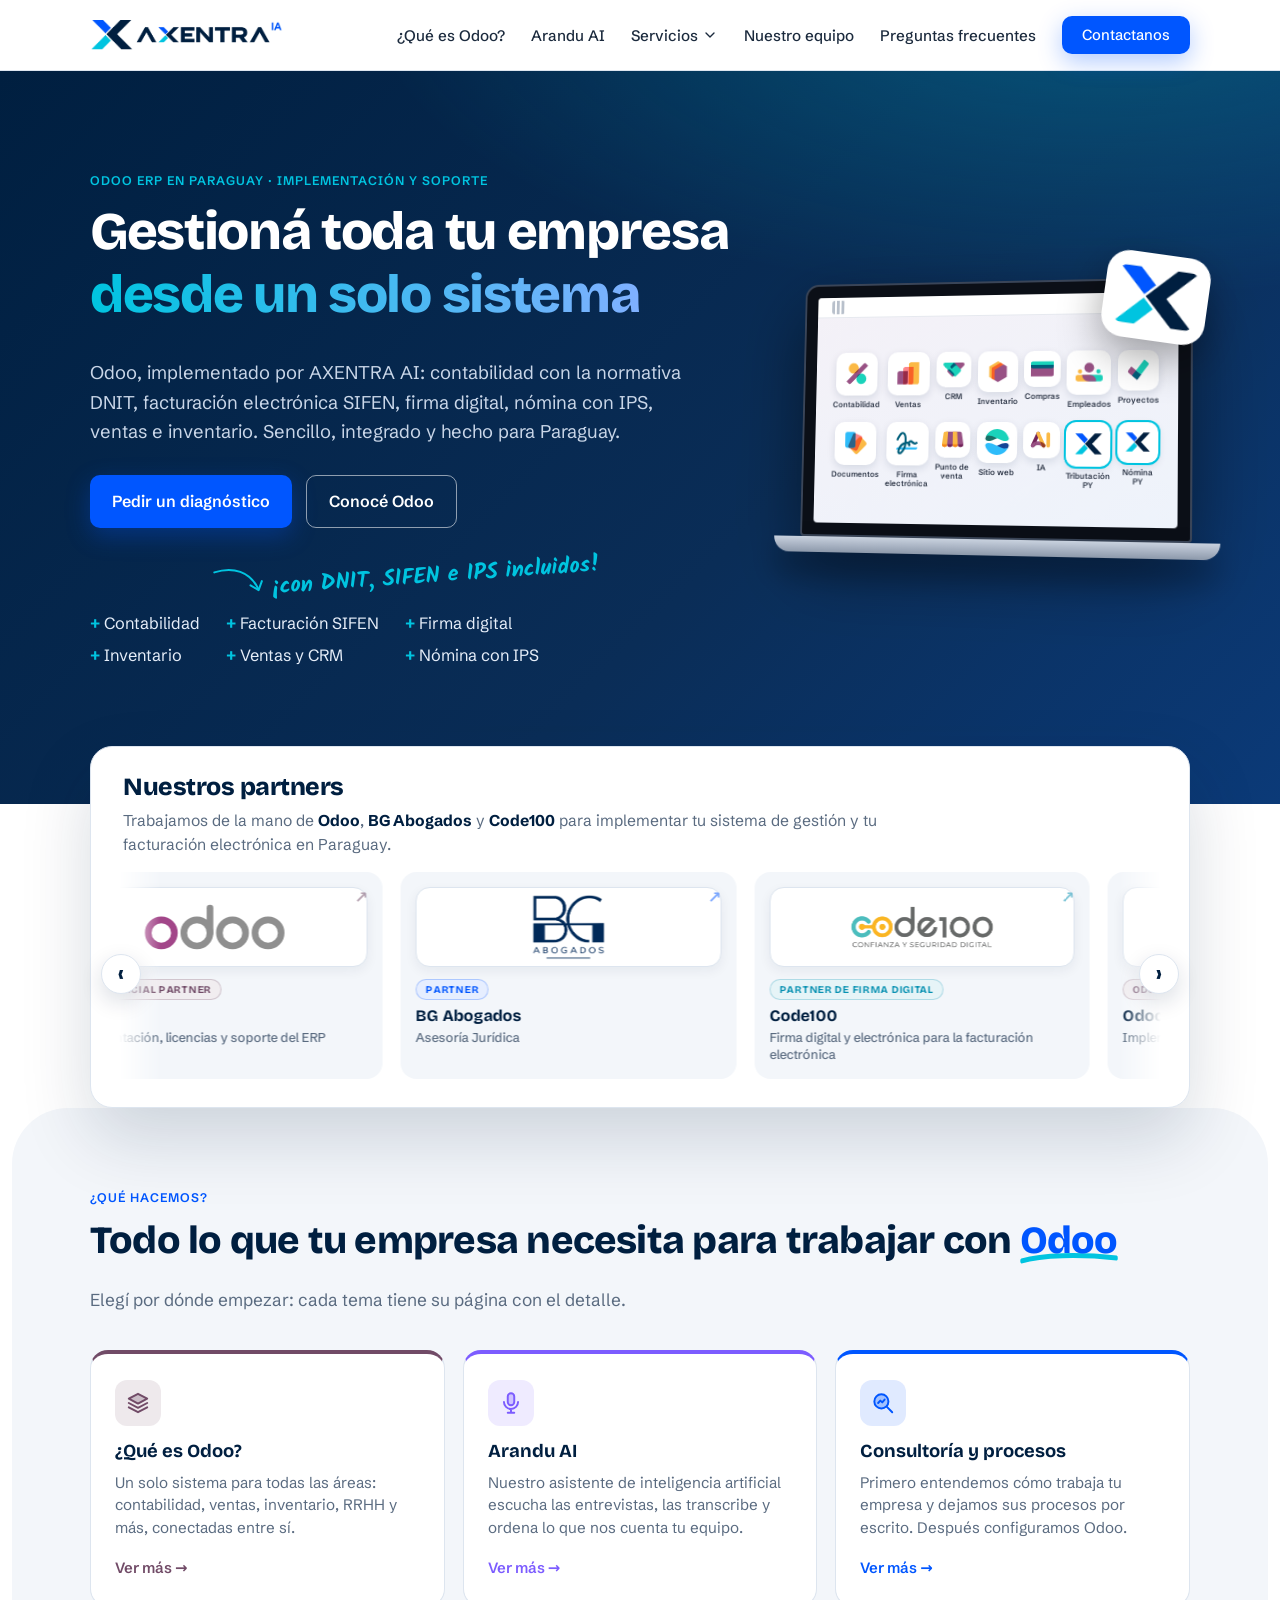
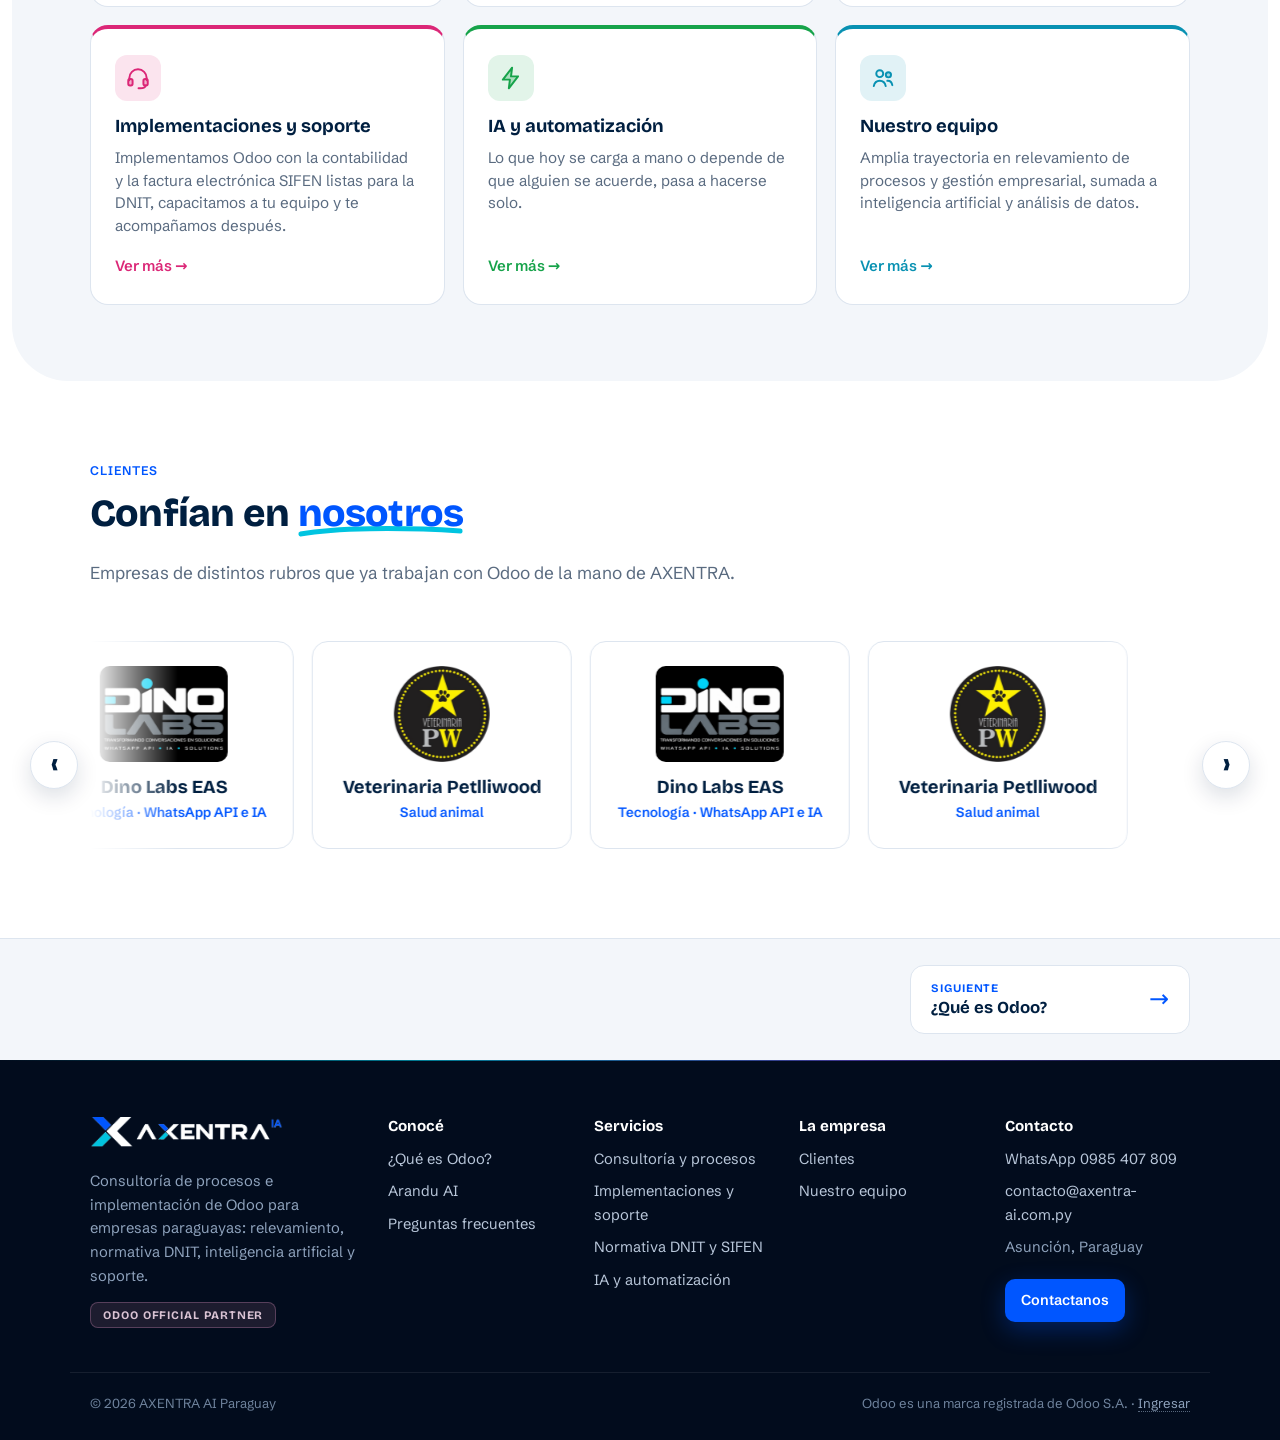
<file: index.html>
<!doctype html>
<html lang="es-PY">
<head>
<meta charset="utf-8">
<meta name="viewport" content="width=device-width, initial-scale=1">
<title>AXENTRA AI · Implementación de Odoo en Paraguay</title>
<meta name="description" content="AXENTRA AI implementa Odoo en empresas paraguayas de todos los rubros: diagnóstico, normativa DNIT, facturación electrónica SIFEN, nómina con IPS, inteligencia de negocios y soporte.">
<meta property="og:type" content="website">
<meta property="og:site_name" content="AXENTRA AI">
<meta property="og:locale" content="es_PY">
<meta property="og:title" content="AXENTRA AI · Implementación de Odoo en Paraguay">
<meta property="og:description" content="AXENTRA AI implementa Odoo en empresas paraguayas de todos los rubros: diagnóstico, normativa DNIT, facturación electrónica SIFEN, nómina con IPS, inteligencia de negocios y soporte.">
<meta property="og:url" content="https://www.axentra-ai.com.py/">
<meta property="og:image" content="https://www.axentra-ai.com.py/assets/arandu/arandu-ai-poster.jpg">
<link rel="icon" href="assets/axentra-x.png">
<link rel="stylesheet" href="css/01-base.css">
<link rel="stylesheet" href="css/02-efectos.css">
<link rel="stylesheet" href="css/03-carruseles-consultoria-asistente.css">
<link rel="stylesheet" href="css/04-ajustes-experiencia.css">
<link rel="stylesheet" href="css/05-iconos-servicios-dnit-entregables.css">
<link rel="stylesheet" href="css/06-odoo-equipo-preguntas.css">
<link rel="stylesheet" href="css/07-automatizacion-y-bi.css">
<link rel="stylesheet" href="css/08-dnit-y-metodo.css">
<link rel="stylesheet" href="css/09-equipo-contacto-pie.css">
<link rel="stylesheet" href="css/10-arandu-pantallas.css">
<link rel="stylesheet" href="css/11-automatizacion-visor.css">
<link rel="stylesheet" href="css/12-arandu-grafo.css">
<link rel="stylesheet" href="css/13-partners.css">
<link rel="stylesheet" href="css/14-equipo-arandu-video.css">
<link rel="stylesheet" href="css/15-pasos-contacto-pie-base.css">
<link rel="stylesheet" href="css/16-marco-paginas.css">
<script>/* enlaces viejos de la página única (ej. /#contacto) llevan a su página nueva */
(function () { var m = { odoo: 'odoo.html', 'en-accion': 'odoo.html#en-accion', asistente: 'arandu-ai.html', caminos: 'consultoria.html', 'como-trabajamos': 'consultoria.html',
  automatizacion: 'automatizacion.html', servicios: 'implementacion.html', normativa: 'implementacion.html#normativa', equipo: 'equipo.html',
  preguntas: 'preguntas.html', contacto: 'contacto.html' }; var h = location.hash.slice(1); if (m[h]) { location.replace(m[h]); } })();</script>
</head>
<body data-pagina="inicio">

<main id="contenido">
<section class="portada" id="inicio">
  <div class="contenedor">
    <div>
      <span class="etiqueta" style="color: var(--celeste)">Odoo ERP en Paraguay · Implementación y soporte</span>
      <h1>Gestioná toda tu empresa <span>desde un solo sistema</span></h1>
      <p>Odoo, implementado por AXENTRA AI: contabilidad con la normativa DNIT, facturación electrónica SIFEN, firma digital, nómina con IPS, ventas e inventario. Sencillo, integrado y hecho para Paraguay.</p>
      <div class="acciones">
        <a href="contacto.html?motivo=diagnostico" class="boton primario">Pedir un diagnóstico</a>
        <a href="odoo.html" class="boton secundario">Conocé Odoo</a>
      </div>
      <div class="nota-mano">
        <svg viewBox="0 0 80 60" aria-hidden="true"><path d="M70 6 C 40 4, 18 18, 12 46" fill="none" stroke="currentColor" stroke-width="3" stroke-linecap="round"/><path d="M4 36 L12 48 L22 38" fill="none" stroke="currentColor" stroke-width="3" stroke-linecap="round" stroke-linejoin="round"/></svg>
        <span>¡con DNIT, SIFEN e IPS incluidos!</span>
      </div>
      <ul class="modulos" id="lista-modulos"></ul>
    </div>
    <div class="visual-portada">
      <div class="notebook">
        <div class="pantalla-notebook">
          <div class="home-odoo">
            <div class="home-barra"><span></span><b>Empresa</b></div>
            <div class="home-apps" id="apps-portada"></div>
          </div>
        </div>
        <div class="base-notebook"></div>
      </div>
      <img class="x-sello" src="assets/axentra-x.png" alt="AXENTRA AI">
    </div>
  </div>
</section>

<section class="confianza">
  <div class="contenedor">
    <div class="confianza-tarjeta">
      <div class="confianza-texto">
        <h2 class="confianza-titulo" id="socios-titulo">Nuestros partners</h2>
        <p id="socios-texto"></p>
      </div>
      <div class="socios" id="lista-socios"></div>
    </div>
  </div>
</section>

<section class="seccion gris" id="que-hacemos-seccion">
  <div class="contenedor">
    <span class="etiqueta">¿Qué hacemos?</span>
    <h2 id="qh-titulo"></h2>
    <p class="intro" id="qh-texto"></p>
    <div class="que-hacemos" id="que-hacemos"></div>
  </div>
</section>

<section class="seccion" id="clientes">
  <div class="contenedor">
    <span class="etiqueta" id="clientes-etiqueta">Clientes</span>
    <h2 id="clientes-titulo">Confían en <em>nosotros</em></h2>
    <p class="intro" id="clientes-subtitulo">Empresas de distintos rubros que ya trabajan con Odoo de la mano de AXENTRA.</p>
    <div class="pestanas">
      <div class="pestanas-lista" role="tablist" aria-label="Clientes y testimonios">
        <button type="button" class="pestana" role="tab" id="tab-clientes" aria-controls="panel-clientes">Nuestros clientes</button>
        <button type="button" class="pestana" role="tab" id="tab-testimonios" aria-controls="testimonios">Lo que dicen</button>
      </div>
      <div class="pestana-panel" role="tabpanel" id="panel-clientes" aria-labelledby="tab-clientes">
        <div class="carrusel" aria-label="Clientes"><div class="pista" id="pista-clientes"></div></div>
      </div>
      <div class="pestana-panel" role="tabpanel" id="testimonios" aria-labelledby="tab-testimonios">
        <div class="carrusel" aria-label="Testimonios"><div class="pista" id="pista-testimonios"></div></div>
      </div>
    </div>
  </div>
</section>
</main>

<script src="assets/iconos.js"></script>
<script src="datos/general.js"></script>
<script src="datos/menu.js"></script>
<script src="datos/inicio.js"></script>
<script src="datos/portada.js"></script>
<script src="datos/odoo.js"></script>
<script src="datos/consultoria.js"></script>
<script src="datos/asistente.js"></script>
<script src="datos/automatizacion.js"></script>
<script src="datos/servicios.js"></script>
<script src="datos/normativa.js"></script>
<script src="datos/clientes.js"></script>
<script src="datos/equipo.js"></script>
<script src="datos/preguntas.js"></script>
<script src="js/base.js"></script>
<script src="js/marco.js"></script>
<script src="js/secciones/portada.js"></script>
<script src="js/secciones/inicio.js"></script>
<script src="js/secciones/clientes.js"></script>
<script src="js/whatsapp-flotante.js"></script>
<script src="js/pestanas.js"></script>
<script src="js/efectos.js"></script>
</body>
</html>
</file>
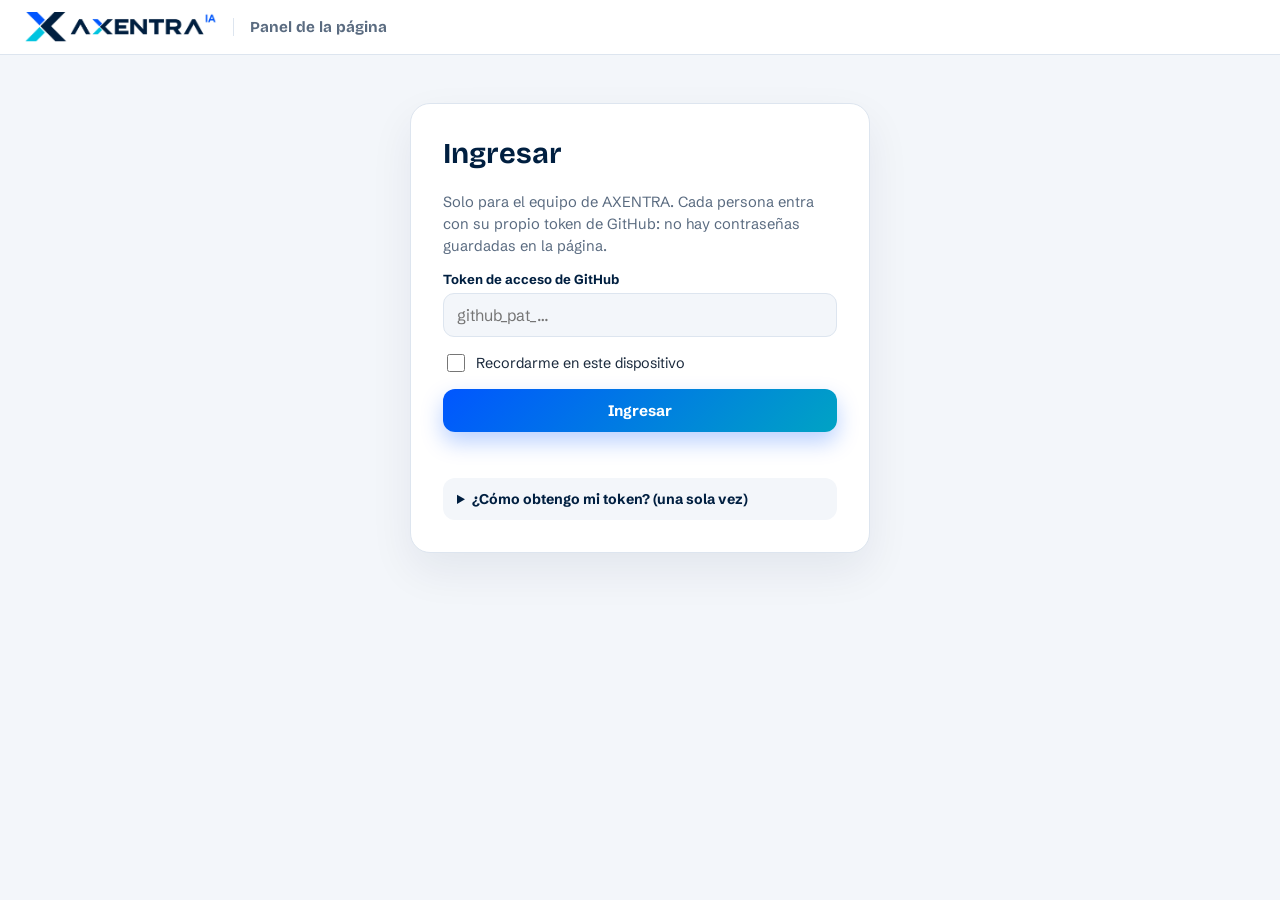
<file: admin/index.html>
<!DOCTYPE html>
<html lang="es">
<head>
<meta charset="utf-8">
<meta name="viewport" content="width=device-width, initial-scale=1">
<meta name="robots" content="noindex, nofollow">
<title>Panel · AXENTRA AI</title>
<link rel="icon" href="../assets/axentra-x.png">
<link rel="stylesheet" href="panel.css">
</head>
<body>

<header class="barra">
  <a href="../" class="barra-logo" title="Ver la página"><img src="../assets/axentra-logo.png" alt="AXENTRA AI"></a>
  <span class="barra-titulo">Panel de la página</span>
  <div class="barra-usuario" id="barra-usuario" hidden>
    <img id="usuario-foto" alt="">
    <span id="usuario-nombre"></span>
    <button type="button" class="boton chico secundario" id="boton-salir">Salir</button>
  </div>
</header>

<!-- Ingreso -->
<main class="ingreso" id="vista-ingreso">
  <form class="tarjeta ingreso-caja" id="formulario-ingreso" autocomplete="off">
    <h1>Ingresar</h1>
    <p class="sub">Solo para el equipo de AXENTRA. Cada persona entra con su propio token de GitHub: no hay contraseñas guardadas en la página.</p>
    <label class="campo"><span>Token de acceso de GitHub</span>
      <input type="password" id="token" placeholder="github_pat_…" required spellcheck="false">
    </label>
    <label class="check"><input type="checkbox" id="recordar"> Recordarme en este dispositivo</label>
    <button type="submit" class="boton primario ancho" id="boton-ingresar">Ingresar</button>
    <p class="error" id="error-ingreso" role="alert"></p>
    <details class="ayuda">
      <summary>¿Cómo obtengo mi token? (una sola vez)</summary>
      <ol>
        <li>Abrí este enlace (en el celular, desde el navegador, no desde la app de GitHub): <a href="https://github.com/settings/personal-access-tokens/new" target="_blank" rel="noopener"><b>crear token en GitHub</b></a>. Si te lo pide, iniciá sesión.</li>
        <li>Nombre (<b>Token name</b>): <i>Panel página AXENTRA</i>. Vencimiento (<b>Expiration</b>): el que prefieras, por ejemplo 1 año.</li>
        <li>En <b>Repository access</b> elegí <b>Only select repositories</b> y marcá <b id="ayuda-repo"></b>.</li>
        <li>En <b>Permissions → Repository permissions</b>, poné <b>Contents</b> en <b>Read and write</b>.</li>
        <li>Tocá <b>Generate token</b>, copiá el texto que empieza con <code>github_pat_</code> y pegalo acá.</li>
      </ol>
      <p>Guardá el token en un lugar seguro y no lo compartas: es tu llave para editar la página.</p>
    </details>
  </form>
</main>

<!-- Panel -->
<main class="panel" id="vista-panel" hidden>
  <nav class="pestanas" role="tablist" aria-label="Secciones">
    <button type="button" role="tab" class="pestana" data-seccion="equipo" aria-selected="true">Equipo</button>
    <button type="button" role="tab" class="pestana" data-seccion="clientes" aria-selected="false">Clientes</button>
    <button type="button" role="tab" class="pestana" data-seccion="partners" aria-selected="false">Partners</button>
  </nav>
  <div class="columnas">
    <section class="lista-caja tarjeta">
      <div class="lista-cabeza"><h2 id="lista-titulo"></h2><button type="button" class="boton chico primario" id="boton-agregar">+ Agregar</button></div>
      <p class="sub" id="lista-ayuda"></p>
      <details class="textos-seccion" id="textos-seccion" hidden></details>
      <ol class="lista" id="lista"></ol>
    </section>
    <section class="editor-caja tarjeta" id="editor" aria-live="polite"></section>
  </div>
</main>

<div class="guardar" id="barra-guardar" hidden>
  <span id="estado-guardar">Hay cambios sin guardar</span>
  <button type="button" class="boton chico secundario" id="boton-descartar">Descartar</button>
  <button type="button" class="boton primario" id="boton-guardar">Guardar y publicar</button>
</div>
<div class="aviso" id="aviso" role="status" hidden></div>

<script src="config.js"></script>
<script src="panel.js"></script>
</body>
</html>
</file>
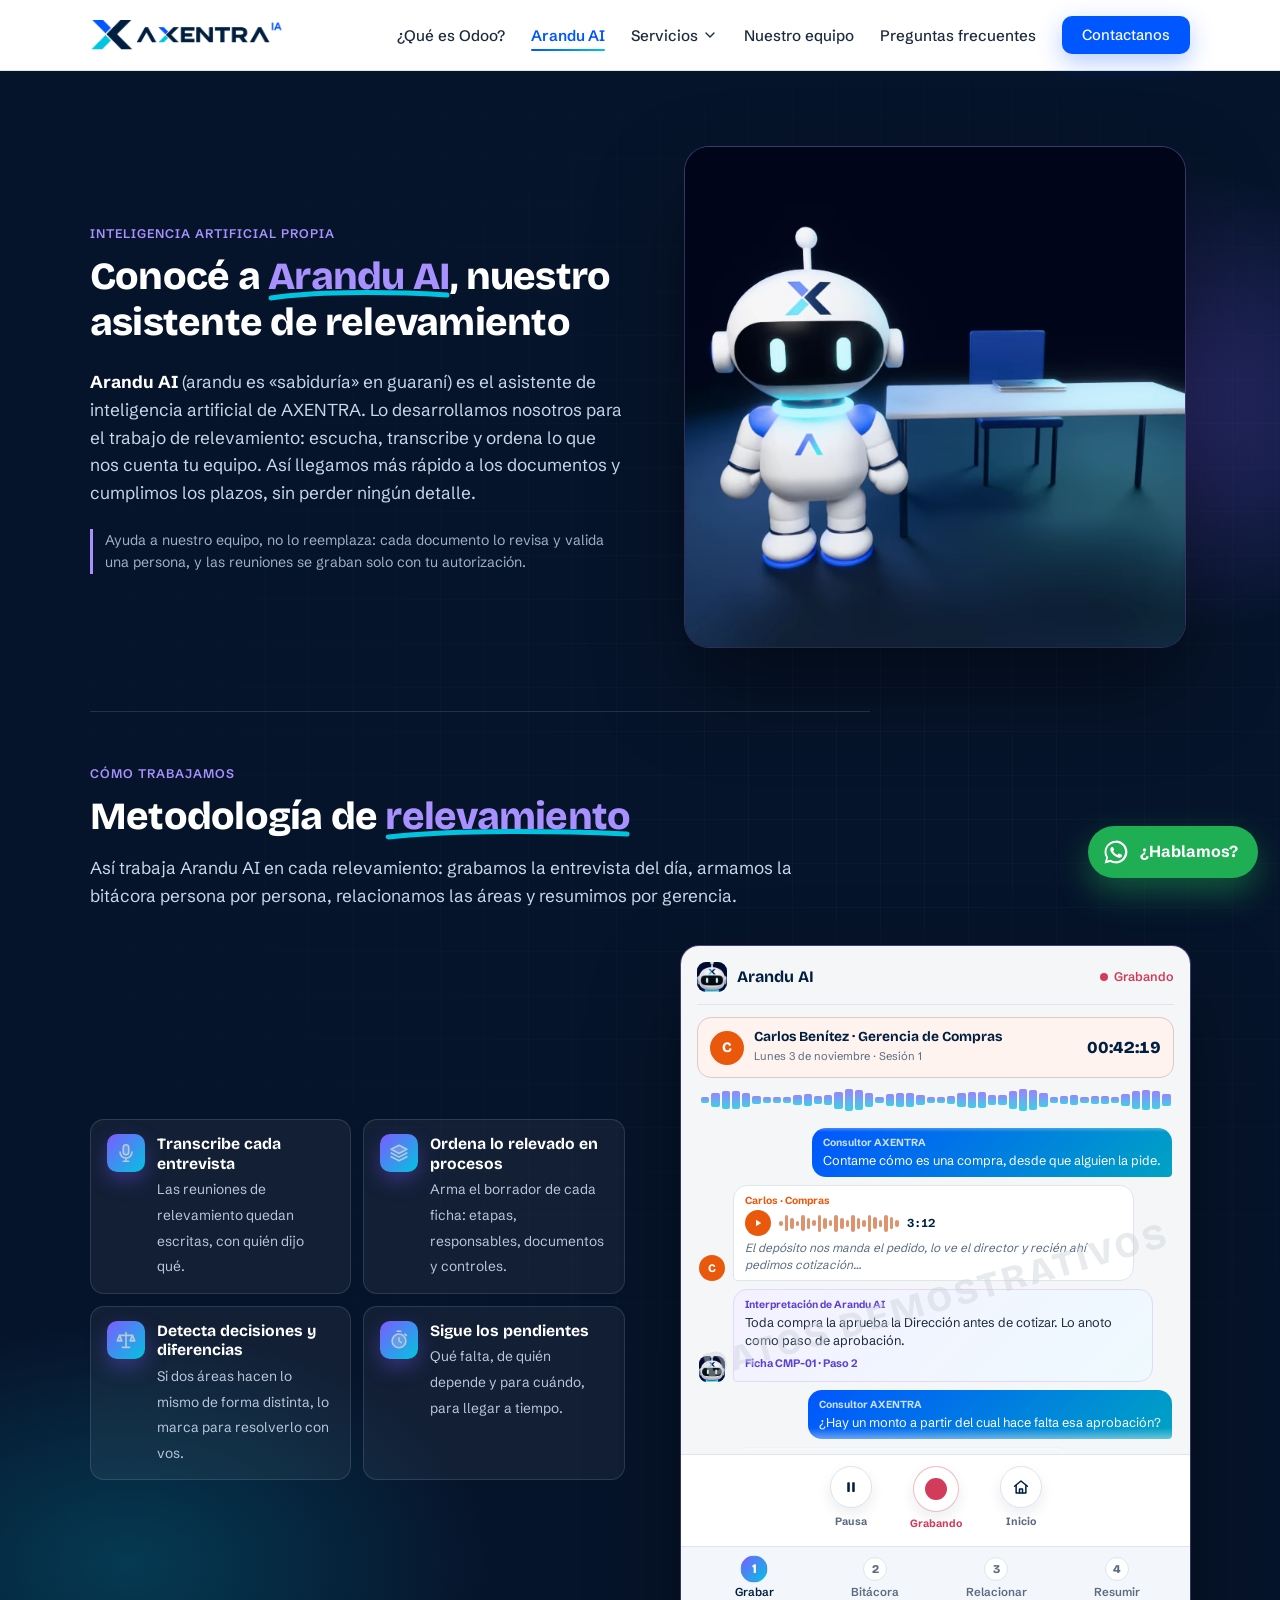
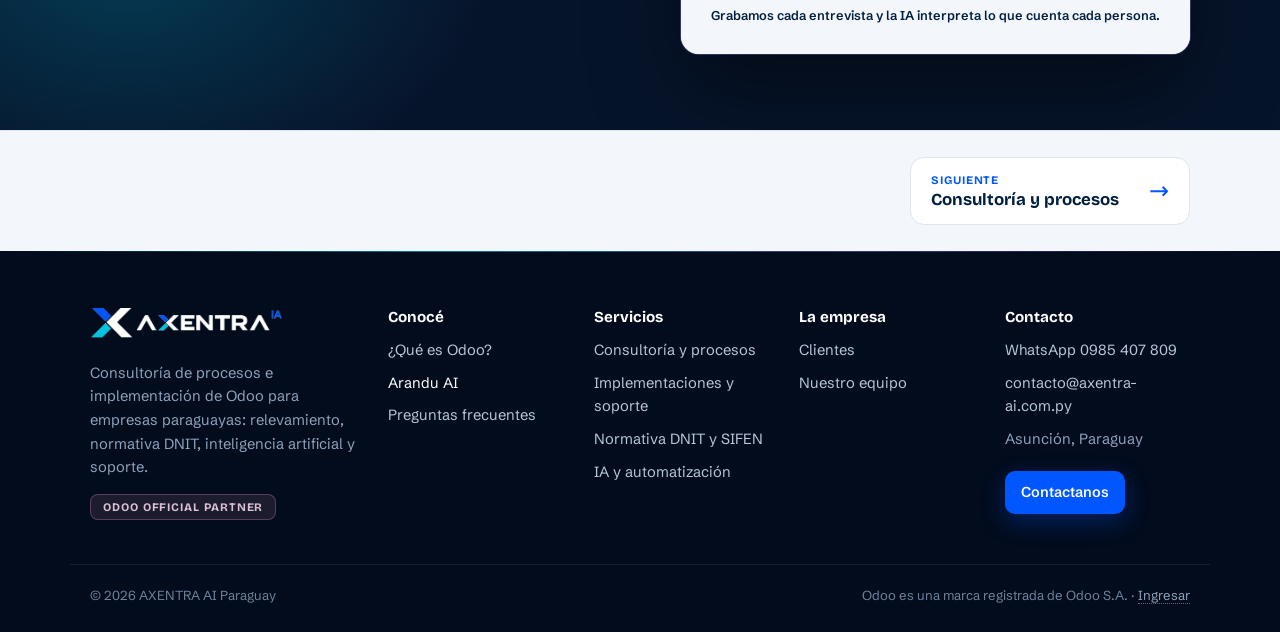
<file: arandu-ai.html>
<!doctype html>
<html lang="es-PY">
<head>
<meta charset="utf-8">
<meta name="viewport" content="width=device-width, initial-scale=1">
<title>Arandu AI · el asistente de relevamiento de AXENTRA</title>
<meta name="description" content="Arandu AI es el asistente de inteligencia artificial de AXENTRA: escucha las entrevistas de relevamiento, las transcribe y ordena lo que cuenta tu equipo.">
<meta property="og:type" content="website">
<meta property="og:site_name" content="AXENTRA AI">
<meta property="og:locale" content="es_PY">
<meta property="og:title" content="Arandu AI · el asistente de relevamiento de AXENTRA">
<meta property="og:description" content="Arandu AI es el asistente de inteligencia artificial de AXENTRA: escucha las entrevistas de relevamiento, las transcribe y ordena lo que cuenta tu equipo.">
<meta property="og:url" content="https://www.axentra-ai.com.py/arandu-ai.html">
<meta property="og:image" content="https://www.axentra-ai.com.py/assets/arandu/arandu-ai-poster.jpg">
<link rel="icon" href="assets/axentra-x.png">
<link rel="stylesheet" href="css/01-base.css">
<link rel="stylesheet" href="css/02-efectos.css">
<link rel="stylesheet" href="css/03-carruseles-consultoria-asistente.css">
<link rel="stylesheet" href="css/04-ajustes-experiencia.css">
<link rel="stylesheet" href="css/05-iconos-servicios-dnit-entregables.css">
<link rel="stylesheet" href="css/06-odoo-equipo-preguntas.css">
<link rel="stylesheet" href="css/07-automatizacion-y-bi.css">
<link rel="stylesheet" href="css/08-dnit-y-metodo.css">
<link rel="stylesheet" href="css/09-equipo-contacto-pie.css">
<link rel="stylesheet" href="css/10-arandu-pantallas.css">
<link rel="stylesheet" href="css/11-automatizacion-visor.css">
<link rel="stylesheet" href="css/12-arandu-grafo.css">
<link rel="stylesheet" href="css/13-partners.css">
<link rel="stylesheet" href="css/14-equipo-arandu-video.css">
<link rel="stylesheet" href="css/15-pasos-contacto-pie-base.css">
<link rel="stylesheet" href="css/16-marco-paginas.css">
</head>
<body data-pagina="arandu">

<main id="contenido">
<h1 class="visualmente-oculto">Arandu AI</h1>
<section class="seccion asistente" id="asistente">
  <div class="contenedor">
    <div class="asistente-grilla asistente-presentacion">
      <div>
        <span class="etiqueta">Inteligencia artificial propia</span>
        <h2 id="asistente-titulo"></h2>
        <p class="intro" id="asistente-texto"></p>
        <p class="asistente-nota" id="asistente-nota"></p>
      </div>
      <div class="asistente-video" id="asistente-video"></div>
    </div>
    <div class="asistente-metodo-cabeza">
      <span class="etiqueta">Cómo trabajamos</span>
      <h2 id="asistente-metodo-titulo"></h2>
      <p class="intro" id="asistente-metodo-texto"></p>
    </div>
    <div class="asistente-grilla asistente-detalle">
      <div class="capacidades grilla deslizable" id="asistente-capacidades"></div>
      <div class="marca-agua-cont ia-panel" id="asistente-demo"></div>
    </div>
  </div>
</section>
</main>

<script src="assets/iconos.js"></script>
<script src="datos/general.js"></script>
<script src="datos/menu.js"></script>
<script src="datos/inicio.js"></script>
<script src="datos/portada.js"></script>
<script src="datos/odoo.js"></script>
<script src="datos/consultoria.js"></script>
<script src="datos/asistente.js"></script>
<script src="datos/automatizacion.js"></script>
<script src="datos/servicios.js"></script>
<script src="datos/normativa.js"></script>
<script src="datos/clientes.js"></script>
<script src="datos/equipo.js"></script>
<script src="datos/preguntas.js"></script>
<script src="js/base.js"></script>
<script src="js/marco.js"></script>
<script src="js/secciones/asistente.js"></script>
<script src="js/whatsapp-flotante.js"></script>
<script src="js/pestanas.js"></script>
<script src="js/efectos.js"></script>
</body>
</html>
</file>
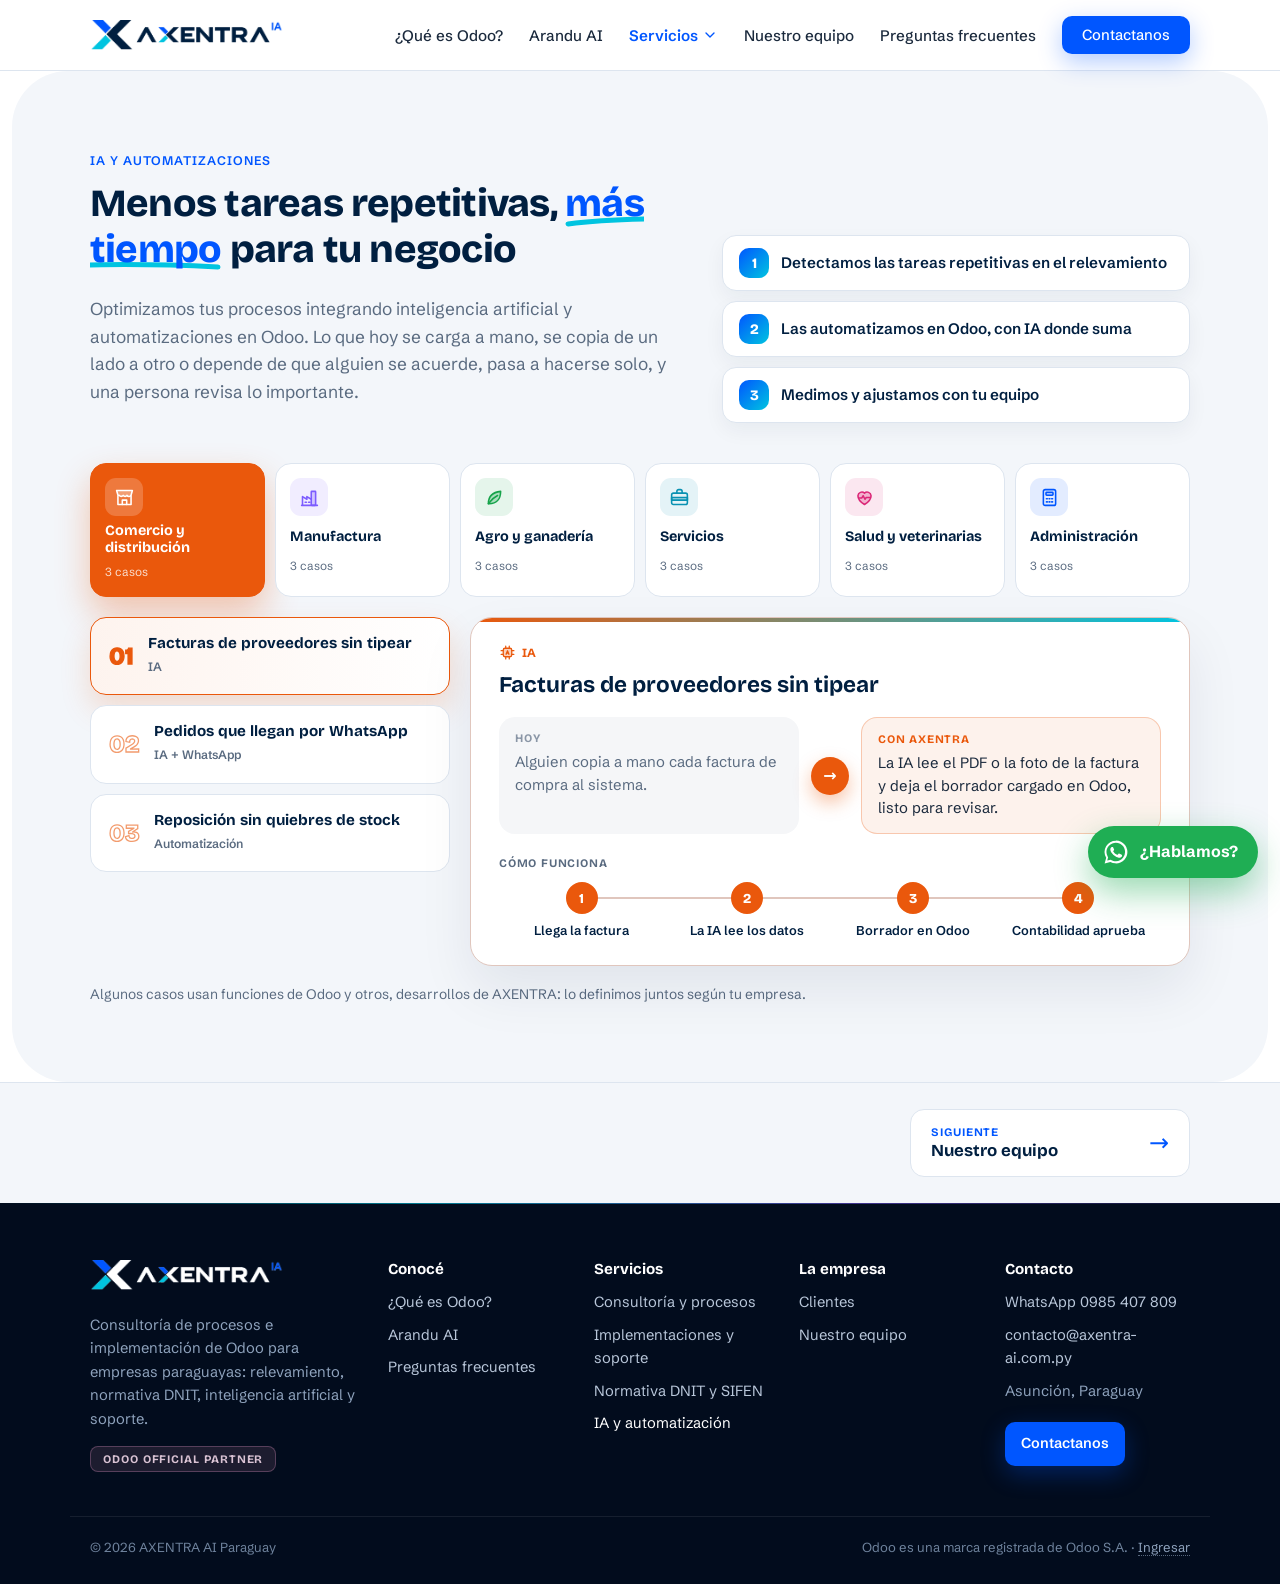
<file: automatizacion.html>
<!doctype html>
<html lang="es-PY">
<head>
<meta charset="utf-8">
<meta name="viewport" content="width=device-width, initial-scale=1">
<title>IA y automatizaciones en Odoo · AXENTRA AI</title>
<meta name="description" content="Integramos inteligencia artificial y automatizaciones en Odoo: lo que hoy se carga a mano pasa a hacerse solo, y una persona revisa lo importante.">
<meta property="og:type" content="website">
<meta property="og:site_name" content="AXENTRA AI">
<meta property="og:locale" content="es_PY">
<meta property="og:title" content="IA y automatizaciones en Odoo · AXENTRA AI">
<meta property="og:description" content="Integramos inteligencia artificial y automatizaciones en Odoo: lo que hoy se carga a mano pasa a hacerse solo, y una persona revisa lo importante.">
<meta property="og:url" content="https://www.axentra-ai.com.py/automatizacion.html">
<meta property="og:image" content="https://www.axentra-ai.com.py/assets/arandu/arandu-ai-poster.jpg">
<link rel="icon" href="assets/axentra-x.png">
<link rel="stylesheet" href="css/01-base.css">
<link rel="stylesheet" href="css/02-efectos.css">
<link rel="stylesheet" href="css/03-carruseles-consultoria-asistente.css">
<link rel="stylesheet" href="css/04-ajustes-experiencia.css">
<link rel="stylesheet" href="css/05-iconos-servicios-dnit-entregables.css">
<link rel="stylesheet" href="css/06-odoo-equipo-preguntas.css">
<link rel="stylesheet" href="css/07-automatizacion-y-bi.css">
<link rel="stylesheet" href="css/08-dnit-y-metodo.css">
<link rel="stylesheet" href="css/09-equipo-contacto-pie.css">
<link rel="stylesheet" href="css/10-arandu-pantallas.css">
<link rel="stylesheet" href="css/11-automatizacion-visor.css">
<link rel="stylesheet" href="css/12-arandu-grafo.css">
<link rel="stylesheet" href="css/13-partners.css">
<link rel="stylesheet" href="css/14-equipo-arandu-video.css">
<link rel="stylesheet" href="css/15-pasos-contacto-pie-base.css">
<link rel="stylesheet" href="css/16-marco-paginas.css">
</head>
<body data-pagina="automatizacion">

<main id="contenido">
<h1 class="visualmente-oculto">IA y automatizaciones</h1>
<section class="seccion gris" id="automatizacion">
  <div class="contenedor">
    <div class="auto-cabeza">
      <div>
        <span class="etiqueta">IA y automatizaciones</span>
        <h2>Menos tareas repetitivas, <em>más tiempo</em> para tu negocio</h2>
        <p class="intro">Optimizamos tus procesos integrando inteligencia artificial y automatizaciones en Odoo. Lo que hoy se carga a mano, se copia de un lado a otro o depende de que alguien se acuerde, pasa a hacerse solo, y una persona revisa lo importante.</p>
      </div>
      <ol class="auto-pasos" id="auto-pasos"></ol>
    </div>
    <div class="auto-visor" id="auto-pestanas"></div>
    <p class="auto-nota" id="auto-nota"></p>
  </div>
</section>
</main>

<script src="assets/iconos.js"></script>
<script src="datos/general.js"></script>
<script src="datos/menu.js"></script>
<script src="datos/inicio.js"></script>
<script src="datos/portada.js"></script>
<script src="datos/odoo.js"></script>
<script src="datos/consultoria.js"></script>
<script src="datos/asistente.js"></script>
<script src="datos/automatizacion.js"></script>
<script src="datos/servicios.js"></script>
<script src="datos/normativa.js"></script>
<script src="datos/clientes.js"></script>
<script src="datos/equipo.js"></script>
<script src="datos/preguntas.js"></script>
<script src="js/base.js"></script>
<script src="js/marco.js"></script>
<script src="js/secciones/automatizacion.js"></script>
<script src="js/whatsapp-flotante.js"></script>
<script src="js/pestanas.js"></script>
<script src="js/efectos.js"></script>
</body>
</html>
</file>
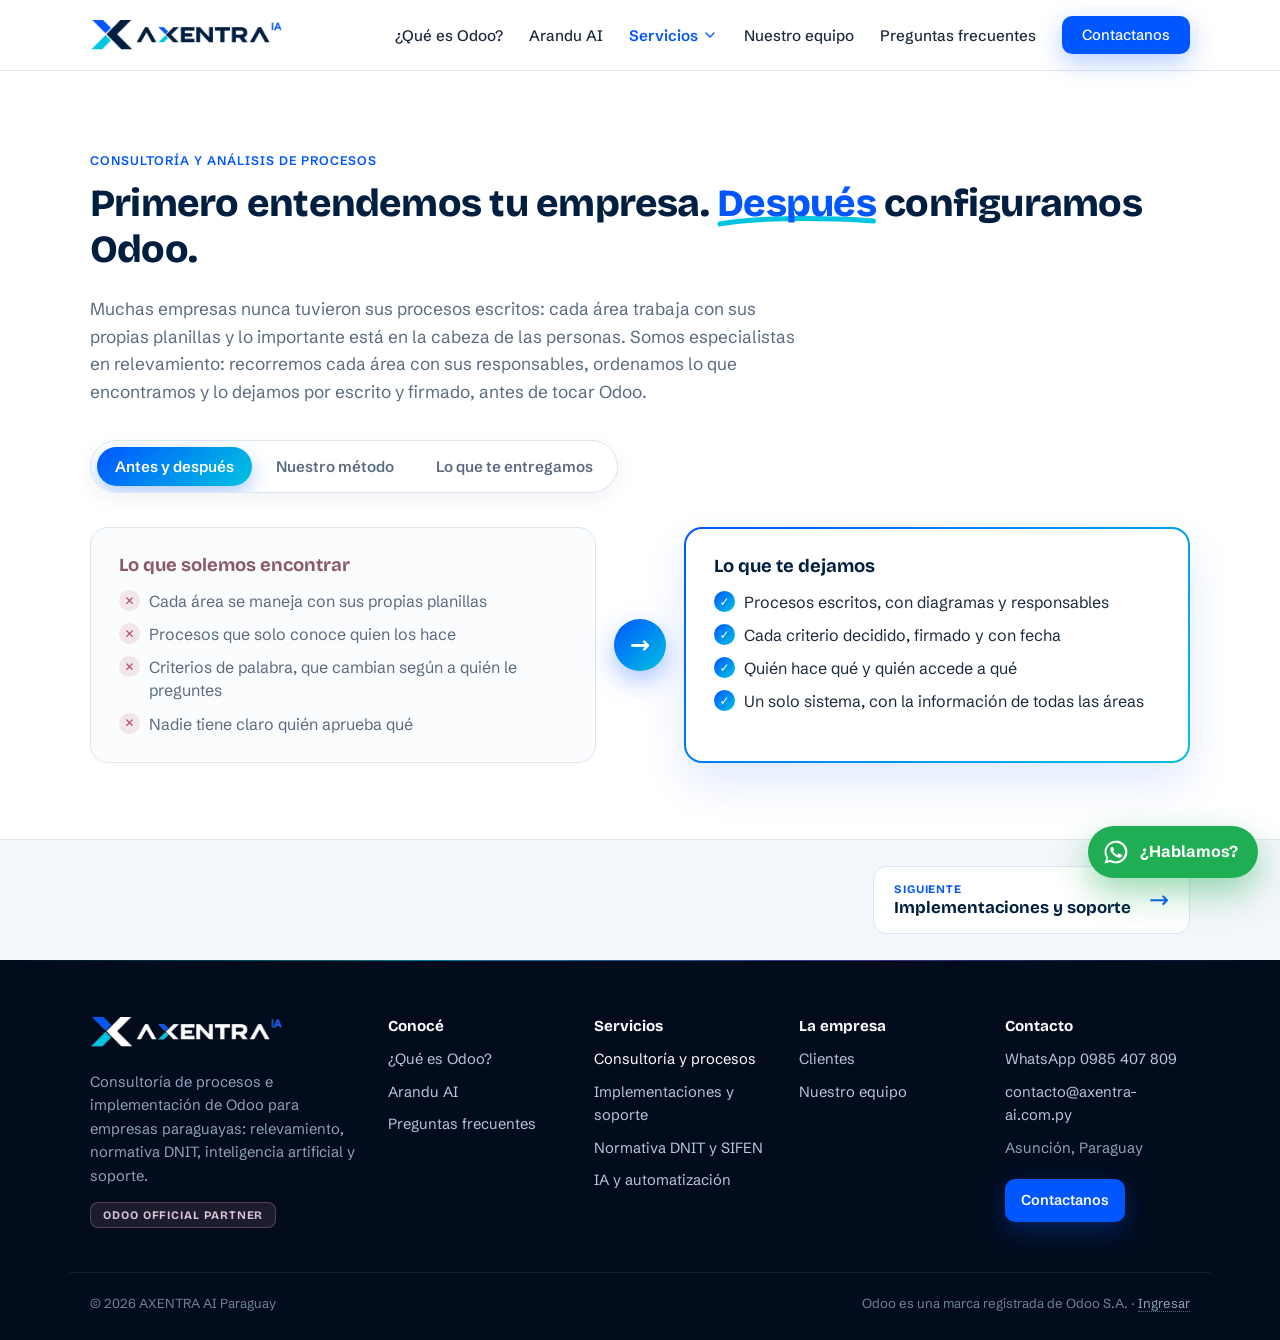
<file: consultoria.html>
<!doctype html>
<html lang="es-PY">
<head>
<meta charset="utf-8">
<meta name="viewport" content="width=device-width, initial-scale=1">
<title>Consultoría y análisis de procesos · AXENTRA AI</title>
<meta name="description" content="Primero entendemos tu empresa, después configuramos Odoo: relevamiento de procesos, documentos por escrito y firmados, y un plan por etapas.">
<meta property="og:type" content="website">
<meta property="og:site_name" content="AXENTRA AI">
<meta property="og:locale" content="es_PY">
<meta property="og:title" content="Consultoría y análisis de procesos · AXENTRA AI">
<meta property="og:description" content="Primero entendemos tu empresa, después configuramos Odoo: relevamiento de procesos, documentos por escrito y firmados, y un plan por etapas.">
<meta property="og:url" content="https://www.axentra-ai.com.py/consultoria.html">
<meta property="og:image" content="https://www.axentra-ai.com.py/assets/arandu/arandu-ai-poster.jpg">
<link rel="icon" href="assets/axentra-x.png">
<link rel="stylesheet" href="css/01-base.css">
<link rel="stylesheet" href="css/02-efectos.css">
<link rel="stylesheet" href="css/03-carruseles-consultoria-asistente.css">
<link rel="stylesheet" href="css/04-ajustes-experiencia.css">
<link rel="stylesheet" href="css/05-iconos-servicios-dnit-entregables.css">
<link rel="stylesheet" href="css/06-odoo-equipo-preguntas.css">
<link rel="stylesheet" href="css/07-automatizacion-y-bi.css">
<link rel="stylesheet" href="css/08-dnit-y-metodo.css">
<link rel="stylesheet" href="css/09-equipo-contacto-pie.css">
<link rel="stylesheet" href="css/10-arandu-pantallas.css">
<link rel="stylesheet" href="css/11-automatizacion-visor.css">
<link rel="stylesheet" href="css/12-arandu-grafo.css">
<link rel="stylesheet" href="css/13-partners.css">
<link rel="stylesheet" href="css/14-equipo-arandu-video.css">
<link rel="stylesheet" href="css/15-pasos-contacto-pie-base.css">
<link rel="stylesheet" href="css/16-marco-paginas.css">
</head>
<body data-pagina="consultoria">

<main id="contenido">
<h1 class="visualmente-oculto">Consultoría y análisis de procesos</h1>
<section class="seccion" id="como-trabajamos">
  <div class="contenedor">
    <span class="etiqueta">Consultoría y análisis de procesos</span>
    <h2>Primero entendemos tu empresa. <em>Después</em> configuramos Odoo.</h2>
    <p class="intro">Muchas empresas nunca tuvieron sus procesos escritos: cada área trabaja con sus propias planillas y lo importante está en la cabeza de las personas. Somos especialistas en relevamiento: recorremos cada área con sus responsables, ordenamos lo que encontramos y lo dejamos por escrito y firmado, antes de tocar Odoo.</p>
    <div class="pestanas" id="pestanas-metodo">
      <div class="pestanas-lista" role="tablist" aria-label="Consultoría">
        <button type="button" class="pestana" role="tab" id="tab-antes" aria-controls="panel-antes">Antes y después</button>
        <button type="button" class="pestana" role="tab" id="tab-metodo" aria-controls="panel-metodo">Nuestro método</button>
        <button type="button" class="pestana" role="tab" id="tab-entregables" aria-controls="panel-entregables">Lo que te entregamos</button>
      </div>
      <div class="pestana-panel" role="tabpanel" id="panel-antes" aria-labelledby="tab-antes"><div class="antes-despues" id="antes-despues"></div></div>
      <div class="pestana-panel" role="tabpanel" id="panel-metodo" aria-labelledby="tab-metodo"><div class="pasos" id="lista-pasos"></div></div>
      <div class="pestana-panel" role="tabpanel" id="panel-entregables" aria-labelledby="tab-entregables">
    <div class="metodo-doc">
      <div class="ejemplos" id="ejemplos" aria-roledescription="carrusel" aria-label="Ejemplos de entregables">
        <div class="ej-marco"><div class="ej-pista" id="ej-pista"></div></div>
        <div class="ej-controles">
          <button type="button" class="ej-btn" id="ej-ant" aria-label="Ejemplo anterior"><svg viewBox="0 0 24 24" aria-hidden="true"><path d="M15 5l-7 7 7 7"/></svg></button>
          <div class="ej-info"><b id="ej-nombre"></b><span id="ej-desc"></span><div class="ej-puntos" id="ej-puntos"></div></div>
          <button type="button" class="ej-btn" id="ej-sig" aria-label="Ejemplo siguiente"><svg viewBox="0 0 24 24" aria-hidden="true"><path d="M9 5l7 7-7 7"/></svg></button>
        </div>
      </div>
      <div>
        <h3 class="subtitulo">Lo que te entregamos por escrito</h3>
        <div class="entregables" id="lista-entregables"></div>
      </div>
    </div>
      </div>
    </div>
  </div>
</section>
</main>

<script src="assets/iconos.js"></script>
<script src="datos/general.js"></script>
<script src="datos/menu.js"></script>
<script src="datos/inicio.js"></script>
<script src="datos/portada.js"></script>
<script src="datos/odoo.js"></script>
<script src="datos/consultoria.js"></script>
<script src="datos/asistente.js"></script>
<script src="datos/automatizacion.js"></script>
<script src="datos/servicios.js"></script>
<script src="datos/normativa.js"></script>
<script src="datos/clientes.js"></script>
<script src="datos/equipo.js"></script>
<script src="datos/preguntas.js"></script>
<script src="js/base.js"></script>
<script src="js/marco.js"></script>
<script src="js/secciones/consultoria.js"></script>
<script src="js/whatsapp-flotante.js"></script>
<script src="js/pestanas.js"></script>
<script src="js/efectos.js"></script>
</body>
</html>
</file>
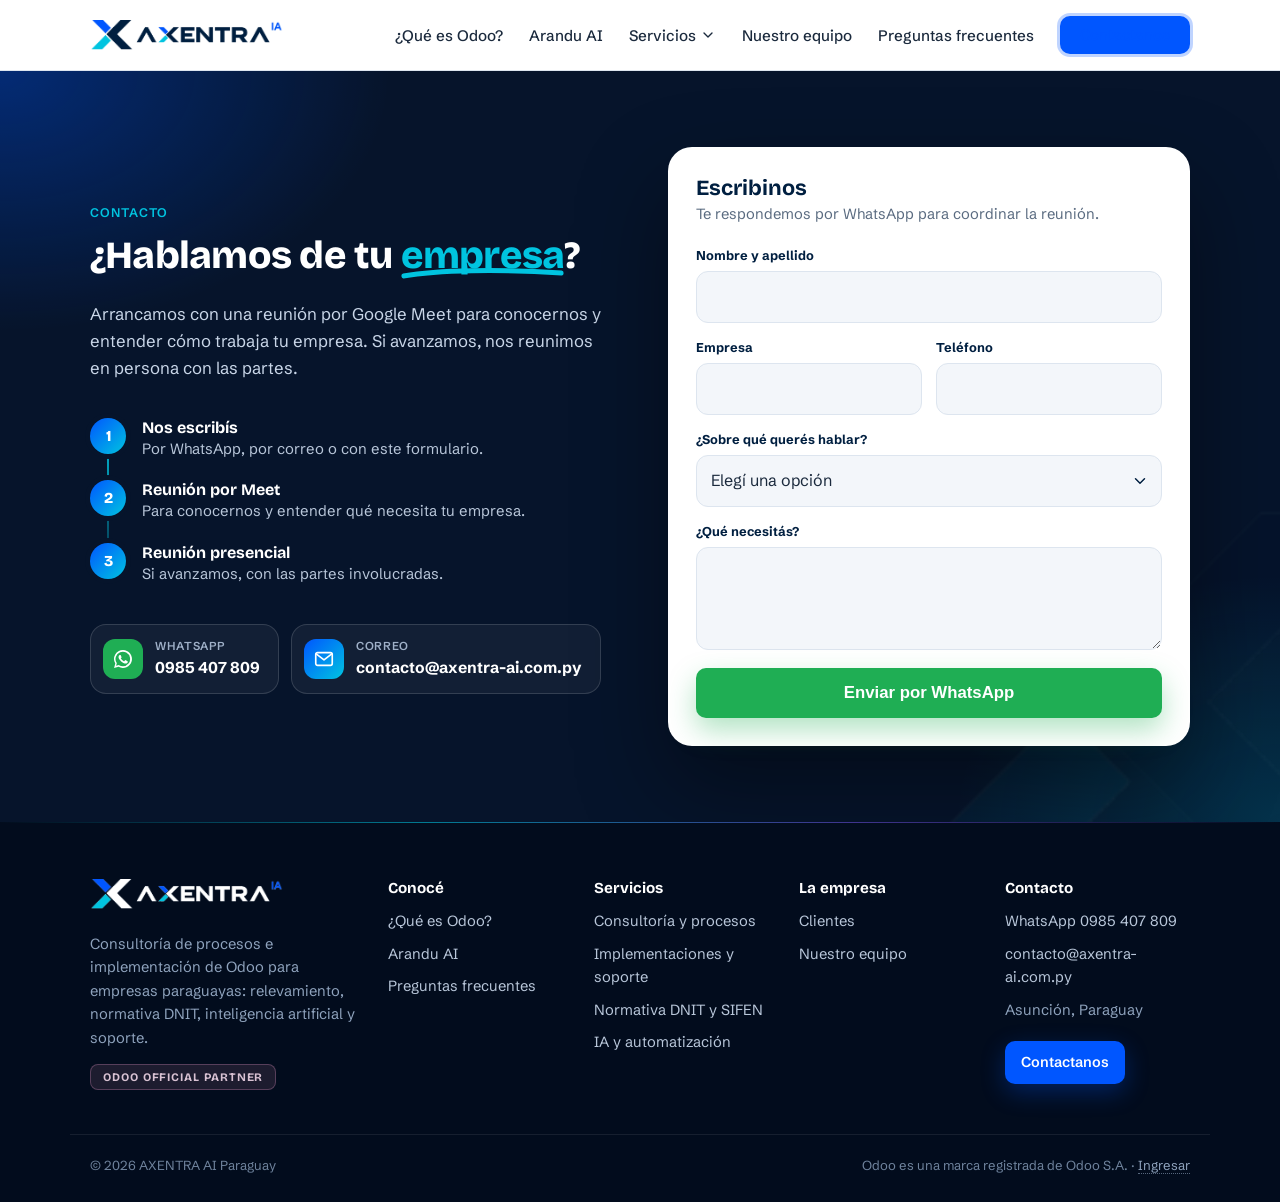
<file: contacto.html>
<!doctype html>
<html lang="es-PY">
<head>
<meta charset="utf-8">
<meta name="viewport" content="width=device-width, initial-scale=1">
<title>Contacto · AXENTRA AI</title>
<meta name="description" content="Coordiná una reunión por Google Meet con AXENTRA AI: escribinos por WhatsApp, por correo o con el formulario.">
<meta property="og:type" content="website">
<meta property="og:site_name" content="AXENTRA AI">
<meta property="og:locale" content="es_PY">
<meta property="og:title" content="Contacto · AXENTRA AI">
<meta property="og:description" content="Coordiná una reunión por Google Meet con AXENTRA AI: escribinos por WhatsApp, por correo o con el formulario.">
<meta property="og:url" content="https://www.axentra-ai.com.py/contacto.html">
<meta property="og:image" content="https://www.axentra-ai.com.py/assets/arandu/arandu-ai-poster.jpg">
<link rel="icon" href="assets/axentra-x.png">
<script>if (location.hash === '#preguntas') { location.replace('preguntas.html'); }</script>
<link rel="stylesheet" href="css/01-base.css">
<link rel="stylesheet" href="css/02-efectos.css">
<link rel="stylesheet" href="css/03-carruseles-consultoria-asistente.css">
<link rel="stylesheet" href="css/04-ajustes-experiencia.css">
<link rel="stylesheet" href="css/05-iconos-servicios-dnit-entregables.css">
<link rel="stylesheet" href="css/06-odoo-equipo-preguntas.css">
<link rel="stylesheet" href="css/07-automatizacion-y-bi.css">
<link rel="stylesheet" href="css/08-dnit-y-metodo.css">
<link rel="stylesheet" href="css/09-equipo-contacto-pie.css">
<link rel="stylesheet" href="css/10-arandu-pantallas.css">
<link rel="stylesheet" href="css/11-automatizacion-visor.css">
<link rel="stylesheet" href="css/12-arandu-grafo.css">
<link rel="stylesheet" href="css/13-partners.css">
<link rel="stylesheet" href="css/14-equipo-arandu-video.css">
<link rel="stylesheet" href="css/15-pasos-contacto-pie-base.css">
<link rel="stylesheet" href="css/16-marco-paginas.css">
</head>
<body data-pagina="contacto">

<main id="contenido">
<h1 class="visualmente-oculto">Contacto</h1>
<section class="seccion contacto" id="contacto">
  <div class="contenedor contacto-grilla">
    <div class="contacto-texto">
      <span class="etiqueta">Contacto</span>
      <h2>¿Hablamos de tu <em>empresa</em>?</h2>
      <p class="intro">Arrancamos con una reunión por Google Meet para conocernos y entender cómo trabaja tu empresa. Si avanzamos, nos reunimos en persona con las partes.</p>
      <ol class="contacto-pasos">
        <li><span>1</span><div><b>Nos escribís</b>Por WhatsApp, por correo o con este formulario.</div></li>
        <li><span>2</span><div><b>Reunión por Meet</b>Para conocernos y entender qué necesita tu empresa.</div></li>
        <li><span>3</span><div><b>Reunión presencial</b>Si avanzamos, con las partes involucradas.</div></li>
      </ol>
      <div class="contacto-directo">
        <a id="enlace-whatsapp" href="#" target="_blank" rel="noopener"><i class="cd-ico wa"><svg viewBox="0 0 32 32" aria-hidden="true"><path fill="currentColor" d="M16 3a13 13 0 0 0-11.2 19.6L3 29l6.6-1.7A13 13 0 1 0 16 3zm0 23.6c-2 0-4-.6-5.7-1.6l-.4-.2-3.9 1 1-3.8-.3-.4A10.6 10.6 0 1 1 16 26.6zm5.8-7.9c-.3-.2-1.9-.9-2.2-1s-.5-.2-.7.2-.8 1-1 1.2-.4.2-.7.1a8.7 8.7 0 0 1-4.3-3.8c-.3-.6.3-.5.9-1.7.1-.2 0-.4 0-.5l-1-2.4c-.3-.6-.5-.5-.7-.5h-.6a1.2 1.2 0 0 0-.9.4 3.7 3.7 0 0 0-1.1 2.7 6.5 6.5 0 0 0 1.4 3.4 14.6 14.6 0 0 0 5.6 4.9c2.1.9 2.9 1 4 .8a3.3 3.3 0 0 0 2.2-1.5 2.7 2.7 0 0 0 .2-1.5c-.1-.2-.3-.3-.6-.4z"/></svg></i><span><small>WhatsApp</small><b id="numero-whatsapp"></b></span></a>
        <a id="enlace-correo" href="#"><i class="cd-ico"><svg viewBox="0 0 24 24" aria-hidden="true"><rect x="3" y="5" width="18" height="14" rx="2"/><path d="M3.5 6.5l8.5 6.5 8.5-6.5"/></svg></i><span><small>Correo</small><b id="texto-correo"></b></span></a>
      </div>
    </div>
    <form class="formulario contacto-form" id="formulario-contacto">
      <div class="cf-cabeza"><b>Escribinos</b><span>Te respondemos por WhatsApp para coordinar la reunión.</span></div>
      <label class="cf-campo cf-ancho"><span>Nombre y apellido</span><input name="nombre" autocomplete="name" required></label>
      <label class="cf-campo"><span>Empresa</span><input name="empresa" autocomplete="organization"></label>
      <label class="cf-campo"><span>Teléfono</span><input name="telefono" autocomplete="tel" inputmode="tel"></label>
      <label class="cf-campo cf-ancho"><span>¿Sobre qué querés hablar?</span><select name="motivo" id="cf-motivo"></select></label>
      <label class="cf-campo cf-ancho"><span>¿Qué necesitás?</span><textarea name="mensaje" rows="3" required></textarea></label>
      <button class="boton whatsapp" type="submit">Enviar por WhatsApp</button>
    </form>
  </div>
</section>
</main>

<script src="assets/iconos.js"></script>
<script src="datos/general.js"></script>
<script src="datos/menu.js"></script>
<script src="datos/inicio.js"></script>
<script src="datos/portada.js"></script>
<script src="datos/odoo.js"></script>
<script src="datos/consultoria.js"></script>
<script src="datos/asistente.js"></script>
<script src="datos/automatizacion.js"></script>
<script src="datos/servicios.js"></script>
<script src="datos/normativa.js"></script>
<script src="datos/clientes.js"></script>
<script src="datos/equipo.js"></script>
<script src="datos/preguntas.js"></script>
<script src="js/base.js"></script>
<script src="js/marco.js"></script>
<script src="js/secciones/contacto.js"></script>
<script src="js/whatsapp-flotante.js"></script>
<script src="js/pestanas.js"></script>
<script src="js/efectos.js"></script>
</body>
</html>
</file>
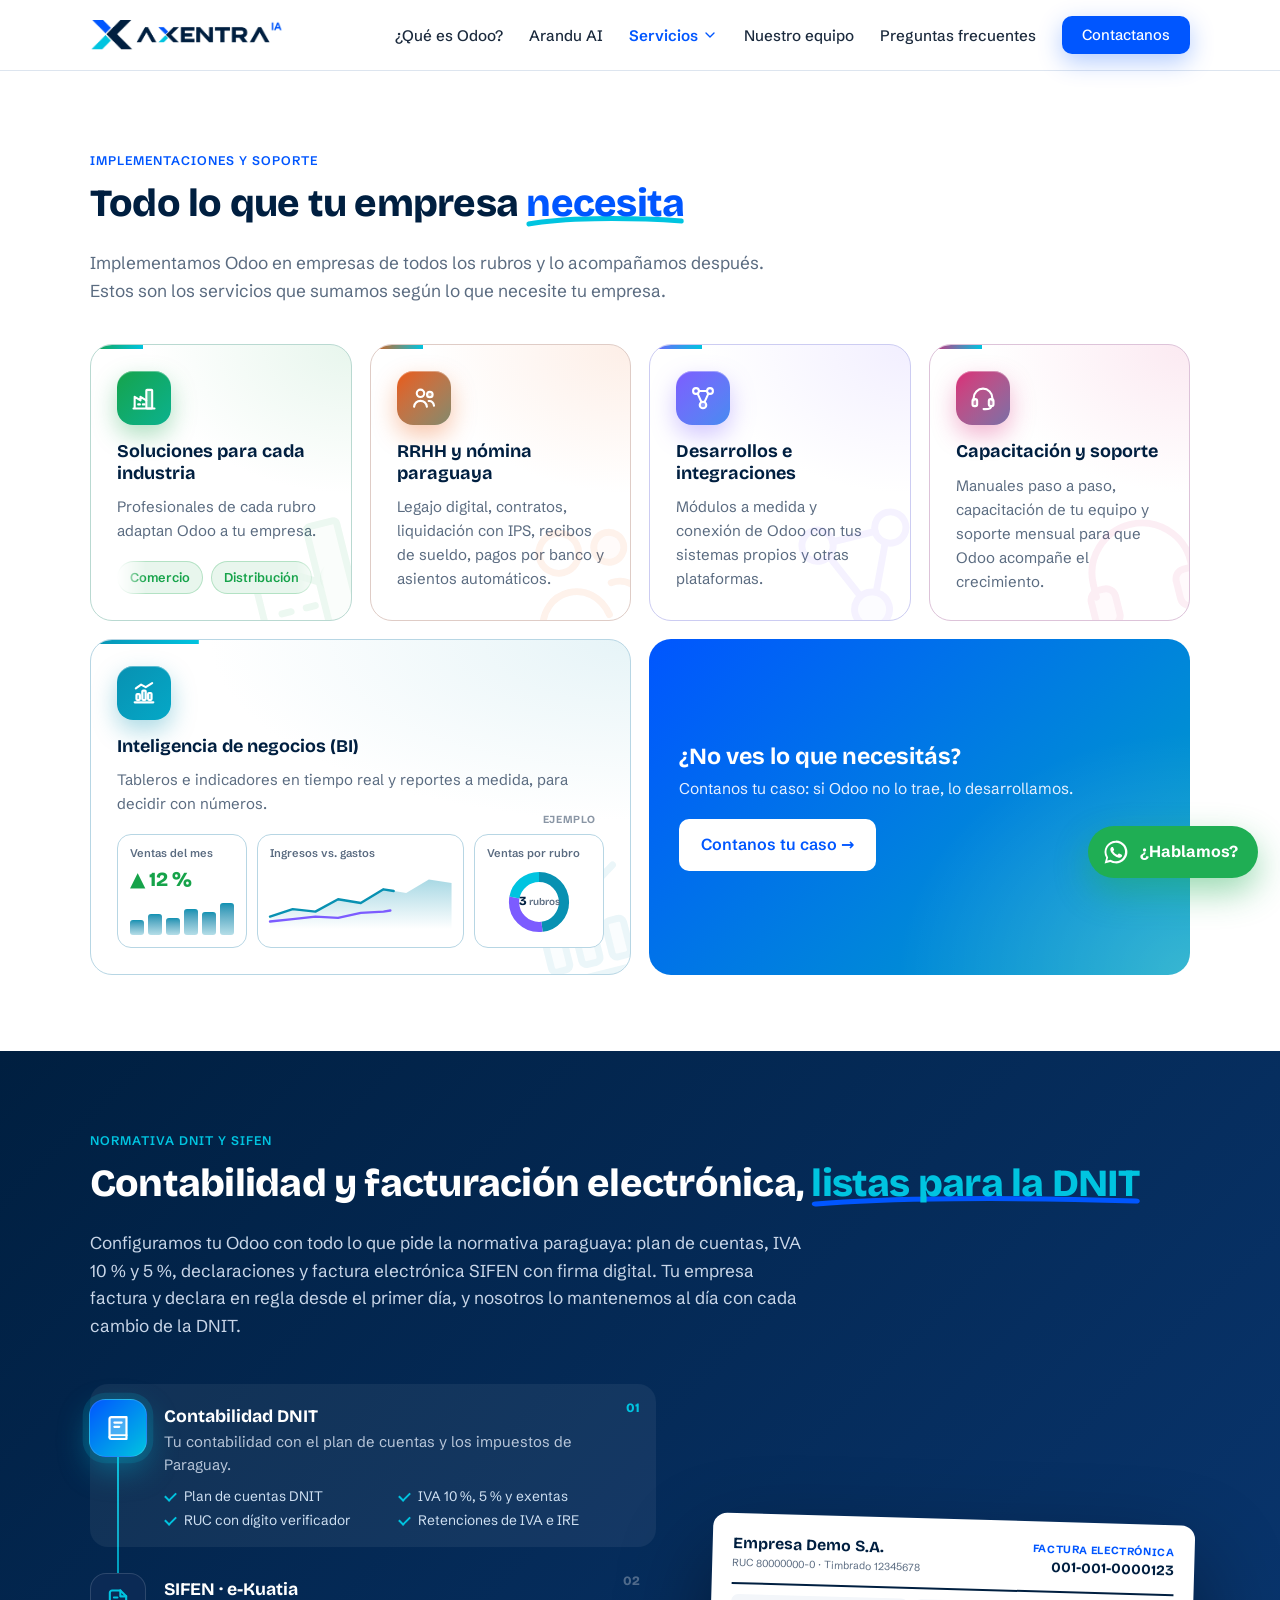
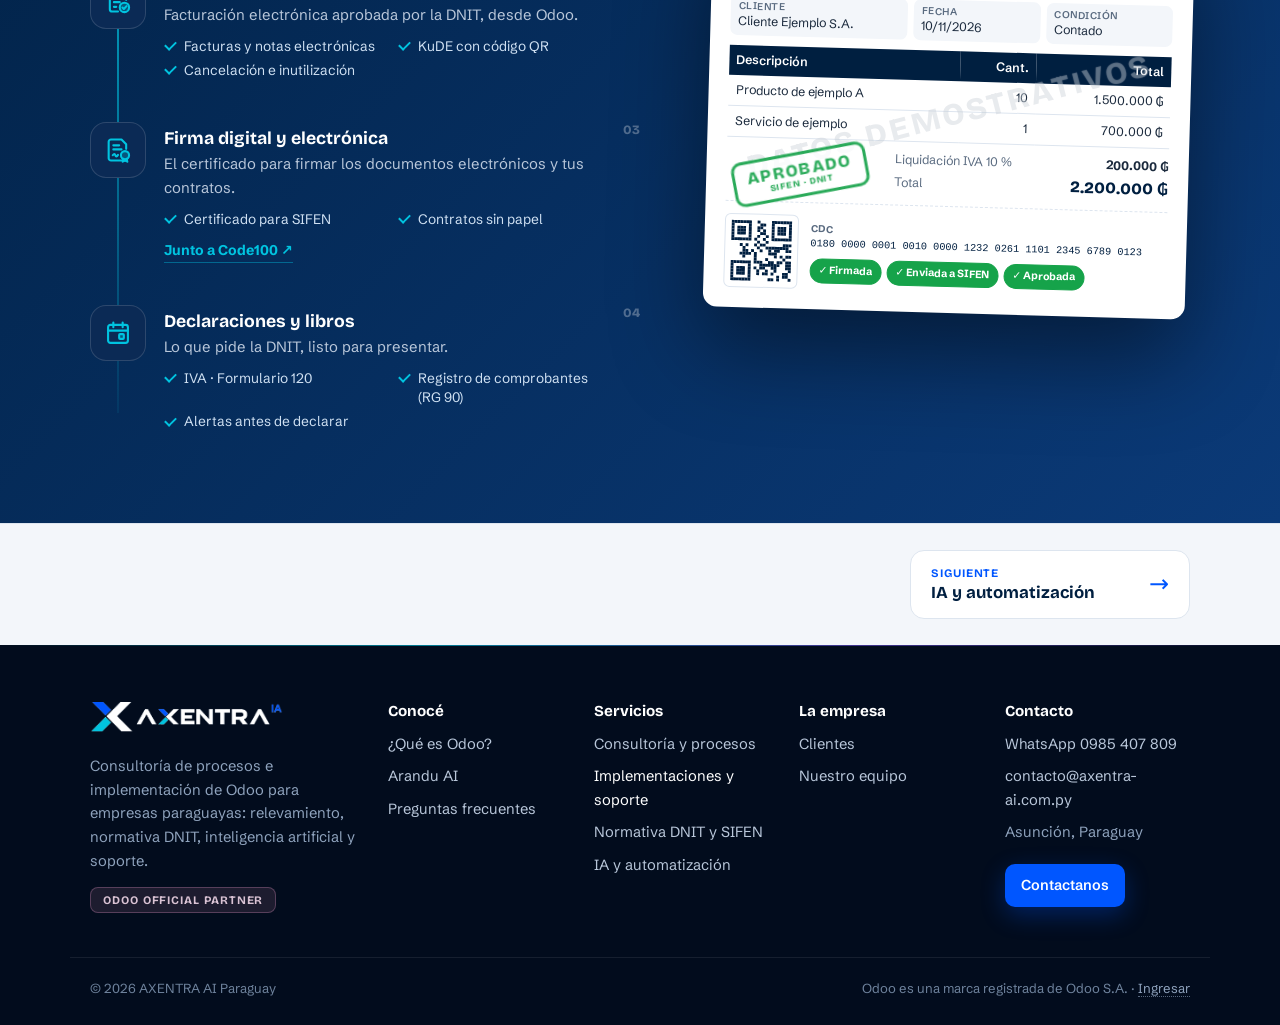
<file: dnit-sifen.html>
<!doctype html>
<html lang="es-PY">
<head>
<meta charset="utf-8">
<title>Normativa DNIT y SIFEN · AXENTRA AI</title>
<meta name="robots" content="noindex">
<link rel="canonical" href="https://www.axentra-ai.com.py/implementacion.html#normativa">
<meta http-equiv="refresh" content="0; url=implementacion.html#normativa">
<script>location.replace('implementacion.html#normativa');</script>
</head>
<body>
<p>Esta información ahora está en <a href="implementacion.html#normativa">Implementaciones y soporte</a>.</p>
</body>
</html>
</file>
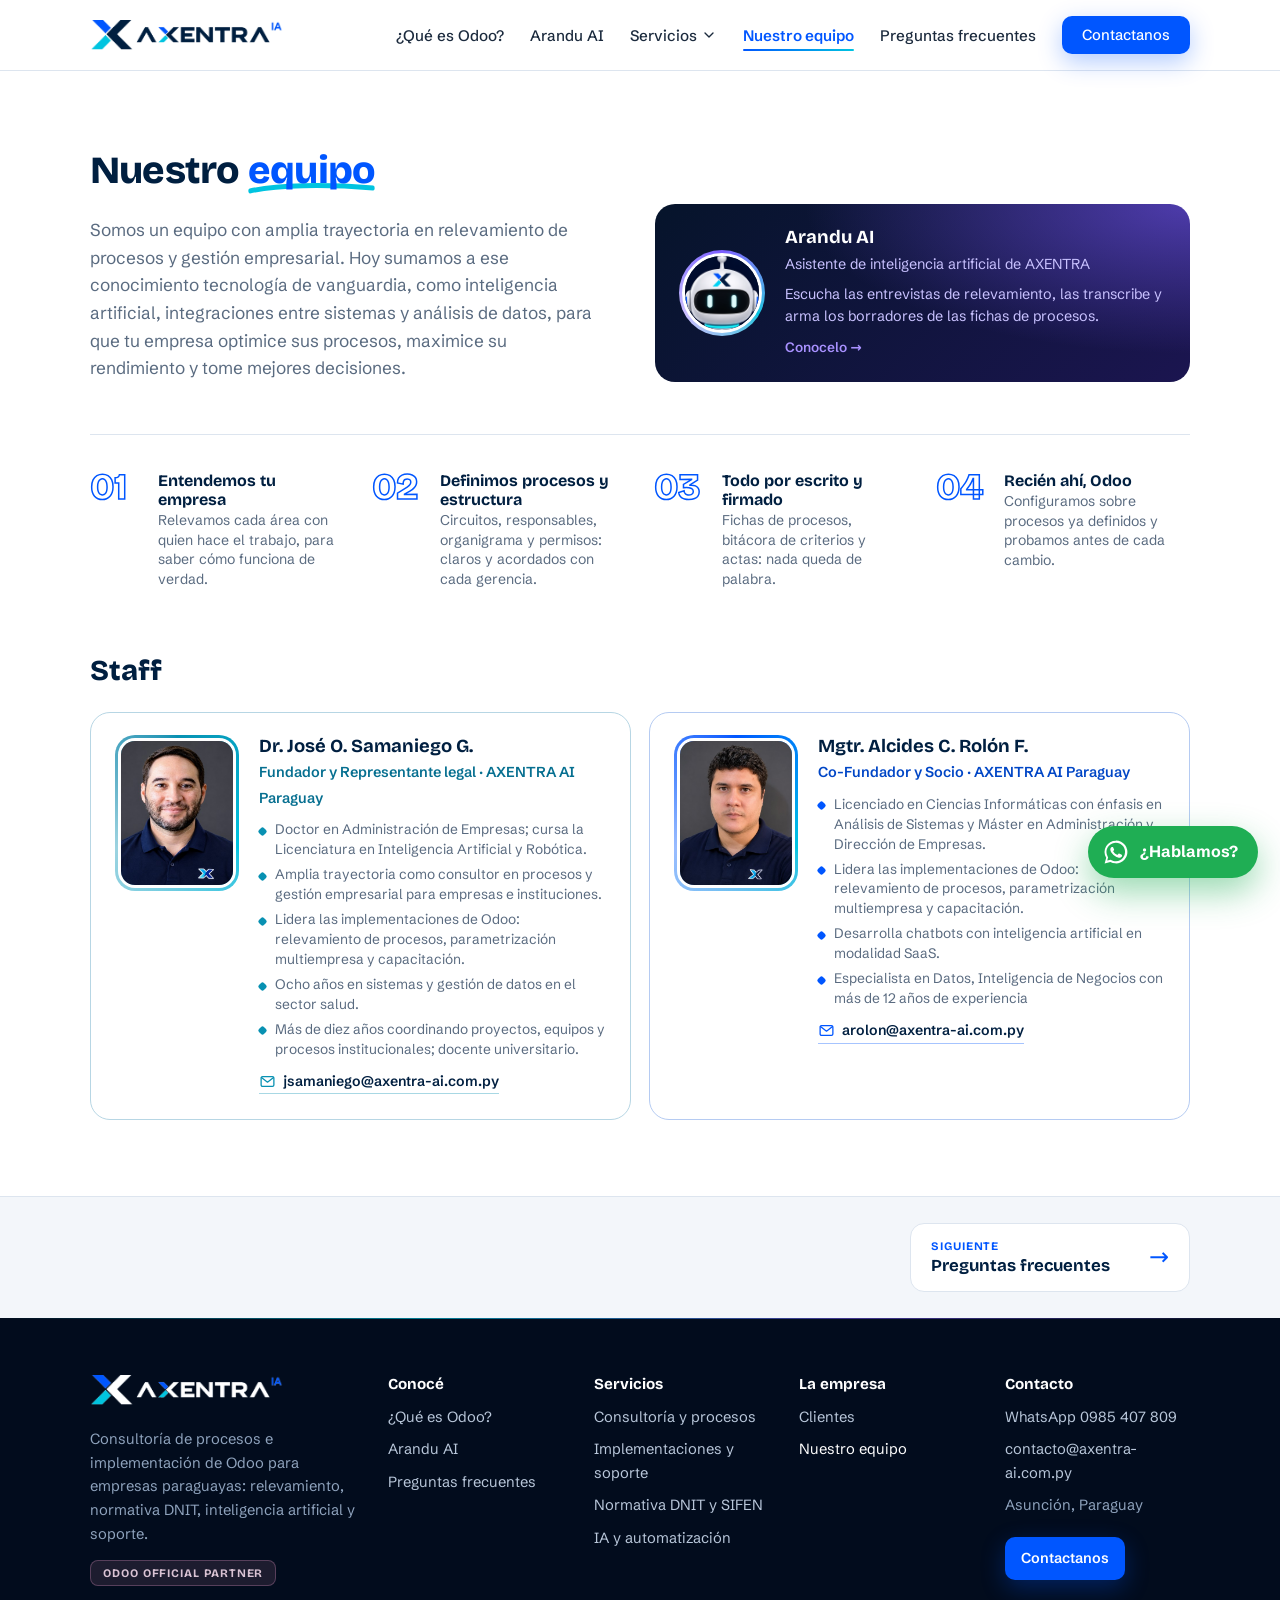
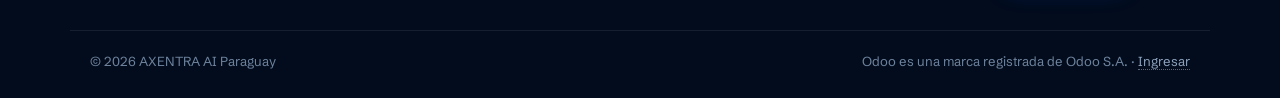
<file: equipo.html>
<!doctype html>
<html lang="es-PY">
<head>
<meta charset="utf-8">
<meta name="viewport" content="width=device-width, initial-scale=1">
<title>Nuestro equipo · AXENTRA AI</title>
<meta name="description" content="Consultores en procesos con base en Paraguay, apoyados por Arandu AI, nuestro asistente de inteligencia artificial.">
<meta property="og:type" content="website">
<meta property="og:site_name" content="AXENTRA AI">
<meta property="og:locale" content="es_PY">
<meta property="og:title" content="Nuestro equipo · AXENTRA AI">
<meta property="og:description" content="Consultores en procesos con base en Paraguay, apoyados por Arandu AI, nuestro asistente de inteligencia artificial.">
<meta property="og:url" content="https://www.axentra-ai.com.py/equipo.html">
<meta property="og:image" content="https://www.axentra-ai.com.py/assets/arandu/arandu-ai-poster.jpg">
<link rel="icon" href="assets/axentra-x.png">
<link rel="stylesheet" href="css/01-base.css">
<link rel="stylesheet" href="css/02-efectos.css">
<link rel="stylesheet" href="css/03-carruseles-consultoria-asistente.css">
<link rel="stylesheet" href="css/04-ajustes-experiencia.css">
<link rel="stylesheet" href="css/05-iconos-servicios-dnit-entregables.css">
<link rel="stylesheet" href="css/06-odoo-equipo-preguntas.css">
<link rel="stylesheet" href="css/07-automatizacion-y-bi.css">
<link rel="stylesheet" href="css/08-dnit-y-metodo.css">
<link rel="stylesheet" href="css/09-equipo-contacto-pie.css">
<link rel="stylesheet" href="css/10-arandu-pantallas.css">
<link rel="stylesheet" href="css/11-automatizacion-visor.css">
<link rel="stylesheet" href="css/12-arandu-grafo.css">
<link rel="stylesheet" href="css/13-partners.css">
<link rel="stylesheet" href="css/14-equipo-arandu-video.css">
<link rel="stylesheet" href="css/15-pasos-contacto-pie-base.css">
<link rel="stylesheet" href="css/16-marco-paginas.css">
</head>
<body data-pagina="equipo">

<main id="contenido">
<h1 class="visualmente-oculto">Nuestro equipo</h1>
<section class="seccion" id="equipo">
  <div class="contenedor">
    <div class="equipo-grilla">
      <div class="equipo-texto">
        <h2>Nuestro <em>equipo</em></h2>
        <p class="intro">Somos un equipo con amplia trayectoria en relevamiento de procesos y gestión empresarial. Hoy sumamos a ese conocimiento tecnología de vanguardia, como inteligencia artificial, integraciones entre sistemas y análisis de datos, para que tu empresa optimice sus procesos, maximice su rendimiento y tome mejores decisiones.</p>
      </div>
      <div class="equipo-ia" id="equipo-ia"></div>
    </div>
    <ul class="valores valores-fila" id="equipo-valores"></ul>
    <h3 class="equipo-subtitulo">Staff</h3>
    <div class="equipo socios" id="lista-equipo"></div>
  </div>
</section>
</main>

<script src="assets/iconos.js"></script>
<script src="datos/general.js"></script>
<script src="datos/menu.js"></script>
<script src="datos/inicio.js"></script>
<script src="datos/portada.js"></script>
<script src="datos/odoo.js"></script>
<script src="datos/consultoria.js"></script>
<script src="datos/asistente.js"></script>
<script src="datos/automatizacion.js"></script>
<script src="datos/servicios.js"></script>
<script src="datos/normativa.js"></script>
<script src="datos/clientes.js"></script>
<script src="datos/equipo.js"></script>
<script src="datos/preguntas.js"></script>
<script src="js/base.js"></script>
<script src="js/marco.js"></script>
<script src="js/secciones/equipo.js"></script>
<script src="js/whatsapp-flotante.js"></script>
<script src="js/pestanas.js"></script>
<script src="js/efectos.js"></script>
</body>
</html>
</file>
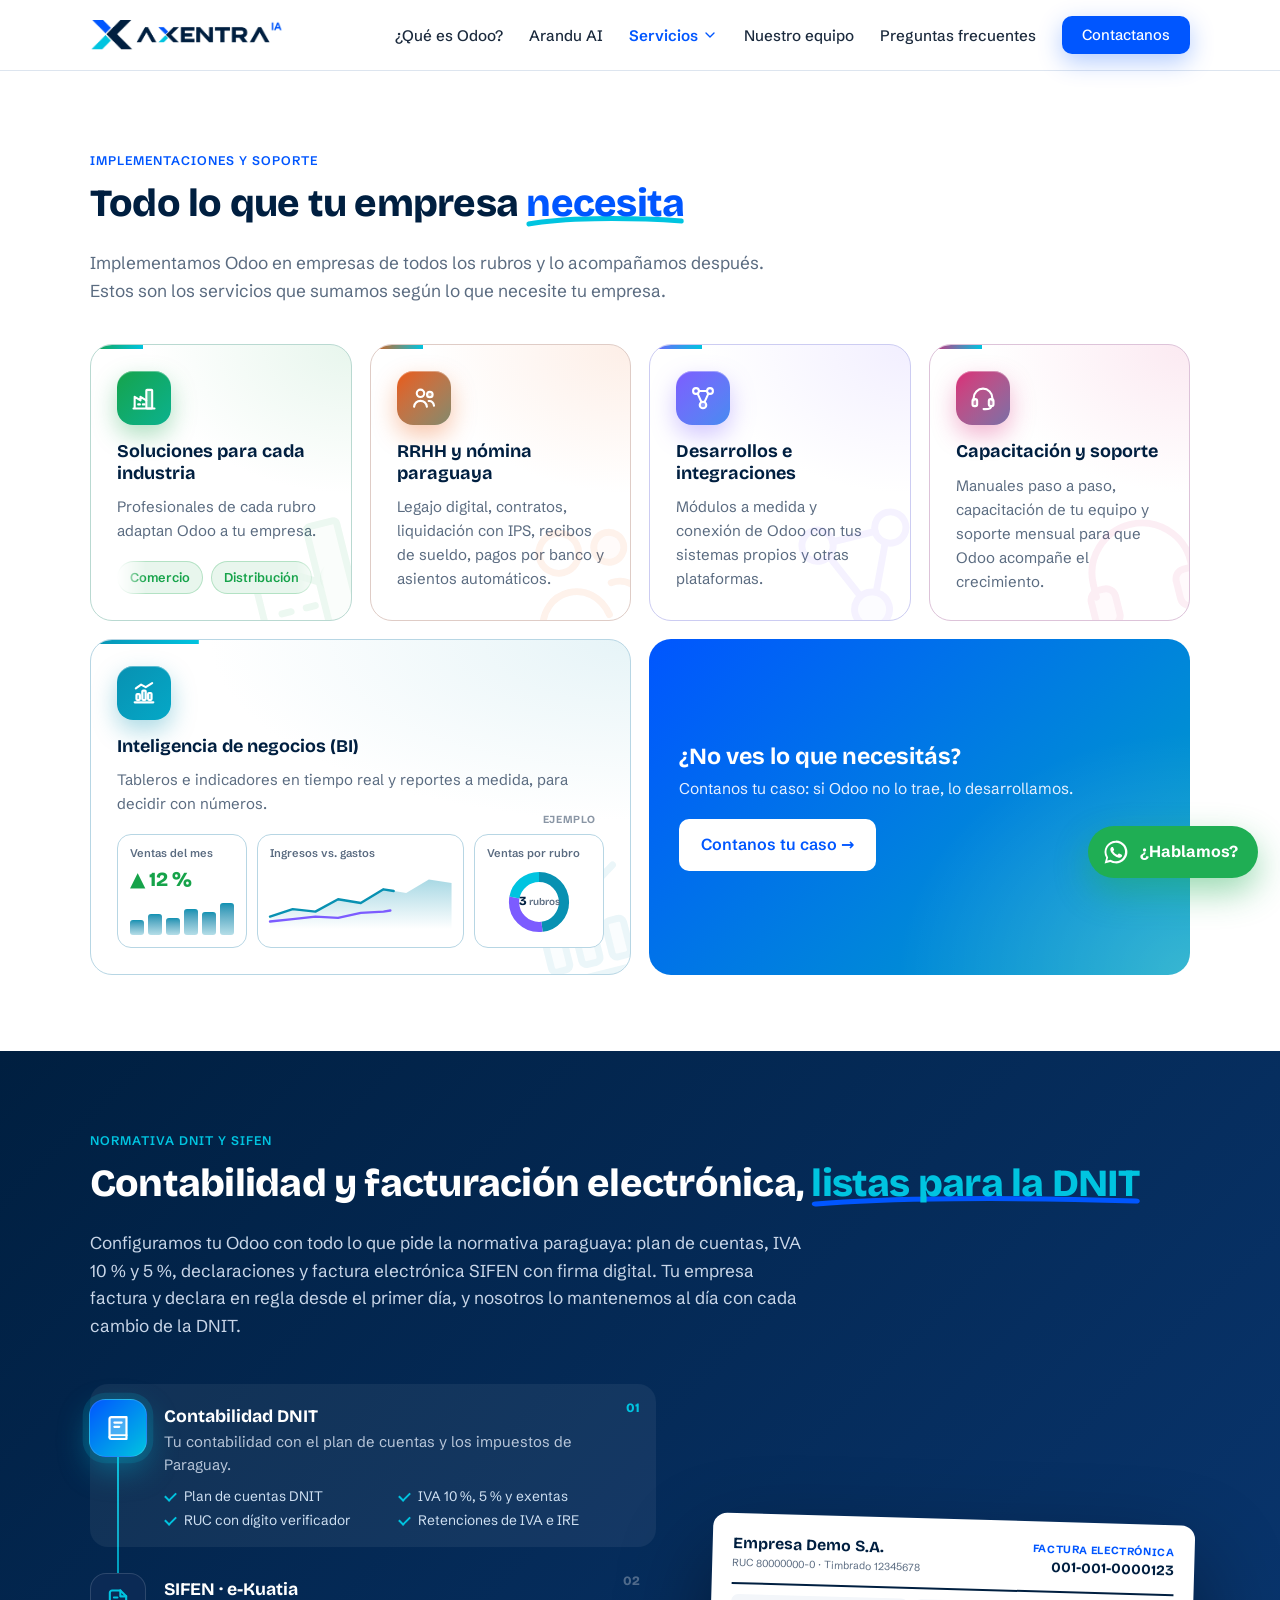
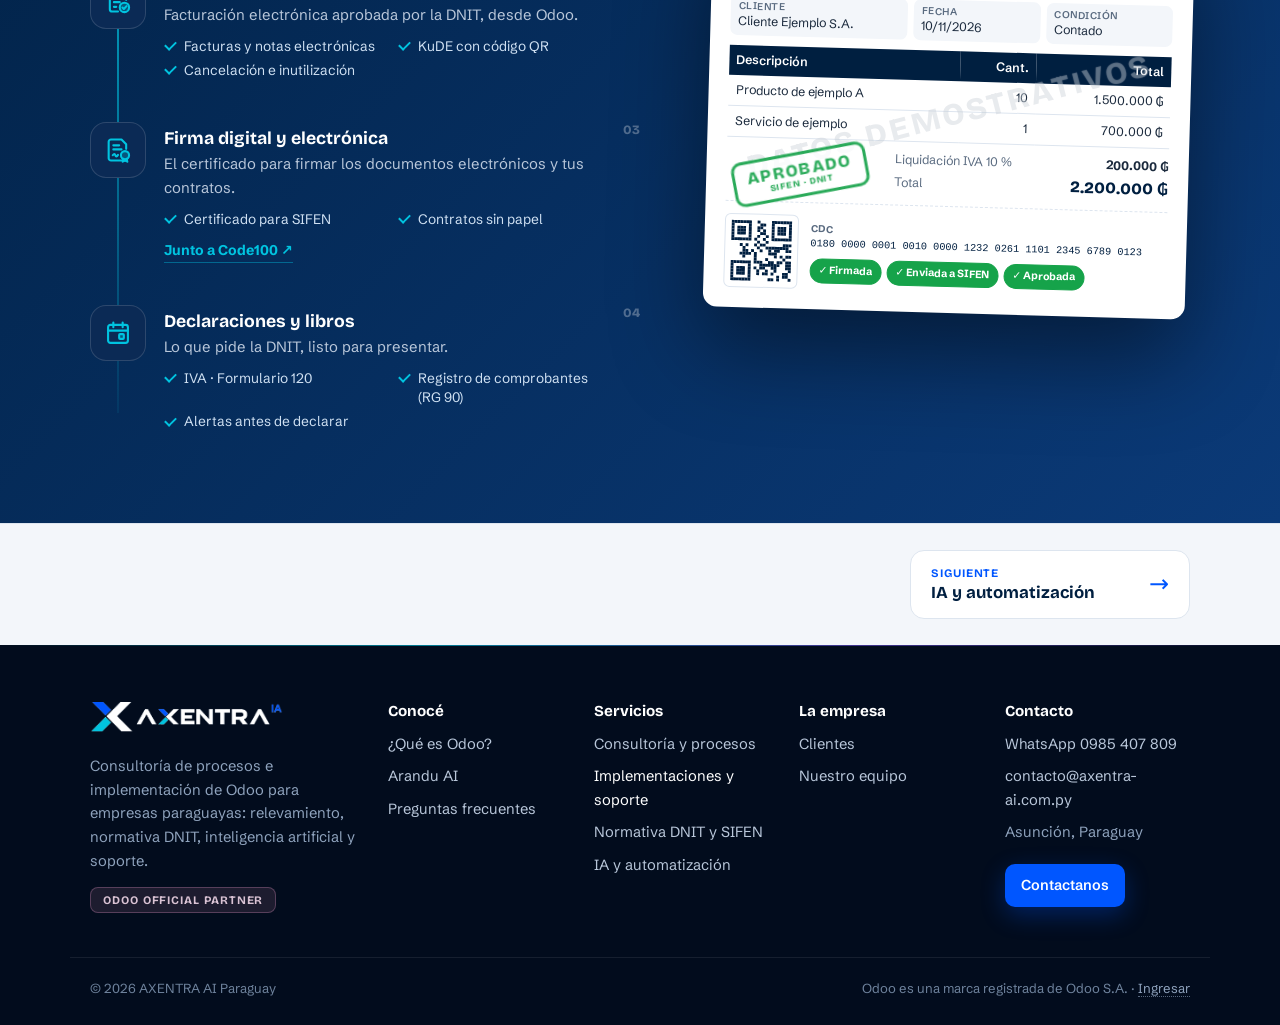
<file: implementacion.html>
<!doctype html>
<html lang="es-PY">
<head>
<meta charset="utf-8">
<meta name="viewport" content="width=device-width, initial-scale=1">
<title>Implementaciones de Odoo y soporte · AXENTRA AI</title>
<meta name="description" content="Implementaciones de Odoo, normativa DNIT y factura electrónica SIFEN, RRHH y nómina paraguaya, desarrollos e integraciones, inteligencia de negocios, capacitación y soporte mensual.">
<meta property="og:type" content="website">
<meta property="og:site_name" content="AXENTRA AI">
<meta property="og:locale" content="es_PY">
<meta property="og:title" content="Implementaciones de Odoo y soporte · AXENTRA AI">
<meta property="og:description" content="Implementaciones de Odoo, normativa DNIT y factura electrónica SIFEN, RRHH y nómina paraguaya, desarrollos e integraciones, inteligencia de negocios, capacitación y soporte mensual.">
<meta property="og:url" content="https://www.axentra-ai.com.py/implementacion.html">
<meta property="og:image" content="https://www.axentra-ai.com.py/assets/arandu/arandu-ai-poster.jpg">
<link rel="icon" href="assets/axentra-x.png">
<link rel="stylesheet" href="css/01-base.css">
<link rel="stylesheet" href="css/02-efectos.css">
<link rel="stylesheet" href="css/03-carruseles-consultoria-asistente.css">
<link rel="stylesheet" href="css/04-ajustes-experiencia.css">
<link rel="stylesheet" href="css/05-iconos-servicios-dnit-entregables.css">
<link rel="stylesheet" href="css/06-odoo-equipo-preguntas.css">
<link rel="stylesheet" href="css/07-automatizacion-y-bi.css">
<link rel="stylesheet" href="css/08-dnit-y-metodo.css">
<link rel="stylesheet" href="css/09-equipo-contacto-pie.css">
<link rel="stylesheet" href="css/10-arandu-pantallas.css">
<link rel="stylesheet" href="css/11-automatizacion-visor.css">
<link rel="stylesheet" href="css/12-arandu-grafo.css">
<link rel="stylesheet" href="css/13-partners.css">
<link rel="stylesheet" href="css/14-equipo-arandu-video.css">
<link rel="stylesheet" href="css/15-pasos-contacto-pie-base.css">
<link rel="stylesheet" href="css/16-marco-paginas.css">
</head>
<body data-pagina="implementacion">

<main id="contenido">
<h1 class="visualmente-oculto">Implementaciones de Odoo y soporte</h1>
<section class="seccion" id="servicios">
  <div class="contenedor">
    <span class="etiqueta">Implementaciones y soporte</span>
    <h2>Todo lo que tu empresa <em>necesita</em></h2>
    <p class="intro">Implementamos Odoo en empresas de todos los rubros y lo acompañamos después. Estos son los servicios que sumamos según lo que necesite tu empresa.</p>
    <div class="grilla servicios deslizable" id="lista-servicios"></div>
    <p class="deslizar-aviso">Deslizá para ver más →</p>
  </div>
</section>

<section class="seccion normativa" id="normativa">
  <div class="contenedor">
    <span class="etiqueta">Normativa DNIT y SIFEN</span>
    <h2>Contabilidad y facturación electrónica, <em>listas para la DNIT</em></h2>
    <p class="intro">Configuramos tu Odoo con todo lo que pide la normativa paraguaya: plan de cuentas, IVA 10 % y 5 %, declaraciones y factura electrónica SIFEN con firma digital. Tu empresa factura y declara en regla desde el primer día, y nosotros lo mantenemos al día con cada cambio de la DNIT.</p>
    <div class="dnit-grilla">
      <ol class="dnit-pasos" id="dnit-pasos"></ol>
      <div class="kude-cont"><div class="marca-agua-cont kude" id="dnit-factura"></div></div>
    </div>
  </div>
</section>
</main>

<script src="assets/iconos.js"></script>
<script src="datos/general.js"></script>
<script src="datos/menu.js"></script>
<script src="datos/inicio.js"></script>
<script src="datos/portada.js"></script>
<script src="datos/odoo.js"></script>
<script src="datos/consultoria.js"></script>
<script src="datos/asistente.js"></script>
<script src="datos/automatizacion.js"></script>
<script src="datos/servicios.js"></script>
<script src="datos/normativa.js"></script>
<script src="datos/clientes.js"></script>
<script src="datos/equipo.js"></script>
<script src="datos/preguntas.js"></script>
<script src="js/base.js"></script>
<script src="js/marco.js"></script>
<script src="js/secciones/servicios.js"></script>
<script src="js/secciones/normativa.js"></script>
<script src="js/whatsapp-flotante.js"></script>
<script src="js/pestanas.js"></script>
<script src="js/efectos.js"></script>
</body>
</html>
</file>
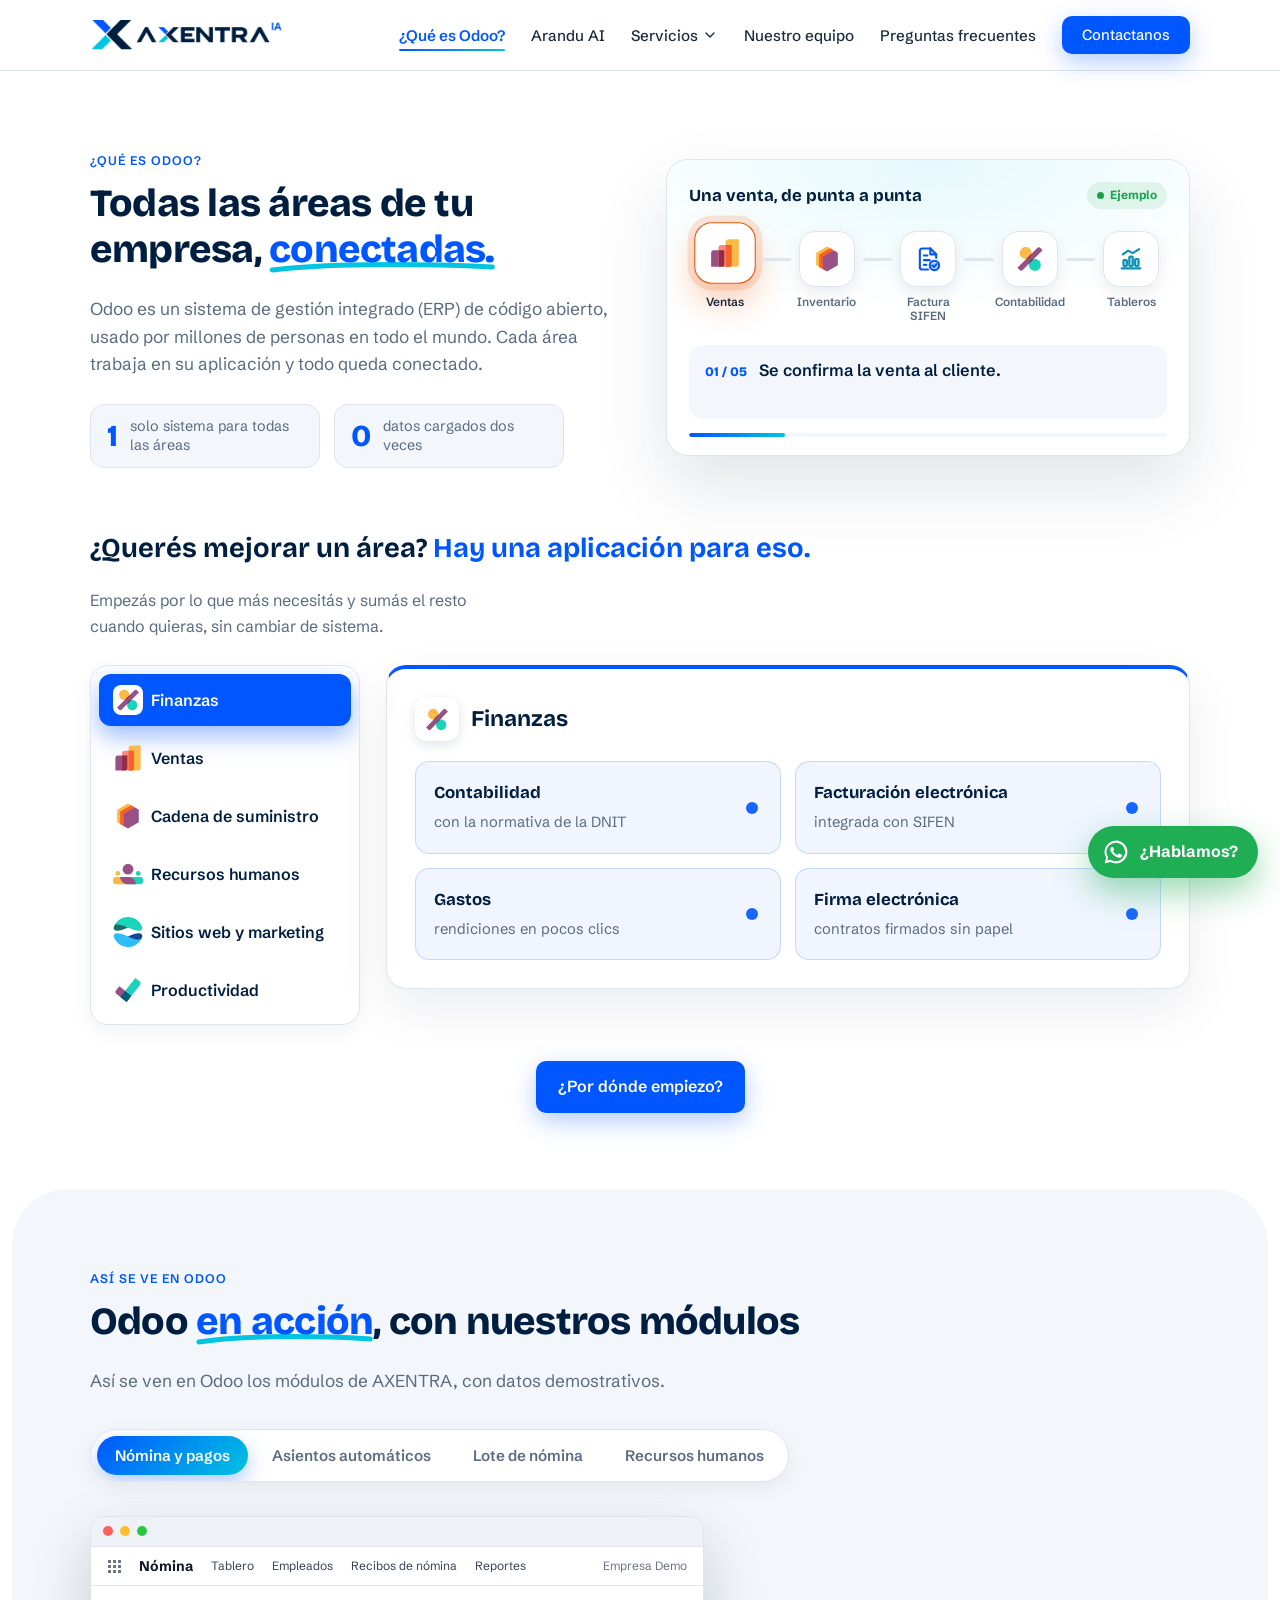
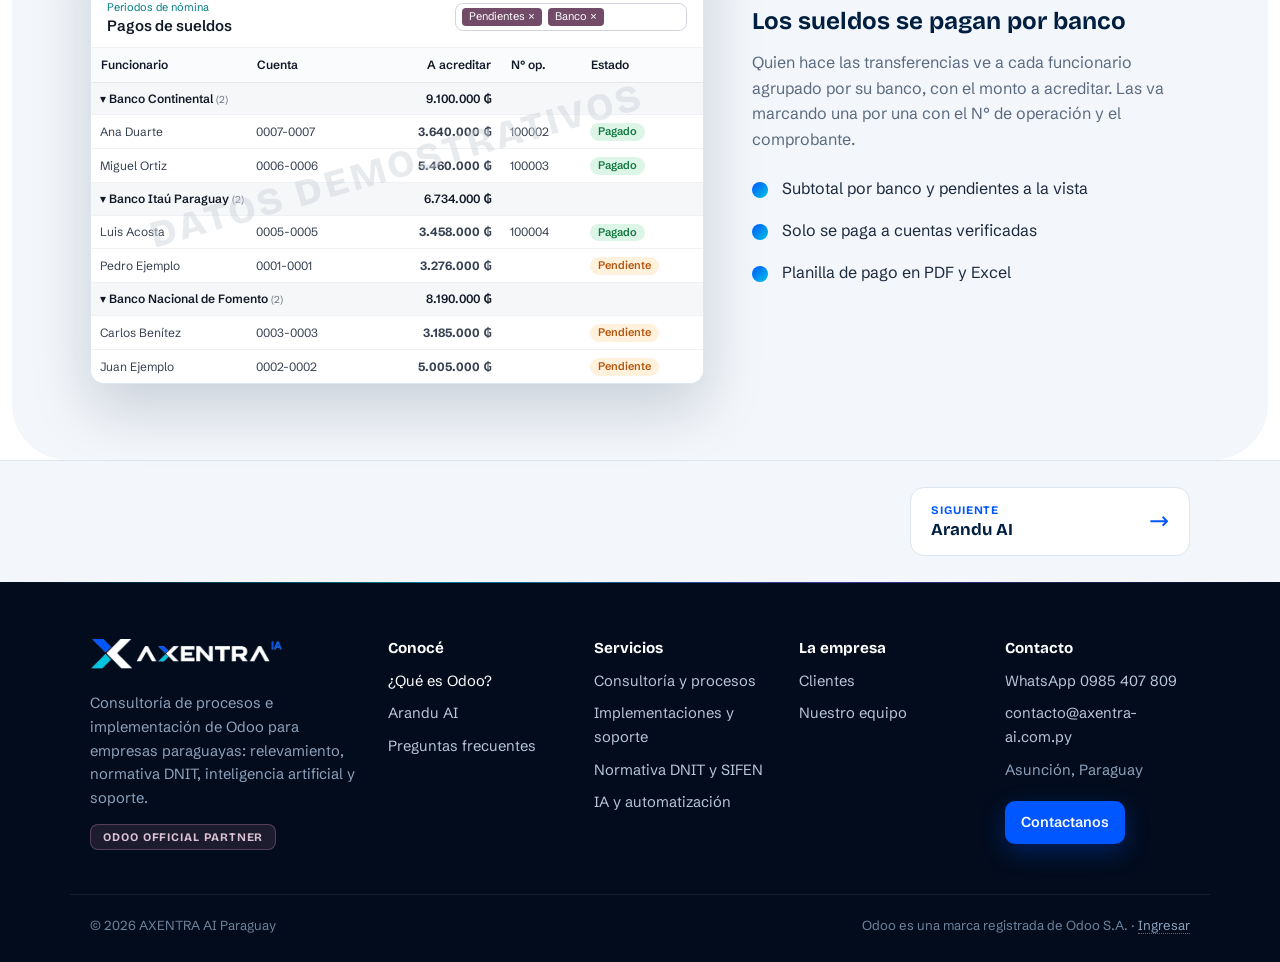
<file: odoo.html>
<!doctype html>
<html lang="es-PY">
<head>
<meta charset="utf-8">
<meta name="viewport" content="width=device-width, initial-scale=1">
<title>¿Qué es Odoo? · AXENTRA AI</title>
<meta name="description" content="Odoo es un sistema de gestión integrado (ERP): cada área de tu empresa trabaja en su aplicación y todo queda conectado. Mirá cómo se ve con los módulos de AXENTRA.">
<meta property="og:type" content="website">
<meta property="og:site_name" content="AXENTRA AI">
<meta property="og:locale" content="es_PY">
<meta property="og:title" content="¿Qué es Odoo? · AXENTRA AI">
<meta property="og:description" content="Odoo es un sistema de gestión integrado (ERP): cada área de tu empresa trabaja en su aplicación y todo queda conectado. Mirá cómo se ve con los módulos de AXENTRA.">
<meta property="og:url" content="https://www.axentra-ai.com.py/odoo.html">
<meta property="og:image" content="https://www.axentra-ai.com.py/assets/arandu/arandu-ai-poster.jpg">
<link rel="icon" href="assets/axentra-x.png">
<link rel="stylesheet" href="css/01-base.css">
<link rel="stylesheet" href="css/02-efectos.css">
<link rel="stylesheet" href="css/03-carruseles-consultoria-asistente.css">
<link rel="stylesheet" href="css/04-ajustes-experiencia.css">
<link rel="stylesheet" href="css/05-iconos-servicios-dnit-entregables.css">
<link rel="stylesheet" href="css/06-odoo-equipo-preguntas.css">
<link rel="stylesheet" href="css/07-automatizacion-y-bi.css">
<link rel="stylesheet" href="css/08-dnit-y-metodo.css">
<link rel="stylesheet" href="css/09-equipo-contacto-pie.css">
<link rel="stylesheet" href="css/10-arandu-pantallas.css">
<link rel="stylesheet" href="css/11-automatizacion-visor.css">
<link rel="stylesheet" href="css/12-arandu-grafo.css">
<link rel="stylesheet" href="css/13-partners.css">
<link rel="stylesheet" href="css/14-equipo-arandu-video.css">
<link rel="stylesheet" href="css/15-pasos-contacto-pie-base.css">
<link rel="stylesheet" href="css/16-marco-paginas.css">
</head>
<body data-pagina="odoo">

<main id="contenido">
<h1 class="visualmente-oculto">¿Qué es Odoo?</h1>
<section class="seccion" id="odoo">
  <div class="contenedor">
    <div class="odoo-cabeza">
      <div>
        <span class="etiqueta">¿Qué es Odoo?</span>
        <h2>Todas las áreas de tu empresa, <em>conectadas.</em></h2>
        <p class="intro">Odoo es un sistema de gestión integrado (ERP) de código abierto, usado por millones de personas en todo el mundo. Cada área trabaja en su aplicación y todo queda conectado.</p>
        <div class="odoo-datos">
          <span><b>1</b>solo sistema para todas las áreas</span>
          <span><b>0</b>datos cargados dos veces</span>
        </div>
      </div>
      <div class="flujo-odoo" id="flujo-odoo" aria-label="Recorrido de una venta en Odoo"></div>
    </div>
    <div class="frase-areas"><h3>¿Querés mejorar un área? <em>Hay una aplicación para eso.</em></h3><p>Empezás por lo que más necesitás y sumás el resto cuando quieras, sin cambiar de sistema.</p></div>
    <div class="areas" id="lista-areas"></div>
    <div class="centrado"><a href="consultoria.html" class="boton primario">¿Por dónde empiezo?</a></div>
  </div>
</section>

<section class="seccion gris" id="en-accion">
  <div class="contenedor">
    <span class="etiqueta">Así se ve en Odoo</span>
    <h2>Odoo <em>en acción</em>, con nuestros módulos</h2>
    <p class="intro">Así se ven en Odoo los módulos de AXENTRA, con datos demostrativos.</p>
    <div id="lista-pantallas"></div>
  </div>
</section>
</main>

<script src="assets/iconos.js"></script>
<script src="datos/general.js"></script>
<script src="datos/menu.js"></script>
<script src="datos/inicio.js"></script>
<script src="datos/portada.js"></script>
<script src="datos/odoo.js"></script>
<script src="datos/consultoria.js"></script>
<script src="datos/asistente.js"></script>
<script src="datos/automatizacion.js"></script>
<script src="datos/servicios.js"></script>
<script src="datos/normativa.js"></script>
<script src="datos/clientes.js"></script>
<script src="datos/equipo.js"></script>
<script src="datos/preguntas.js"></script>
<script src="assets/pantallas-odoo.js"></script>
<script src="js/base.js"></script>
<script src="js/marco.js"></script>
<script src="js/secciones/odoo.js"></script>
<script src="js/whatsapp-flotante.js"></script>
<script src="js/pestanas.js"></script>
<script src="js/efectos.js"></script>
</body>
</html>
</file>
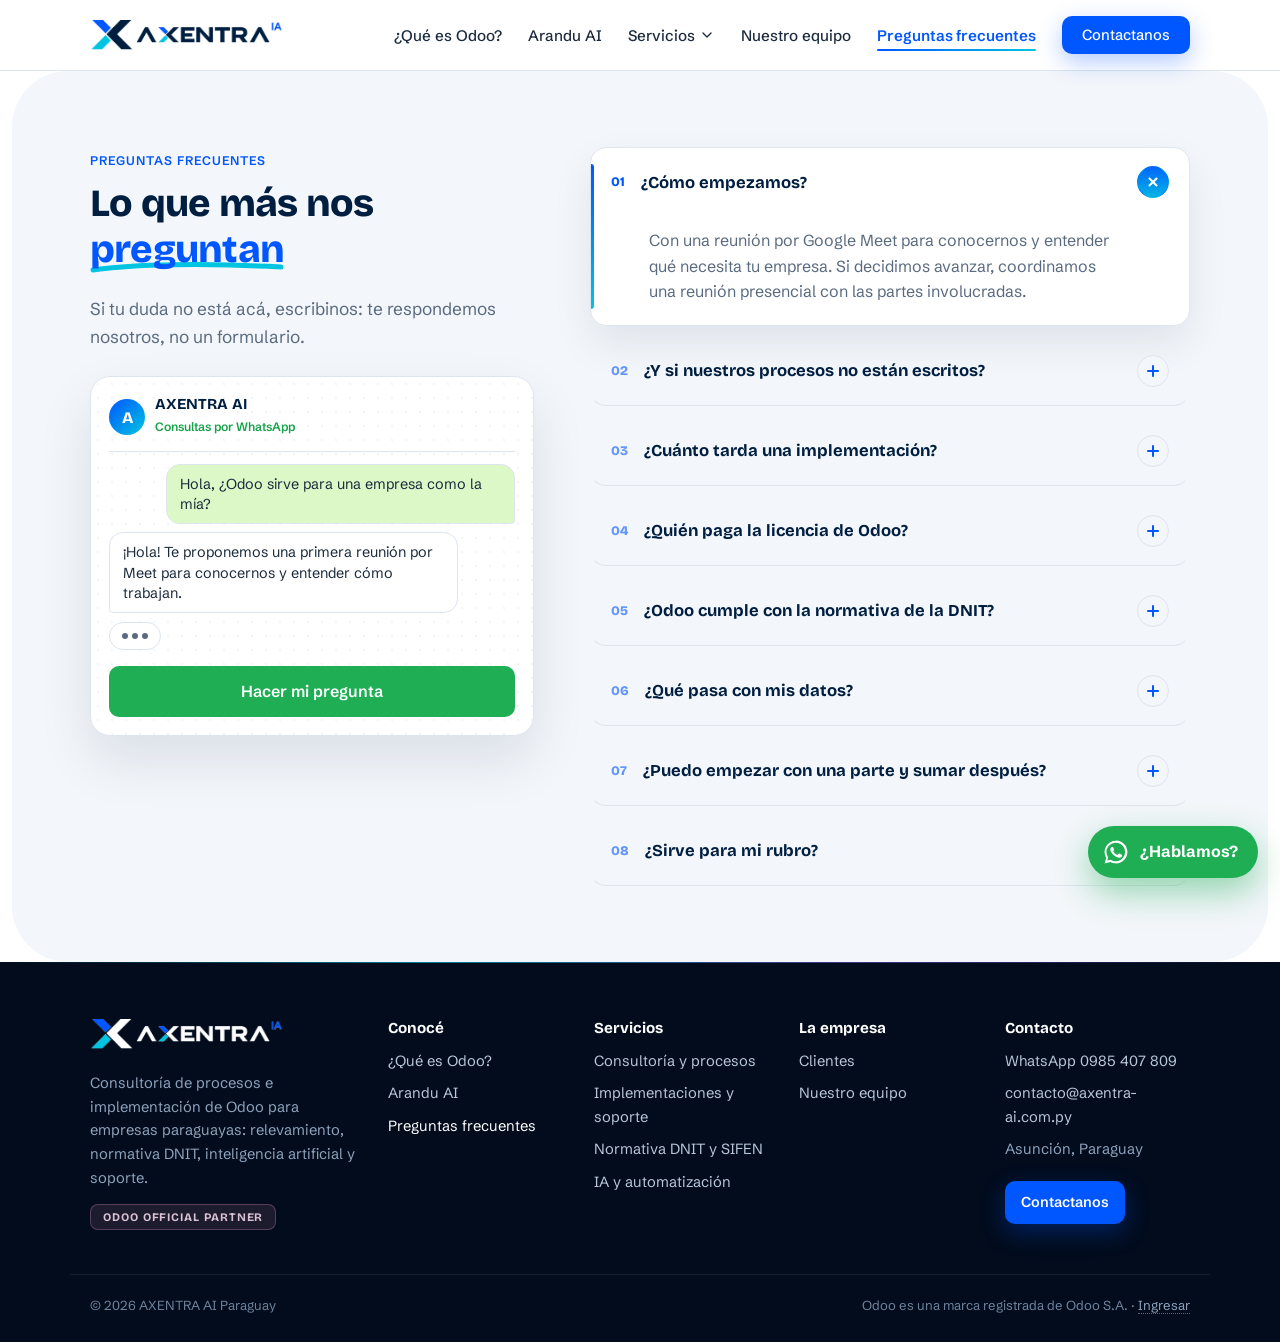
<file: preguntas.html>
<!doctype html>
<html lang="es-PY">
<head>
<meta charset="utf-8">
<meta name="viewport" content="width=device-width, initial-scale=1">
<title>Preguntas frecuentes · AXENTRA AI</title>
<meta name="description" content="Preguntas frecuentes sobre Odoo y AXENTRA AI: cómo empezamos, plazos, normativa DNIT y SIFEN, soporte y más. Si tu duda no está, escribinos por WhatsApp.">
<meta property="og:type" content="website">
<meta property="og:site_name" content="AXENTRA AI">
<meta property="og:locale" content="es_PY">
<meta property="og:title" content="Preguntas frecuentes · AXENTRA AI">
<meta property="og:description" content="Preguntas frecuentes sobre Odoo y AXENTRA AI: cómo empezamos, plazos, normativa DNIT y SIFEN, soporte y más. Si tu duda no está, escribinos por WhatsApp.">
<meta property="og:url" content="https://www.axentra-ai.com.py/preguntas.html">
<meta property="og:image" content="https://www.axentra-ai.com.py/assets/arandu/arandu-ai-poster.jpg">
<link rel="icon" href="assets/axentra-x.png">
<link rel="stylesheet" href="css/01-base.css">
<link rel="stylesheet" href="css/02-efectos.css">
<link rel="stylesheet" href="css/03-carruseles-consultoria-asistente.css">
<link rel="stylesheet" href="css/04-ajustes-experiencia.css">
<link rel="stylesheet" href="css/05-iconos-servicios-dnit-entregables.css">
<link rel="stylesheet" href="css/06-odoo-equipo-preguntas.css">
<link rel="stylesheet" href="css/07-automatizacion-y-bi.css">
<link rel="stylesheet" href="css/08-dnit-y-metodo.css">
<link rel="stylesheet" href="css/09-equipo-contacto-pie.css">
<link rel="stylesheet" href="css/10-arandu-pantallas.css">
<link rel="stylesheet" href="css/11-automatizacion-visor.css">
<link rel="stylesheet" href="css/12-arandu-grafo.css">
<link rel="stylesheet" href="css/13-partners.css">
<link rel="stylesheet" href="css/14-equipo-arandu-video.css">
<link rel="stylesheet" href="css/15-pasos-contacto-pie-base.css">
<link rel="stylesheet" href="css/16-marco-paginas.css">
</head>
<body data-pagina="preguntas">

<main id="contenido">
<h1 class="visualmente-oculto">Preguntas frecuentes</h1>
<section class="seccion gris" id="preguntas">
  <div class="contenedor faq-grilla">
    <aside class="faq-lado">
      <span class="etiqueta">Preguntas frecuentes</span>
      <h2>Lo que más nos <em>preguntan</em></h2>
      <p class="intro">Si tu duda no está acá, escribinos: te respondemos nosotros, no un formulario.</p>
      <div class="faq-chat" aria-label="Ejemplo de consulta por WhatsApp">
        <div class="faq-chat-cab"><span class="faq-chat-logo">A</span><div><b>AXENTRA AI</b><small>Consultas por WhatsApp</small></div></div>
        <p class="burbuja cliente">Hola, ¿Odoo sirve para una empresa como la mía?</p>
        <p class="burbuja nuestra">¡Hola! Te proponemos una primera reunión por Meet para conocernos y entender cómo trabajan.</p>
        <p class="burbuja escribiendo" aria-hidden="true"><i></i><i></i><i></i></p>
        <a class="boton whatsapp" id="faq-wa" href="#" target="_blank" rel="noopener">Hacer mi pregunta</a>
      </div>
    </aside>
    <div class="preguntas" id="lista-preguntas"></div>
    <a class="boton whatsapp faq-wa-movil" id="faq-wa-movil" href="#" target="_blank" rel="noopener">¿Otra pregunta? Escribinos</a>
  </div>
</section>
</main>

<script src="assets/iconos.js"></script>
<script src="datos/general.js"></script>
<script src="datos/menu.js"></script>
<script src="datos/inicio.js"></script>
<script src="datos/portada.js"></script>
<script src="datos/odoo.js"></script>
<script src="datos/consultoria.js"></script>
<script src="datos/asistente.js"></script>
<script src="datos/automatizacion.js"></script>
<script src="datos/servicios.js"></script>
<script src="datos/normativa.js"></script>
<script src="datos/clientes.js"></script>
<script src="datos/equipo.js"></script>
<script src="datos/preguntas.js"></script>
<script src="js/base.js"></script>
<script src="js/marco.js"></script>
<script src="js/secciones/preguntas.js"></script>
<script src="js/whatsapp-flotante.js"></script>
<script src="js/pestanas.js"></script>
<script src="js/efectos.js"></script>
</body>
</html>
</file>
<file: css/01-base.css>
@font-face { font-family: "AX Titulos"; src: url("../assets/fuentes/titulos.woff2") format("woff2"); font-weight: 200 800; font-display: swap; }
@font-face { font-family: "AX Texto"; src: url("../assets/fuentes/texto.woff2") format("woff2"); font-weight: 400 900; font-display: swap; }
@font-face { font-family: "AX Mano"; src: url("../assets/fuentes/mano.woff2") format("woff2"); font-weight: 700; font-display: swap; }
:root {
  --titulos: "AX Titulos", "Segoe UI", system-ui, sans-serif; --cuerpo: "AX Texto", "Segoe UI", system-ui, sans-serif; --mano: "AX Mano", cursive;
  --marino: #001f40; --marino-2: #0a2d57; --azul: #0056ff; --celeste: #00c4e0;
  --texto: #1b2a3d; --suave: #5a6b80; --fondo: #ffffff; --gris: #f3f6fa; --borde: #dde5ef;
}
* { box-sizing: border-box; }
html { scroll-behavior: smooth; }
body { margin: 0; font-family: var(--cuerpo); color: var(--texto); background: var(--fondo); line-height: 1.6; }
h1, h2, h3 { font-family: var(--titulos); line-height: 1.2; margin: 0 0 .6em; color: var(--marino); }
h1 { font-size: clamp(2rem, 4.6vw, 3.3rem); font-weight: 800; letter-spacing: -.025em; }
h2 { font-size: clamp(1.6rem, 3.2vw, 2.4rem); font-weight: 800; letter-spacing: -.02em; }
h3 { font-size: 1.15rem; font-weight: 700; }
p { margin: 0 0 1em; }
a { color: var(--azul); }
.contenedor { max-width: 1140px; margin: 0 auto; padding: 0 20px; }
.seccion { padding: 84px 0; }
.seccion.gris { background: var(--gris); }
.etiqueta { display: inline-block; font: 600 .78rem var(--cuerpo); letter-spacing: .08em; text-transform: uppercase; color: var(--azul); margin-bottom: 12px; }
.intro { max-width: 720px; color: var(--suave); font-size: 1.08rem; }
.boton { display: inline-flex; align-items: center; gap: 8px; padding: 13px 22px; border-radius: 10px; font-weight: 600; text-decoration: none; transition: transform .15s, box-shadow .15s; }
.boton:hover { transform: translateY(-2px); }
.boton.primario { background: var(--azul); color: #fff; box-shadow: 0 8px 24px rgba(0, 86, 255, .3); }
.boton.secundario { border: 1.5px solid rgba(255,255,255,.55); color: #fff; }
.boton.whatsapp { background: #1fae54; color: #fff; }

/* Encabezado */
header { position: sticky; top: 0; z-index: 10; background: rgba(255,255,255,.96); backdrop-filter: blur(6px); border-bottom: 1px solid var(--borde); }
header .contenedor { display: flex; align-items: center; justify-content: space-between; height: 70px; }
header img { height: 30px; display: block; }
/* el menú de arriba se arma en js/marco.js y su diseño está en css/16-marco-paginas.css */

/* Portada */
.portada { background: radial-gradient(1200px 500px at 85% -10%, rgba(0,196,224,.28), transparent 60%), linear-gradient(135deg, var(--marino) 0%, var(--marino-2) 60%, #0b3a78 100%); color: #fff; overflow: hidden; position: relative; }
.portada .contenedor { display: grid; grid-template-columns: 1.25fr .75fr; gap: 40px; align-items: center; padding-top: 96px; padding-bottom: 96px; }
.portada h1 { color: #fff; }
.portada h1 span { background: linear-gradient(90deg, var(--celeste), #7fb0ff); -webkit-background-clip: text; background-clip: text; color: transparent; }
.portada p { color: #c9d6e8; font-size: 1.15rem; max-width: 620px; }
.portada .acciones { display: flex; gap: 14px; flex-wrap: wrap; margin-top: 28px; }
.sellos { display: flex; gap: 10px; flex-wrap: wrap; margin-top: 34px; }
.sello { border: 1px solid rgba(255,255,255,.22); background: rgba(255,255,255,.06); color: #e6eef9; padding: 6px 12px; border-radius: 999px; font-size: .85rem; }
.marca-x { justify-self: center; width: min(320px, 70vw); filter: drop-shadow(0 20px 40px rgba(0,0,0,.35)); }
@media (max-width: 860px) { .portada .contenedor { grid-template-columns: 1fr; padding-top: 64px; padding-bottom: 64px; } .marca-x { display: none; } }

/* Tarjetas */
.grilla { display: grid; gap: 22px; grid-template-columns: repeat(auto-fit, minmax(250px, 1fr)); margin-top: 40px; }
.tarjeta { background: #fff; border: 1px solid var(--borde); border-radius: 16px; padding: 26px; transition: box-shadow .2s, transform .2s; }
.tarjeta:hover { box-shadow: 0 14px 36px rgba(0, 31, 64, .1); transform: translateY(-3px); }
.tarjeta p { color: var(--suave); margin: 0; font-size: .97rem; }
.icono { width: 46px; height: 46px; border-radius: 12px; display: grid; place-items: center; font-size: 1.4rem; margin-bottom: 16px; background: linear-gradient(135deg, rgba(0,86,255,.12), rgba(0,196,224,.18)); }

/* Odoo */
.dos-columnas { display: grid; grid-template-columns: 1fr 1fr; gap: 56px; align-items: center; }
@media (max-width: 860px) { .dos-columnas { grid-template-columns: 1fr; gap: 32px; } }
.apps { display: grid; grid-template-columns: repeat(3, 1fr); gap: 12px; }
.app { background: #fff; border: 1px solid var(--borde); border-radius: 12px; padding: 14px 12px; text-align: center; font-weight: 600; font-size: .9rem; color: var(--marino); }
.app small { display: block; font-weight: 400; color: var(--suave); font-size: .78rem; }
.lista { list-style: none; padding: 0; margin: 0; }
.lista li { padding: 8px 0 8px 30px; position: relative; }
.lista li::before { content: ""; position: absolute; left: 0; top: 14px; width: 16px; height: 16px; border-radius: 50%; background: linear-gradient(135deg, var(--azul), var(--celeste)); }

/* DNIT y SIFEN */
.normativa { background: linear-gradient(135deg, var(--marino), #0b3a78); color: #fff; }
.normativa h2, .normativa h3 { color: #fff; }
.normativa .intro { color: #c9d6e8; }
.normativa .tarjeta { background: rgba(255,255,255,.06); border-color: rgba(255,255,255,.14); }
.normativa .tarjeta p, .normativa .tarjeta li { color: #c9d6e8; }
.normativa .tarjeta ul { margin: 10px 0 0; padding-left: 18px; font-size: .95rem; }
.normativa .etiqueta { color: var(--celeste); }
.aviso { margin-top: 30px; padding: 16px 20px; border-left: 4px solid var(--celeste); background: rgba(255,255,255,.06); border-radius: 8px; color: #dce7f5; }

/* Clientes */
.clientes { display: grid; gap: 18px; grid-template-columns: repeat(auto-fit, minmax(230px, 1fr)); margin-top: 40px; }
.cliente { border: 1px solid var(--borde); border-radius: 16px; padding: 24px; background: #fff; }
.cliente .inicial { width: 52px; height: 52px; border-radius: 14px; display: grid; place-items: center; font: 800 1.3rem var(--titulos); color: #fff; margin-bottom: 14px; }
.cliente h3 { margin-bottom: 4px; }
.cliente .rubro { color: var(--azul); font-weight: 600; font-size: .85rem; }
.cliente p { color: var(--suave); font-size: .93rem; margin: 10px 0 0; }

/* Carrusel de clientes */
.carrusel { overflow: hidden; margin-top: 40px; padding: 14px 0; -webkit-mask-image: linear-gradient(90deg, transparent, #000 8%, #000 92%, transparent); mask-image: linear-gradient(90deg, transparent, #000 8%, #000 92%, transparent); }
.pista { display: flex; gap: 18px; width: max-content; will-change: transform; }
.pista .cliente { width: 260px; flex: none; text-align: center; display: flex; flex-direction: column; align-items: center; }
.logo-cliente { height: 96px; width: 100%; display: flex; align-items: center; justify-content: center; margin-bottom: 14px; }
.cliente .logo-cliente img { max-height: 96px; max-width: 210px; margin: 0; border-radius: 10px; }
.logo-cliente .inicial { margin: 0; }
.cliente .grupo { display: block; margin-top: 6px; font-size: .8rem; color: var(--suave); }
@keyframes desplazar { from { transform: translateX(0); } to { transform: translateX(-50%); } }
/* Carrusel apagado desde la configuración: una sola fila fija, sin repetir elementos */
.carrusel.fijo { -webkit-mask-image: none; mask-image: none; }
.carrusel.fijo .pista { animation: none; flex-wrap: wrap; justify-content: center; width: auto; }
.carrusel.fijo .pista .cliente { width: 205px; padding: 20px 14px; }
.pista .testimonio { width: 380px; flex: none; }
.cliente img, .partner img { max-height: 52px; max-width: 160px; display: block; margin-bottom: 14px; }

/* Partners */
.partners { display: grid; gap: 18px; grid-template-columns: repeat(auto-fit, minmax(260px, 1fr)); margin-top: 40px; }
.partner { display: flex; flex-direction: column; align-items: center; text-align: center; gap: 12px; background: #fff; border: 1px solid var(--borde); border-radius: 16px; padding: 28px 22px; text-decoration: none; color: inherit; }
.logo-partner { height: 70px; display: flex; align-items: center; justify-content: center; }
.partner .logo-partner img { max-height: 70px; max-width: 220px; margin: 0; }
.distintivo { display: inline-block; font: 700 .78rem var(--titulos); letter-spacing: .06em; text-transform: uppercase; color: #714b67; background: rgba(113, 75, 103, .1); border: 1px solid rgba(113, 75, 103, .3); padding: 5px 12px; border-radius: 999px; }
.partner .inicial { width: 52px; height: 52px; border-radius: 14px; flex: none; display: grid; place-items: center; font: 800 1.3rem var(--titulos); color: #fff; }
.partner h3 { margin-bottom: 4px; }
.partner p { margin: 0; color: var(--suave); font-size: .93rem; }

/* Testimonios */
.testimonios { display: grid; gap: 20px; grid-template-columns: repeat(auto-fit, minmax(270px, 1fr)); margin-top: 40px; }
.testimonio { background: #fff; border: 1px solid var(--borde); border-radius: 18px; padding: 28px 64px 28px 28px; position: relative; }
.testimonio::before { content: "“"; font: 800 4rem/1 var(--titulos); color: var(--celeste); position: absolute; top: 10px; right: 22px; opacity: .5; }
.testimonio p { font-size: 1rem; margin-bottom: 18px; }
.testimonio strong { display: block; color: var(--marino); }
.testimonio span { color: var(--suave); font-size: .88rem; }

/* Equipo */
.equipo { display: grid; gap: 20px; grid-template-columns: repeat(auto-fit, minmax(230px, 280px)); margin-top: 40px; }
.persona { background: #fff; border: 1px solid var(--borde); border-radius: 18px; padding: 28px; text-align: center; }
.persona .avatar { width: 96px; height: 96px; border-radius: 50%; margin: 0 auto 14px; display: grid; place-items: center; font: 800 1.8rem var(--titulos); color: #fff; overflow: hidden; }
.persona .avatar img { width: 100%; height: 100%; object-fit: cover; }
.persona span { color: var(--suave); font-size: .92rem; }

/* Preguntas frecuentes */
.angosto { max-width: 820px; }
.preguntas { margin-top: 32px; }
.preguntas details { border-bottom: 1px solid var(--borde); padding: 18px 0; }
.preguntas summary { cursor: pointer; font: 700 1.05rem var(--titulos); color: var(--marino); list-style: none; display: flex; justify-content: space-between; gap: 16px; }
.preguntas summary::after { content: "+"; color: var(--azul); font-size: 1.4rem; line-height: 1; }
.preguntas details[open] summary::after { content: "–"; }
.preguntas details p { margin: 12px 0 0; color: var(--suave); }

/* Formulario */
.formulario { max-width: 560px; margin: 0 auto 26px; display: grid; gap: 12px; grid-template-columns: 1fr 1fr; }
.formulario input, .formulario textarea { font: inherit; padding: 13px 14px; border-radius: 10px; border: none; width: 100%; }
.formulario textarea, .formulario button, .formulario input[name=nombre] { grid-column: 1 / -1; }
.formulario button { justify-content: center; border: none; cursor: pointer; font-size: 1rem; }

/* Pilares */
.pilares { background: #fff; border-bottom: 1px solid var(--borde); }
.pilares .contenedor { display: grid; grid-template-columns: repeat(auto-fit, minmax(210px, 1fr)); gap: 8px 28px; padding-top: 30px; padding-bottom: 30px; }
.pilar { display: flex; gap: 12px; align-items: flex-start; }
.pilar .icono { margin: 0; flex: none; width: 40px; height: 40px; font-size: 1.15rem; }
.pilar strong { display: block; font-family: var(--titulos); color: var(--marino); }
.pilar span { color: var(--suave); font-size: .9rem; line-height: 1.4; }

/* Áreas de Odoo */
.areas { display: grid; gap: 20px; grid-template-columns: repeat(auto-fit, minmax(300px, 1fr)); margin-top: 40px; }
.area { border: 1px solid var(--borde); border-radius: 16px; padding: 24px; background: #fff; border-top: 4px solid var(--color, var(--azul)); }
.area { transition: transform .25s ease, box-shadow .25s ease, border-color .25s ease; cursor: default; }
.area::before { content: ""; position: absolute; inset: 0; pointer-events: none; opacity: 0; transition: opacity .25s ease; border-radius: inherit;
  background: radial-gradient(300px circle at var(--mx, 50%) var(--my, 50%), color-mix(in srgb, var(--color, #0056ff) 14%, transparent), transparent 60%); }
.area:hover::before { opacity: 1; }
.area { position: relative; overflow: hidden; }
.area:hover, .area:focus-visible { transform: translateY(-8px); box-shadow: 0 22px 44px rgba(0, 31, 64, .16); border-color: var(--color); outline: none; }
.area h3 { margin-bottom: 14px; display: flex; align-items: center; gap: 12px; }
.icono-area { width: 44px; height: 44px; flex: none; border-radius: 12px; background: #fff; box-shadow: 0 4px 12px rgba(0, 31, 64, .12); display: grid; place-items: center; transition: transform .25s ease; }
.icono-area img { width: 60%; height: 60%; object-fit: contain; }
.area:hover .icono-area { transform: scale(1.12) rotate(-6deg); }
.area li { transition: background .2s ease, padding-left .2s ease; border-radius: 6px; }
.area li:hover { background: color-mix(in srgb, var(--color) 8%, transparent); padding-left: 8px; }
.area ul { list-style: none; padding: 0; margin: 0; }
.area li { padding: 7px 0; border-top: 1px dashed var(--borde); font-size: .95rem; }
.area li:first-child { border-top: none; }
.area li b { color: var(--marino); }
.area li span { color: var(--suave); }
.centrado { text-align: center; margin-top: 36px; }

/* Así se ve en Odoo */
.pantalla { display: grid; grid-template-columns: 1.4fr 1fr; gap: 48px; align-items: center; margin-top: 56px; }
.pantalla.derecha { grid-template-columns: 1fr 1.4fr; }
.pantalla.derecha .marco { order: 2; }
.marco { border-radius: 14px; overflow: hidden; background: #fff; box-shadow: 0 24px 60px rgba(0, 31, 64, .18); border: 1px solid var(--borde); }
.marco .barra { height: 30px; display: flex; align-items: center; gap: 7px; padding: 0 12px; background: #eef1f6; border-bottom: 1px solid var(--borde); }
.marco .barra i { width: 10px; height: 10px; border-radius: 50%; display: block; }
.marco img { display: block; width: 100%; height: auto; }
.pantalla .etiqueta { margin-bottom: 8px; }
.pantalla p { color: var(--suave); }
@media (max-width: 860px) { .pantalla, .pantalla.derecha { grid-template-columns: 1fr; gap: 22px; margin-top: 40px; } .pantalla.derecha .marco { order: 0; } }
.boton.contorno { border: 1.5px solid var(--azul); color: var(--azul); }

/* Estilo Odoo: nota a mano, palabra destacada, secciones redondeadas, frase central */
.nota-mano { display: flex; align-items: flex-end; gap: 6px; margin: 18px 0 -6px 120px; color: var(--celeste); transform: rotate(-4deg); }
.nota-mano svg { width: 54px; height: 40px; transform: scaleX(-1) rotate(10deg); }
.nota-mano span { font: 700 1.4rem/1.1 var(--mano); }
@media (max-width: 860px) { .nota-mano { margin-left: 30px; } .nota-mano span { font-size: 1.4rem; } }
h2 em { font-style: normal; background: linear-gradient(90deg, var(--azul), var(--celeste)); -webkit-background-clip: text; background-clip: text; color: transparent; }
.normativa h2 em { background: linear-gradient(90deg, var(--celeste), #7fb0ff); -webkit-background-clip: text; background-clip: text; }
.seccion.gris { border-radius: 56px; margin: 0 12px; }
@media (max-width: 860px) { .seccion.gris { border-radius: 28px; margin: 0 6px; } }
.frase { max-width: 760px; margin: 28px 0 0; font-size: 1.05rem; color: var(--suave); padding-left: 16px; border-left: 3px solid var(--celeste); }
.frase strong { color: var(--marino); font-size: 1.15rem; }

/* Portada estilo Interfaces: notebook con Odoo, lista de módulos */
.visual-portada { position: relative; justify-self: center; width: min(520px, 100%); }
.notebook { position: relative; transform: perspective(1400px) rotateY(-12deg) rotateX(4deg); }
.pantalla-notebook { background: #0b0f17; border-radius: 14px 14px 4px 4px; padding: 12px; border: 2px solid #3a4558; box-shadow: 0 30px 70px rgba(0,0,0,.45); }
.home-odoo { aspect-ratio: 16 / 10; border-radius: 4px; overflow: hidden; background: linear-gradient(160deg, #f4f1f7 0%, #eef3fb 100%); display: flex; flex-direction: column; }
.home-barra { height: 9%; display: flex; align-items: center; justify-content: space-between; padding: 0 4%; background: #fff; border-bottom: 1px solid #e6e9ef; font: 600 .62rem var(--cuerpo); color: #5a6b80; }
.home-barra span { width: 14px; height: 14px; border-radius: 3px; background: repeating-linear-gradient(90deg, #9aa5b5 0 3px, transparent 3px 5px); opacity: .7; }
.home-apps { flex: 1; display: grid; grid-template-columns: repeat(7, 1fr); align-content: center; gap: 6% 2%; padding: 0 5%; }
.home-app { display: flex; flex-direction: column; align-items: center; gap: 5px; }
.home-app i { width: 100%; max-width: 44px; aspect-ratio: 1; border-radius: 10px; background: #fff; box-shadow: 0 3px 8px rgba(0,31,64,.12); display: grid; place-items: center; }
.home-app i img { width: 62%; height: 62%; object-fit: contain; }
.home-app span { font: 600 .5rem/1.15 var(--cuerpo); color: #2b3445; text-align: center; }
.home-app i { transition: transform .2s ease, box-shadow .2s ease; }
.home-app:hover i { transform: translateY(-4px) scale(1.08); box-shadow: 0 8px 16px rgba(0,31,64,.2); }
.home-app.propia i { box-shadow: 0 0 0 2px var(--celeste), 0 3px 8px rgba(0,31,64,.12); }
.x-sello { position: absolute; top: -26px; right: -18px; width: 104px; padding: 14px 12px; background: #fff; border-radius: 22px; box-shadow: 0 16px 40px rgba(0,0,0,.35); transform: rotate(8deg); z-index: 2; }
.base-notebook { height: 16px; margin: 0 -7%; background: linear-gradient(#c9d2df, #8d99ab); border-radius: 0 0 18px 18px; box-shadow: 0 18px 30px rgba(0,0,0,.35); }
.modulos { list-style: none; padding: 0; margin: 30px 0 0; display: grid; grid-template-columns: repeat(3, auto); gap: 6px 26px; justify-content: start; }
.modulos li { color: #e6eef9; font-size: 1.02rem; }
.modulos li::before { content: "+"; color: var(--celeste); font-weight: 700; margin-right: 4px; }
@media (max-width: 860px) { .visual-portada { display: none; } .modulos { grid-template-columns: repeat(2, auto); } }

/* Franja de confianza */
.confianza { background: var(--gris); }
.confianza .contenedor { display: grid; grid-template-columns: 1fr 1fr auto; gap: 28px; align-items: center; padding-top: 26px; padding-bottom: 26px; }
.confianza p { margin: 0; color: var(--suave); font-size: .97rem; }
.confianza strong { color: var(--marino); }
.sellos-confianza { display: flex; gap: 22px; align-items: center; }
a.sello-logo { text-decoration: none; }
.sello-logo { display: flex; flex-direction: column; align-items: center; gap: 4px; }
.sello-logo img { height: 34px; width: auto; }
.sello-logo span { max-width: 190px; text-align: center; line-height: 1.35; font: 700 .66rem var(--titulos); letter-spacing: .08em; text-transform: uppercase; color: #714b67; }
@media (max-width: 860px) { .confianza .contenedor { grid-template-columns: 1fr; text-align: center; } .sellos-confianza { justify-content: center; } }

/* Pantallas de Odoo recreadas (modo claro) */
.marca-agua-cont { position: relative; overflow: hidden; container-type: inline-size; }
.marca-agua { position: absolute; inset: 0; display: grid; place-items: center; pointer-events: none; font: 800 6.2cqw var(--titulos); letter-spacing: .08em;
  color: rgba(0, 31, 64, .09); transform: rotate(-16deg); white-space: nowrap; text-shadow: 0 0 1px rgba(255,255,255,.4); }
.odoo-ui { font: 400 12px/1.45 var(--cuerpo); color: #374151; background: #fff; }
.ou-barra { display: flex; align-items: center; gap: 18px; padding: 9px 16px; background: #fff; border-bottom: 1px solid #e5e7eb; font-size: 12px; }
.ou-barra b { font-size: 14px; color: #111827; }
.ou-grilla { width: 14px; height: 14px; background: radial-gradient(circle, #6b7280 1.4px, transparent 1.6px) 0 0 / 5px 5px; }
.ou-empresa { margin-left: auto; color: #6b7280; }
.ou-cabecera { display: flex; justify-content: space-between; align-items: center; gap: 12px; padding: 12px 16px; border-bottom: 1px solid #f0f1f4; }
.ou-cabecera small { color: #017e84; font-size: 11px; }
.ou-cabecera h4 { margin: 0; font: 600 15px var(--cuerpo); color: #111827; }
.ou-buscador { display: flex; gap: 6px; border: 1px solid #d1d5db; border-radius: 8px; padding: 4px 6px; min-width: 40%; }
.ou-filtro { background: #714b67; color: #fff; border-radius: 4px; padding: 1px 7px; font-size: 11px; }
.ou-boton { background: #714b67; color: #fff; border-radius: 6px; padding: 5px 10px; font-weight: 600; font-size: 12px; }
.ou-estados { display: flex; } .ou-estados span { padding: 4px 10px; border: 1px solid #d1d5db; font-size: 11px; color: #6b7280; }
.ou-estados span.activo { background: #e7f0ff; color: #0b57d0; font-weight: 600; }
.ou-tabla { width: 100%; border-collapse: collapse; }
.ou-tabla th { text-align: left; font-weight: 600; color: #111827; padding: 8px 10px; border-bottom: 1px solid #e5e7eb; background: #fafbfc; white-space: nowrap; }
.ou-tabla td { padding: 7px 9px; border-bottom: 1px solid #f0f1f4; white-space: nowrap; }
.ou-tabla .n { text-align: right; }
.ou-grupo td { background: #f6f7f9; font-weight: 600; color: #111827; }
.ou-grupo small { color: #6b7280; font-weight: 400; }
.ou-total td { font-weight: 700; color: #111827; background: #fafbfc; }
.ou-insignia { display: inline-block; border-radius: 999px; padding: 1px 8px; font-size: 11px; font-weight: 600; }
.ou-insignia.verde { background: #dcf5e7; color: #10783e; } .ou-insignia.naranja { background: #fff1dc; color: #b45309; }
.ou-accion { color: #017e84; font-weight: 600; font-size: 11px; }
.ou-avatar, .ou-foto { display: inline-grid; place-items: center; color: #fff; background: #f59e0b; font-style: normal; font-weight: 700; }
.ou-avatar { width: 18px; height: 18px; border-radius: 4px; font-size: 10px; margin-right: 6px; vertical-align: middle; }
.ou-ficha { padding: 12px 16px 16px; }
.ou-campos { display: grid; grid-template-columns: repeat(3, auto); gap: 4px 20px; justify-content: start; margin-bottom: 10px; }
.ou-campos p, .ou-columnas p { margin: 0; padding: 4px 0; }
.ou-campos label, .ou-columnas label { display: block; font-weight: 600; color: #111827; font-size: 11.5px; }
.ou-persona { display: flex; align-items: center; gap: 12px; margin-bottom: 12px; }
.ou-foto { width: 46px; height: 46px; border-radius: 8px; font-size: 22px; }
.ou-persona h4 { margin: 0; font: 600 17px var(--cuerpo); color: #111827; }
.ou-persona small { color: #6b7280; }
.ou-botones { margin-left: auto; display: flex; gap: 6px; } .ou-botones span { border: 1px solid #e5e7eb; border-radius: 6px; padding: 4px 8px; font-size: 11px; }
.ou-pestanas { display: flex; gap: 2px; border-bottom: 1px solid #e5e7eb; margin-bottom: 10px; }
.ou-pestanas span { padding: 6px 10px; font-size: 11.5px; color: #6b7280; }
.ou-pestanas span.activa { color: #714b67; border-bottom: 2px solid #714b67; font-weight: 600; }
.ou-columnas { display: grid; grid-template-columns: 1fr 1fr; gap: 0 24px; }
.ou-chip { border: 1px solid #c7d2fe; background: #eef2ff; color: #3730a3; border-radius: 999px; padding: 1px 8px; font-size: 11px; }
.marco .odoo-ui { overflow-x: auto; }

.icono-img { width: 62%; height: auto; display: block; }
.grilla.servicios { grid-template-columns: repeat(auto-fit, minmax(300px, 1fr)); }
.lista.chica { margin: -6px 0 18px; } .lista.chica li { font-size: .9rem; padding: 4px 0 4px 24px; color: var(--texto); } .lista.chica li::before { width: 12px; height: 12px; top: 9px; }

.tarjeta-enlace { text-decoration: none; color: inherit; display: block; border-color: var(--azul); }
.ver-mas { display: inline-block; margin-top: 12px; color: var(--azul); font-weight: 600; text-decoration: none; font-size: .93rem; }
</file>
<file: css/02-efectos.css>
/* ================= Efectos de alto impacto ================= */
/* Botones: contraste fuerte al pasar el mouse */
.boton { transition: transform .2s ease, box-shadow .25s ease, background .25s ease, color .2s ease, border-color .2s ease; position: relative; }
.boton.primario:hover { background: linear-gradient(100deg, var(--azul), var(--celeste)); box-shadow: 0 14px 34px rgba(0, 196, 224, .5); transform: translateY(-3px) scale(1.03); }
.boton.secundario:hover { background: #fff; color: var(--marino); border-color: #fff; box-shadow: 0 12px 30px rgba(255,255,255,.25); transform: translateY(-3px); }
.boton.contorno:hover { background: var(--azul); color: #fff; border-color: var(--azul); box-shadow: 0 12px 28px rgba(0, 86, 255, .35); transform: translateY(-3px); }
.boton.blanco:hover { background: var(--marino); color: #fff; box-shadow: 0 14px 34px rgba(0, 31, 64, .45); transform: translateY(-3px); }
.boton.whatsapp:hover { background: #128c3f; box-shadow: 0 14px 34px rgba(31, 174, 84, .5); transform: translateY(-3px) scale(1.03); }
.boton:active { transform: translateY(0) scale(.98); }
a:focus-visible, .boton:focus-visible, button:focus-visible, input:focus-visible, textarea:focus-visible, [tabindex]:focus-visible {
  outline: 3px solid var(--celeste); outline-offset: 3px; }

/* Menú: subrayado animado */
.menu > a:not(.boton) { position: relative; }
.menu > a:not(.boton)::after { content: ""; position: absolute; left: 0; right: 0; bottom: -6px; height: 2px; border-radius: 2px;
  background: linear-gradient(90deg, var(--azul), var(--celeste)); transform: scaleX(0); transform-origin: left; transition: transform .25s ease; }
.menu > a:not(.boton):hover::after, .menu > a.activo::after { transform: scaleX(1); }

/* Tarjetas: se levantan, se resalta el borde y una luz sigue al mouse */
.efecto-luz { position: relative; overflow: hidden; transition: transform .25s ease, box-shadow .25s ease, border-color .25s ease, background .25s ease; }
.efecto-luz::before { content: ""; position: absolute; inset: 0; pointer-events: none; opacity: 0; transition: opacity .25s ease;
  background: radial-gradient(320px circle at var(--mx, 50%) var(--my, 50%), rgba(0, 86, 255, .12), transparent 60%); }
.efecto-luz:hover::before { opacity: 1; }
.efecto-luz:hover { transform: translateY(-6px); box-shadow: 0 22px 46px rgba(0, 31, 64, .16); border-color: rgba(0, 86, 255, .45); }
.normativa .efecto-luz::before { background: radial-gradient(320px circle at var(--mx, 50%) var(--my, 50%), rgba(0, 196, 224, .22), transparent 60%); }
.normativa .efecto-luz:hover { background: rgba(255,255,255,.1); border-color: rgba(0, 196, 224, .7); box-shadow: 0 22px 46px rgba(0, 0, 0, .35); }
.contacto .formulario input, .contacto .formulario textarea { transition: box-shadow .2s ease; }
.contacto .formulario input:focus, .contacto .formulario textarea:focus { box-shadow: 0 0 0 4px rgba(255,255,255,.45); outline: none; }
.marco { transition: transform .3s ease, box-shadow .3s ease; }
.pantalla:hover .marco { transform: translateY(-6px) scale(1.015); box-shadow: 0 34px 80px rgba(0, 31, 64, .25); }
.sello-logo { transition: transform .2s ease; } .sello-logo:hover { transform: translateY(-3px) scale(1.05); }

/* Portada: título con brillo que se mueve y notebook flotando */
.portada h1 span { background-size: 200% auto; animation: brillo 6s linear infinite; background-image: linear-gradient(90deg, var(--celeste), #7fb0ff, var(--celeste)); }
@keyframes brillo { to { background-position: 200% center; } }
.notebook { animation: flotar 6s ease-in-out infinite; }
@keyframes flotar { 0%, 100% { translate: 0 0; } 50% { translate: 0 -12px; } }
.x-sello { animation: flotar 5s ease-in-out infinite reverse; transition: transform .3s ease; }
.x-sello:hover { transform: rotate(-4deg) scale(1.08); }

/* Aparición al bajar por la página */
.revelar { opacity: 0; transform: translateY(28px); transition: opacity .7s ease, transform .7s ease; }
.revelar.visible { opacity: 1; transform: none; }
@media (prefers-reduced-motion: reduce) { .revelar { opacity: 1; transform: none; } .notebook, .x-sello, .portada h1 span { animation: none; } }
</file>
<file: css/03-carruseles-consultoria-asistente.css>
/* Flechas del carrusel */
.carrusel-envoltura { position: relative; }
.flecha { position: absolute; top: calc(50% + 20px); transform: translateY(-50%); z-index: 3; width: 48px; height: 48px; border-radius: 50%;
  border: 1px solid var(--borde); background: #fff; color: var(--marino); font: 700 1.9rem/1 var(--titulos); cursor: pointer;
  box-shadow: 0 8px 22px rgba(0, 31, 64, .14); display: grid; place-items: center; padding-bottom: 4px;
  transition: background .2s ease, color .2s ease, transform .2s ease, box-shadow .2s ease; }
.flecha.izquierda { left: -10px; } .flecha.derecha { right: -10px; }
.flecha:hover { background: linear-gradient(135deg, var(--azul), var(--celeste)); color: #fff; border-color: transparent;
  transform: translateY(-50%) scale(1.12); box-shadow: 0 12px 28px rgba(0, 86, 255, .4); }
.flecha:active { transform: translateY(-50%) scale(.95); }
@media (max-width: 860px) { .flecha { width: 40px; height: 40px; font-size: 1.6rem; } .flecha.izquierda { left: 0; } .flecha.derecha { right: 0; } }

/* Consultoría: método, ficha de ejemplo y entregables */
.metodo-doc { display: grid; grid-template-columns: minmax(0, 1fr) minmax(0, 1.05fr); gap: 48px; align-items: center; margin-top: 56px; }
.subtitulo { font-size: 1.45rem; margin-bottom: 18px; }
.entregables { display: grid; grid-template-columns: repeat(2, minmax(0, 1fr)); gap: 12px; }
.entregable { display: flex; gap: 12px; align-items: flex-start; padding: 14px 16px; border-radius: 14px; background: #fff; border: 1px solid var(--borde); }
.entregable .ent-icono { flex: none; width: 38px; height: 38px; border-radius: 10px; display: grid; place-items: center; font-size: 1.15rem;
  background: linear-gradient(135deg, rgba(0,86,255,.12), rgba(0,196,224,.18)); transition: transform .25s ease; }
.entregable:hover .ent-icono { transform: rotate(-8deg) scale(1.12); }
.entregable strong { display: block; font-family: var(--titulos); color: var(--marino); font-size: .98rem; line-height: 1.25; margin-bottom: 3px; }
.entregable span { color: var(--suave); font-size: .86rem; line-height: 1.4; }
.ficha-demo-cont { perspective: 1200px; }
.ficha-demo { background: #fff; border: 1px solid var(--borde); border-radius: 14px; padding: 22px 22px 18px; font-size: .8rem; color: var(--texto);
  box-shadow: 0 30px 70px rgba(0, 31, 64, .18); transform: rotate(-1.5deg); transition: transform .4s ease, box-shadow .4s ease; }
.ficha-demo:hover { transform: rotate(0) translateY(-6px); box-shadow: 0 38px 90px rgba(0, 31, 64, .24); }
.fd-cabeza { display: flex; gap: 12px; align-items: center; padding-bottom: 12px; border-bottom: 2px solid var(--marino); }
.fd-codigo { background: var(--marino); color: #fff; font: 700 .8rem var(--titulos); padding: 6px 10px; border-radius: 8px; letter-spacing: .04em; }
.fd-cabeza strong { display: block; font: 700 1.05rem var(--titulos); color: var(--marino); }
.fd-cabeza small { color: var(--suave); }
.fd-datos { display: grid; grid-template-columns: repeat(3, 1fr); gap: 8px; margin: 12px 0 4px; }
.fd-datos span { background: var(--gris); border-radius: 8px; padding: 7px 9px; line-height: 1.3; }
.fd-datos b { display: block; font-size: .68rem; text-transform: uppercase; letter-spacing: .05em; color: var(--suave); font-weight: 600; }
.fd-titulo { margin: 12px 0 6px; font: 700 .72rem var(--titulos); text-transform: uppercase; letter-spacing: .06em; color: var(--azul); }
.fd-flujo { display: flex; flex-wrap: wrap; align-items: center; gap: 4px 5px; }
.fd-flujo span { border: 1.5px solid var(--azul); color: var(--marino); border-radius: 999px; padding: 3px 9px; font-weight: 600; background: rgba(0,86,255,.05); }
.fd-flujo i { font-style: normal; color: var(--celeste); font-weight: 700; }
.fd-tabla { width: 100%; border-collapse: collapse; }
.fd-tabla th { text-align: left; background: var(--marino); color: #fff; font-weight: 600; padding: 5px 7px; }
.fd-tabla td { padding: 5px 7px; border-bottom: 1px solid var(--borde); vertical-align: top; }
.fd-tabla tr:nth-child(odd) td { background: #f8fafc; }
.fd-odoo { margin-top: 10px; padding: 8px 10px; border-left: 3px solid #714b67; background: rgba(113,75,103,.07); border-radius: 0 8px 8px 0; }
.fd-firma { display: flex; align-items: flex-end; gap: 10px; margin-top: 14px; color: var(--suave); font-size: .72rem; }
.fd-linea { flex: 1; border-bottom: 1px dashed var(--suave); height: 1px; }
.ficha-demo .marca-agua { font-size: 7cqw; }
#como-trabajamos .centrado { margin-top: 44px; }
#como-trabajamos .pasos { grid-template-columns: repeat(3, minmax(0, 1fr)); gap: 26px 18px; }
@media (max-width: 900px) { #como-trabajamos .pasos { grid-template-columns: repeat(2, minmax(0, 1fr)); } }
@media (max-width: 560px) { #como-trabajamos .pasos { grid-template-columns: 1fr; } }
@media (max-width: 900px) { .metodo-doc { grid-template-columns: 1fr; gap: 36px; } .ficha-demo { transform: none; } }
@media (max-width: 560px) { .entregables { grid-template-columns: 1fr; } .fd-datos { grid-template-columns: 1fr; } .ficha-demo { padding: 16px 14px; } }

/* Antes y después */
.antes-despues { display: grid; grid-template-columns: minmax(0, 1fr) auto minmax(0, 1fr); gap: 18px; align-items: stretch; margin: 40px 0 56px; }
.ad-caja { border-radius: 18px; padding: 26px 28px; border: 1px solid var(--borde); background: #fff; }
.ad-caja h3 { font-size: 1.15rem; margin-bottom: 14px; }
.ad-caja ul { list-style: none; margin: 0; padding: 0; display: grid; gap: 10px; }
.ad-caja li { position: relative; padding-left: 30px; line-height: 1.45; }
.ad-caja li::before { position: absolute; left: 0; top: 0; width: 21px; height: 21px; border-radius: 50%; display: grid; place-items: center; font-size: .75rem; font-weight: 700; }
.ad-antes { background: #fbfcfe; } .ad-antes h3 { color: #8a5a66; } .ad-antes li { color: var(--suave); }
.ad-antes li::before { content: "✕"; background: rgba(176, 72, 96, .12); color: #b04860; }
.ad-despues { border: 2px solid transparent; background: linear-gradient(#fff, #fff) padding-box, linear-gradient(135deg, var(--azul), var(--celeste)) border-box; box-shadow: 0 20px 44px rgba(0, 86, 255, .12); }
.ad-despues li::before { content: "✓"; background: linear-gradient(135deg, var(--azul), var(--celeste)); color: #fff; }
.ad-flecha { align-self: center; width: 52px; height: 52px; border-radius: 50%; display: grid; place-items: center; font: 800 1.5rem var(--titulos); color: #fff;
  background: linear-gradient(135deg, var(--azul), var(--celeste)); box-shadow: 0 10px 26px rgba(0, 86, 255, .35); }
@media (max-width: 760px) { .antes-despues { grid-template-columns: 1fr; } .ad-flecha { justify-self: center; transform: rotate(90deg); } }

/* Asistente de inteligencia artificial */
.asistente { position: relative; overflow: hidden; color: #fff;
  background: radial-gradient(700px 400px at 85% 20%, rgba(124, 92, 255, .35), transparent 60%), radial-gradient(600px 400px at 10% 90%, rgba(0, 196, 224, .22), transparent 60%), #06142b; }
.asistente::before { content: ""; position: absolute; inset: 0; pointer-events: none; opacity: .5;
  background-image: linear-gradient(rgba(255,255,255,.05) 1px, transparent 1px), linear-gradient(90deg, rgba(255,255,255,.05) 1px, transparent 1px); background-size: 44px 44px;
  -webkit-mask-image: radial-gradient(circle at 70% 40%, #000, transparent 75%); mask-image: radial-gradient(circle at 70% 40%, #000, transparent 75%); }
.asistente-grilla { position: relative; display: grid; grid-template-columns: minmax(0, 1.05fr) minmax(0, 1fr); gap: 56px; align-items: center; }
.asistente h2 { color: #fff; }
.asistente h2 em { background: linear-gradient(90deg, #a891ff, var(--celeste)); -webkit-background-clip: text; background-clip: text; }
.asistente .etiqueta { color: #a891ff; }
.asistente .intro { color: #c9d6e8; }
.asistente .intro strong { color: #fff; }
.capacidades.grilla { margin-top: 26px; gap: 12px; }
.capacidades { display: grid; grid-template-columns: repeat(2, minmax(0, 1fr)); gap: 12px; margin-top: 26px; }
.capacidad { display: flex; gap: 12px; padding: 14px 16px; border-radius: 14px; background: rgba(255,255,255,.05); border: 1px solid rgba(255,255,255,.12);
  transition: transform .25s ease, background .25s ease, border-color .25s ease; }
.capacidad:hover { transform: translateY(-4px); background: rgba(255,255,255,.09); border-color: rgba(168, 145, 255, .7); }
.cap-icono { flex: none; width: 38px; height: 38px; border-radius: 10px; display: grid; place-items: center; font-size: 1.15rem; background: linear-gradient(135deg, rgba(124,92,255,.35), rgba(0,196,224,.3)); }
.capacidad strong { display: block; font-family: var(--titulos); font-size: .98rem; line-height: 1.25; margin-bottom: 3px; }
.capacidad span { color: #b9c7da; font-size: .86rem; line-height: 1.4; }
.asistente-nota { margin: 22px 0 0; font-size: .88rem; color: #9fb0c8; border-left: 3px solid #a891ff; padding-left: 12px; }
.ia-panel { background: rgba(255,255,255,.96); color: var(--texto); border-radius: 18px; padding: 18px; font-size: .86rem; box-shadow: 0 40px 90px rgba(0,0,0,.45), 0 0 0 1px rgba(168,145,255,.4); }
.ia-barra { display: flex; align-items: center; gap: 10px; padding-bottom: 12px; border-bottom: 1px solid var(--borde); }
.ia-logo { width: 30px; height: 30px; border-radius: 9px; display: grid; place-items: center; color: #fff; font: 800 1rem var(--titulos); background: linear-gradient(135deg, #7c5cff, var(--celeste)); }
.ia-logo img { width: 100%; height: 100%; object-fit: contain; border-radius: inherit; }
.ia-barra strong { font-family: var(--titulos); color: var(--marino); font-size: 1rem; }
.ia-vivo { margin-left: auto; color: #d23c5a; font-weight: 600; font-size: .78rem; animation: titilar 1.6s ease-in-out infinite; }
@keyframes titilar { 50% { opacity: .35; } }
.ia-reunion { display: flex; align-items: center; gap: 14px; margin: 14px 0; padding: 12px 14px; border-radius: 12px; background: var(--gris); }
.ia-reunion small { display: block; color: var(--suave); }
.ia-reunion b { font: 700 1.1rem var(--titulos); color: var(--marino); font-variant-numeric: tabular-nums; }
.ia-onda { flex: 1; display: flex; align-items: center; gap: 3px; height: 36px; }
.ia-onda i { flex: 1; height: 30%; border-radius: 3px; background: linear-gradient(#7c5cff, var(--celeste)); animation: onda 1s ease-in-out infinite alternate; }
@keyframes onda { to { height: 100%; } }
.ia-dialogo p { margin: 0 0 8px; padding: 8px 11px; background: #f6f4ff; border-radius: 4px 12px 12px 12px; line-height: 1.4; }
.ia-dialogo b { color: #5b3fd6; }
.ia-genero { margin: 14px 0 8px; font: 700 .72rem var(--titulos); text-transform: uppercase; letter-spacing: .06em; color: var(--azul); }
.ia-resultados { display: grid; grid-template-columns: 1fr 1fr; gap: 8px; }
.ia-resultados span { padding: 9px 11px; border-radius: 10px; border: 1px solid var(--borde); background: #fff; font-weight: 600; color: var(--marino); line-height: 1.3; }
.ia-panel.activo .ia-resultados span { animation: aparecer .5s ease both; animation-delay: calc(.4s + var(--n) * .35s); }
@keyframes aparecer { from { opacity: 0; transform: translateY(10px) scale(.96); } to { opacity: 1; transform: none; } }
.ia-panel .marca-agua { font-size: 7cqw; }
@media (max-width: 900px) { .asistente-grilla { grid-template-columns: minmax(0, 1fr); gap: 40px; } }
.asistente-grilla > * { min-width: 0; }
.ia-onda { min-width: 120px; }
@media (max-width: 560px) { .capacidades, .ia-resultados { grid-template-columns: 1fr; } .ia-reunion { flex-wrap: wrap; } .ia-onda { flex-basis: 100%; } }
@media (prefers-reduced-motion: reduce) { .ia-onda i, .ia-vivo { animation: none; } .ia-onda i { height: 60%; } .ia-panel.activo .ia-resultados span { animation: none; } }

/* Pestañas */
.pestanas-lista { display: flex; gap: 6px; width: max-content; max-width: 100%; margin: 34px 0 0; padding: 6px; background: #fff; border: 1px solid var(--borde);
  border-radius: 999px; overflow-x: auto; scrollbar-width: none; box-shadow: 0 6px 20px rgba(0, 31, 64, .06); }
.pestanas-lista::-webkit-scrollbar { display: none; }
.pestana { flex: none; display: inline-flex; align-items: center; gap: 8px; border: 0; background: transparent; cursor: pointer; white-space: nowrap;
  font: 600 .95rem var(--cuerpo); color: var(--suave); padding: 10px 18px; border-radius: 999px; transition: background .2s ease, color .2s ease, box-shadow .2s ease; }
.pestana:hover { color: var(--azul); background: rgba(0, 86, 255, .07); }
.pestana[aria-selected="true"] { color: #fff; background: linear-gradient(135deg, var(--azul), var(--celeste)); box-shadow: 0 8px 20px rgba(0, 86, 255, .3); }
.pestana-panel { animation: entrarPanel .45s ease; }
.pestana-panel[hidden] { display: none; }
@keyframes entrarPanel { from { opacity: 0; transform: translateY(14px); } to { opacity: 1; transform: none; } }
#pestanas-metodo .antes-despues { margin: 34px 0 0; }
#pestanas-metodo .pasos { margin-top: 44px; }
#pestanas-metodo .metodo-doc { margin-top: 34px; }
#clientes .carrusel { margin-top: 18px; }
#lista-pantallas .pantalla { margin-top: 34px; }

/* Áreas de Odoo: lista de áreas a la izquierda y sus aplicaciones a la derecha */
.areas-pestanas { display: grid; grid-template-columns: 270px minmax(0, 1fr); gap: 26px; margin-top: 40px; align-items: start; }
.areas-pestanas > .pestanas-lista { flex-direction: column; width: auto; margin: 0; border-radius: 18px; padding: 8px; }
.areas-pestanas .pestana { justify-content: flex-start; border-radius: 12px; padding: 11px 14px; font-size: 1rem; color: var(--marino); }
.areas-pestanas .pestana img { width: 30px; height: 30px; }
.areas-pestanas .pestana:hover { background: color-mix(in srgb, var(--color) 9%, transparent); color: var(--marino); }
.areas-pestanas .pestana[aria-selected="true"] { background: var(--color); color: #fff; box-shadow: 0 10px 24px color-mix(in srgb, var(--color) 40%, transparent); }
.areas-pestanas .pestana[aria-selected="true"] img { background: #fff; border-radius: 8px; padding: 2px; }
.area-panel { border: 1px solid var(--borde); border-top: 4px solid var(--color); border-radius: 20px; background: #fff; padding: 28px; box-shadow: 0 20px 50px rgba(0, 31, 64, .08); }
.area-panel h3 { display: flex; align-items: center; gap: 12px; font-size: 1.4rem; margin-bottom: 20px; }
.apps-area { display: grid; grid-template-columns: repeat(2, minmax(0, 1fr)); gap: 14px; }
.app-area { padding: 18px; border-radius: 14px; background: color-mix(in srgb, var(--color) 6%, #fff); border: 1px solid color-mix(in srgb, var(--color) 18%, transparent);
  transition: transform .25s ease, box-shadow .25s ease; }
.app-area:hover { transform: translateY(-4px); box-shadow: 0 14px 30px color-mix(in srgb, var(--color) 22%, transparent); }
.app-area b { display: block; font-family: var(--titulos); color: var(--marino); font-size: 1.05rem; margin-bottom: 2px; }
.app-area span { color: var(--suave); font-size: .92rem; }
@media (max-width: 860px) {
  .areas-pestanas { grid-template-columns: 1fr; gap: 18px; }
  .areas-pestanas > .pestanas-lista { flex-direction: row; border-radius: 999px; padding: 6px; }
  .areas-pestanas .pestana { border-radius: 999px; padding: 8px 14px; font-size: .92rem; }
  .areas-pestanas .pestana img { width: 22px; height: 22px; }
}
@media (max-width: 560px) { .apps-area { grid-template-columns: 1fr; gap: 10px; } .app-area { padding: 12px 14px; } .area-panel { padding: 20px 16px; } }

/* Celular: menos espacio y grillas que se deslizan de costado */
.seccion { padding: 76px 0; }
.deslizar-aviso { display: none; }
@media (max-width: 640px) {
  .seccion { padding: 56px 0; }
  .grilla.deslizable { display: flex; overflow-x: auto; scroll-snap-type: x mandatory; gap: 14px; margin: 28px -20px 0; padding: 18px 20px 14px; scrollbar-width: none; }
  .grilla.deslizable::-webkit-scrollbar { display: none; }
  .grilla.deslizable > * { flex: 0 0 84%; scroll-snap-align: center; }
  .deslizar-aviso { display: block; margin: 4px 0 0; text-align: right; font-size: .85rem; font-weight: 600; color: var(--azul); }
  .normativa .deslizar-aviso { color: var(--celeste); }
  .asistente .grilla.deslizable { margin-top: 22px; }
  .pestanas-lista { border-radius: 16px; }
  .pestana { padding: 9px 14px; font-size: .9rem; }
}
</file>
<file: css/04-ajustes-experiencia.css>
/* ================= Ajustes de experiencia (UX/UI) ================= */
/* Carruseles: flechas fuera de las tarjetas */
@media (min-width: 1240px) { .flecha.izquierda { left: -60px; } .flecha.derecha { right: -60px; } }
@media (max-width: 860px) {
  .carrusel-envoltura { padding-bottom: 62px; }
  .flecha { top: auto; bottom: 0; transform: none; }
  .flecha:hover { transform: scale(1.08); } .flecha:active { transform: scale(.95); }
  .flecha.izquierda { left: calc(50% - 52px); } .flecha.derecha { right: calc(50% - 52px); }
}

/* Equipo centrado y en dos columnas en el celular */
.equipo { justify-content: center; }
#equipo .etiqueta, #equipo h2, #equipo .intro { text-align: center; margin-left: auto; margin-right: auto; }
@media (max-width: 560px) { .equipo { grid-template-columns: 1fr 1fr; gap: 12px; } .persona { padding: 20px 12px; } .persona .avatar { width: 68px; height: 68px; font-size: 1.3rem; } }

/* Franja de confianza: leyenda de Code100 más legible */
.sello-logo span { font-size: .72rem; }

/* Contacto */
.formulario .boton.whatsapp { font-size: 1.05rem; padding: 15px 22px; box-shadow: 0 12px 30px rgba(0, 0, 0, .2); }
.contacto-pasos { list-style: none; display: flex; justify-content: center; flex-wrap: wrap; gap: 10px; margin: -6px auto 28px; padding: 0; }
.contacto-pasos li { display: inline-flex; align-items: center; gap: 10px; padding: 8px 16px 8px 8px; border-radius: 999px; background: rgba(255,255,255,.12); border: 1px solid rgba(255,255,255,.25); color: #fff; font-weight: 600; font-size: .92rem; }
.contacto-pasos span { width: 26px; height: 26px; border-radius: 50%; display: grid; place-items: center; background: #fff; color: var(--azul); font: 800 .85rem var(--titulos); }
.otros-medios { margin: 22px auto 0 !important; font-size: .98rem !important; color: #dbe6ff; }
.otros-medios a { color: #fff; font-weight: 600; text-underline-offset: 3px; }

/* Botón flotante de WhatsApp */
.wa-flotante { position: fixed; right: 22px; bottom: 22px; z-index: 50; display: flex; align-items: center; gap: 10px; padding: 12px 20px 12px 14px; border-radius: 999px;
  background: #1fae54; color: #fff; text-decoration: none; font-weight: 700; box-shadow: 0 14px 34px rgba(31, 174, 84, .45);
  opacity: 0; transform: translateY(20px) scale(.9); pointer-events: none; transition: opacity .3s ease, transform .3s ease, background .2s ease; }
.wa-flotante.visible { opacity: 1; transform: none; pointer-events: auto; }
.wa-flotante:hover { background: #128c3f; transform: translateY(-3px); }
.wa-flotante svg { width: 28px; height: 28px; }
.wa-flotante.visible::after { content: ""; position: absolute; inset: 0; border-radius: inherit; box-shadow: 0 0 0 0 rgba(31, 174, 84, .6); animation: latido 2.4s ease-out 3; }
@keyframes latido { to { box-shadow: 0 0 0 16px rgba(31, 174, 84, 0); } }
@media (max-width: 640px) { .wa-flotante { padding: 14px; right: 16px; bottom: 16px; } .wa-flotante span { display: none; } }
@media (prefers-reduced-motion: reduce) { .wa-flotante.visible::after { animation: none; } }
</file>
<file: css/05-iconos-servicios-dnit-entregables.css>
/* ================= Rediseño: íconos propios, tarjetas con vida, DNIT y ejemplos ================= */
/* Títulos: subrayado hecho a mano (en lugar del texto con degradé) */
h2 em, .normativa h2 em, .asistente h2 em { color: var(--azul); -webkit-text-fill-color: currentColor; background: url("data:image/svg+xml,%3Csvg xmlns='http://www.w3.org/2000/svg' viewBox='0 0 200 12' preserveAspectRatio='none'%3E%3Cpath d='M3 9C45 3 120 2 197 6' fill='none' stroke='%2300c4e0' stroke-width='5' stroke-linecap='round'/%3E%3C/svg%3E") no-repeat 0 96% / 100% .3em;
  -webkit-background-clip: border-box; background-clip: border-box; padding-bottom: .06em; }
.normativa h2 em { color: var(--celeste); background-image: url("data:image/svg+xml,%3Csvg xmlns='http://www.w3.org/2000/svg' viewBox='0 0 200 12' preserveAspectRatio='none'%3E%3Cpath d='M3 9C45 3 120 2 197 6' fill='none' stroke='%230056ff' stroke-width='5' stroke-linecap='round'/%3E%3C/svg%3E"); }
.asistente h2 em { color: #a891ff; }

/* Íconos propios */
.ico { width: 26px; height: 26px; display: block; }
.ico .d { fill: currentColor; fill-opacity: .28; }
.icono { width: 54px; height: 54px; border-radius: 16px; color: #fff; font-size: 0;
  background: linear-gradient(135deg, var(--c, #0056ff), color-mix(in srgb, var(--c, #0056ff) 55%, #00c4e0));
  box-shadow: 0 10px 24px color-mix(in srgb, var(--c, #0056ff) 35%, transparent), inset 0 1px 0 rgba(255,255,255,.35); transition: transform .35s cubic-bezier(.2,.8,.2,1); }
.icono .ico { width: 28px; height: 28px; }
.tarjeta:hover .icono { transform: rotate(-8deg) scale(1.08); }
.cap-icono { color: #fff; background: linear-gradient(135deg, #7c5cff, #00c4e0); box-shadow: 0 8px 20px rgba(124, 92, 255, .35); }
.cap-icono .ico { width: 22px; height: 22px; }
.capacidad:hover .cap-icono { transform: rotate(-8deg) scale(1.08); }
.cap-icono { transition: transform .35s cubic-bezier(.2,.8,.2,1); }
.ia-resultados span { display: flex; align-items: center; gap: 8px; }
.ia-ico { display: grid; place-items: center; flex: none; width: 26px; height: 26px; border-radius: 8px; background: #f0ecff; color: #5b3fd6; }
.ia-ico .ico { width: 17px; height: 17px; }

/* Entregables */
.entregable { position: relative; overflow: hidden; padding: 16px 16px 16px 18px; border-color: color-mix(in srgb, var(--c) 16%, var(--borde));
  background: linear-gradient(135deg, color-mix(in srgb, var(--c) 7%, #fff), #fff 62%); transition: transform .3s ease, box-shadow .3s ease, border-color .3s ease; }
.entregable::after { content: ""; position: absolute; left: 0; top: 14px; bottom: 14px; width: 3px; border-radius: 0 3px 3px 0; background: var(--c); transform: scaleY(.35); transition: transform .35s ease; }
.entregable:hover { transform: translateY(-4px); border-color: color-mix(in srgb, var(--c) 45%, transparent); box-shadow: 0 18px 38px color-mix(in srgb, var(--c) 18%, transparent); }
.entregable:hover::after { transform: scaleY(1); }
.entregable .ent-icono { width: 42px; height: 42px; border-radius: 12px; color: #fff; background: linear-gradient(135deg, var(--c), color-mix(in srgb, var(--c) 55%, #00c4e0));
  box-shadow: 0 8px 18px color-mix(in srgb, var(--c) 32%, transparent); }
.entregable .ent-icono .ico { width: 22px; height: 22px; }
.ent-num { position: absolute; top: 10px; right: 12px; font: 800 .74rem var(--titulos); color: var(--c); opacity: .55; }
.entregable strong { padding-right: 18px; }

/* Servicios: grilla de distintos tamaños */
#lista-servicios.grilla { grid-template-columns: repeat(4, minmax(0, 1fr)); grid-auto-flow: dense; gap: 18px; }
.servicio-tarjeta { display: flex; flex-direction: column; text-decoration: none; color: inherit; padding: 26px; border-radius: 22px;
  border: 1px solid color-mix(in srgb, var(--c) 18%, var(--borde)); background: radial-gradient(130% 90% at 100% 0%, color-mix(in srgb, var(--c) 10%, #fff), #fff 60%); }
.servicio-tarjeta h3 { font-size: 1.12rem; }
.servicio-tarjeta p { margin: 0; color: var(--suave); font-size: .94rem; }
.servicio-tarjeta .ver-mas { margin-top: auto; padding-top: 16px; color: var(--c); transition: transform .25s ease; }
.tarjeta.servicio-tarjeta:hover { transform: translateY(-6px); border-color: color-mix(in srgb, var(--c) 50%, transparent); box-shadow: 0 26px 54px color-mix(in srgb, var(--c) 20%, transparent); }
.servicio-tarjeta:hover .ver-mas { transform: translateX(5px); }
.servicio-tarjeta .acento { position: absolute; left: 0; top: 0; width: 100%; height: 4px; background: linear-gradient(90deg, var(--c), #00c4e0); transform: scaleX(.2); transform-origin: left; transition: transform .5s ease; }
.servicio-tarjeta:hover .acento { transform: scaleX(1); }
.servicio-tarjeta .icono-fondo { position: absolute; right: -28px; bottom: -28px; width: 150px; height: 150px; color: var(--c); opacity: .08; transform: rotate(-14deg); transition: transform .6s ease, opacity .6s ease; pointer-events: none; }
.servicio-tarjeta .icono-fondo .ico { width: 100%; height: 100%; stroke-width: 1.1; }
.servicio-tarjeta:hover .icono-fondo { opacity: .16; transform: rotate(0) scale(1.08); }
.servicio-tarjeta.grande { grid-column: span 2; grid-row: span 2; padding: 34px; color: #fff; border-color: transparent;
  background: radial-gradient(120% 90% at 100% 0%, rgba(0, 196, 224, .3), transparent 55%), linear-gradient(150deg, #001f40, #0a3b80); }
.servicio-tarjeta.grande h3 { color: #fff; font-size: 1.75rem; margin-top: 6px; }
.servicio-tarjeta.grande p { color: #c9d6e8; font-size: 1.04rem; max-width: 46ch; }
.servicio-tarjeta.grande .icono { width: 64px; height: 64px; background: linear-gradient(135deg, #0056ff, #00c4e0); }
.servicio-tarjeta.grande .icono .ico { width: 34px; height: 34px; }
.servicio-tarjeta.grande .icono-fondo { color: #fff; opacity: .07; width: 300px; height: 300px; right: -60px; bottom: -70px; }
.servicio-tarjeta.grande:hover .icono-fondo { opacity: .12; }
.servicio-tarjeta.grande .ver-mas { color: var(--celeste); font-size: 1rem; }
.servicio-tarjeta.grande.efecto-luz::before { background: radial-gradient(360px circle at var(--mx, 50%) var(--my, 50%), rgba(0, 196, 224, .22), transparent 60%); }
.servicio-tarjeta.ancho { grid-column: span 2; }
.sv-chips { display: flex; flex-wrap: wrap; gap: 8px; margin-top: 24px; max-width: 520px; }
.sv-chips span { padding: 7px 13px; border-radius: 999px; font-size: .84rem; font-weight: 600; color: #e6f7fb; background: rgba(255,255,255,.08); border: 1px solid rgba(255,255,255,.2);
  animation: flotarChip 5s ease-in-out infinite; animation-delay: calc(var(--i) * -.7s); }
@keyframes flotarChip { 50% { transform: translateY(-4px); } }
.sv-barras { display: flex; align-items: flex-end; gap: 8px; height: 84px; margin-top: 18px; }
.sv-barras i { flex: 1; height: var(--h); border-radius: 7px 7px 3px 3px; background: linear-gradient(to top, color-mix(in srgb, var(--c) 30%, #fff), var(--c));
  transform-origin: bottom; transform: scaleY(.12); transition: transform .9s cubic-bezier(.2,.8,.2,1); transition-delay: calc(var(--i) * 80ms); }
.sv-barras.en-vista i { transform: scaleY(1); }
.servicio-tarjeta:hover .sv-barras i:nth-child(odd) { transform: scaleY(.88); }
.sv-rubros { margin-top: 18px; overflow: hidden; -webkit-mask-image: linear-gradient(90deg, transparent, #000 14%, #000 86%, transparent); mask-image: linear-gradient(90deg, transparent, #000 14%, #000 86%, transparent); }
.sv-rubros > div { display: flex; gap: 8px; width: max-content; animation: rubros 22s linear infinite; }
.sv-rubros span { padding: 5px 12px; border-radius: 999px; font-size: .8rem; font-weight: 600; color: var(--c); background: color-mix(in srgb, var(--c) 10%, #fff); border: 1px solid color-mix(in srgb, var(--c) 25%, transparent); }
@keyframes rubros { to { transform: translateX(-50%); } }
.servicio-cierre { grid-column: span 2; display: flex; flex-direction: column; justify-content: center; align-items: flex-start; text-decoration: none; padding: 30px; border-radius: 22px; border: 0;
  color: #fff; background: radial-gradient(90% 120% at 100% 100%, rgba(255,255,255,.22), transparent 60%), linear-gradient(135deg, #0056ff, #00a3c4); }
.servicio-cierre h3 { color: #fff; font-size: 1.45rem; margin-bottom: 6px; }
.servicio-cierre p { color: #e6f0ff; margin: 0 0 18px; }
.servicio-cierre .boton { background: #fff; color: var(--azul); }
.tarjeta.servicio-cierre:hover { transform: translateY(-6px); box-shadow: 0 26px 54px rgba(0, 86, 255, .35); }
.servicio-cierre:hover .boton { background: var(--marino); color: #fff; }
@media (max-width: 1000px) { #lista-servicios.grilla { grid-template-columns: repeat(2, minmax(0, 1fr)); } }
@media (max-width: 640px) { .grilla.deslizable > .servicio-tarjeta, .grilla.deslizable > .servicio-cierre { flex: 0 0 84%; } .servicio-tarjeta.grande { padding: 26px; } .servicio-tarjeta.grande h3 { font-size: 1.4rem; } }
@media (prefers-reduced-motion: reduce) { .sv-chips span, .sv-rubros > div { animation: none; } .sv-barras i { transform: none; } }

/* DNIT: los cuatro frentes y la factura electrónica */
.dnit-grilla { display: grid; grid-template-columns: minmax(0, 1.08fr) minmax(0, .92fr); gap: 52px; align-items: center; margin-top: 44px; }
.dnit-pasos { list-style: none; margin: 0; padding: 0; position: relative; display: grid; gap: 10px; }
.dnit-pasos::before { content: ""; position: absolute; left: 27px; top: 34px; bottom: 34px; width: 2px; background: linear-gradient(var(--celeste), rgba(0, 196, 224, .08)); }
.dnit-pasos::after { content: ""; position: absolute; left: 24px; top: 34px; width: 8px; height: 8px; border-radius: 50%; background: var(--celeste); box-shadow: 0 0 14px var(--celeste); animation: recorrer 5s linear infinite; }
@keyframes recorrer { to { top: calc(100% - 42px); } }
.dnit-paso { position: relative; display: grid; grid-template-columns: 56px minmax(0, 1fr); gap: 18px; padding: 16px 44px 16px 0; border-radius: 18px; transition: background .35s ease; }
.dnit-ico { position: relative; z-index: 1; width: 56px; height: 56px; border-radius: 16px; display: grid; place-items: center; color: var(--celeste); background: #0b2a55; border: 1px solid rgba(255,255,255,.14);
  transition: background .35s ease, color .35s ease, box-shadow .35s ease, transform .35s ease; }
.dnit-ico .ico { width: 28px; height: 28px; }
.dnit-paso.activo, .dnit-paso:hover { background: rgba(255, 255, 255, .06); }
.dnit-paso.activo .dnit-ico, .dnit-paso:hover .dnit-ico { color: #fff; background: linear-gradient(135deg, var(--azul), var(--celeste)); box-shadow: 0 0 0 6px rgba(0, 196, 224, .14), 0 12px 30px rgba(0, 196, 224, .35); transform: scale(1.04); }
.dnit-num { position: absolute; right: 16px; top: 16px; font: 800 .8rem var(--titulos); color: rgba(255,255,255,.3); }
.dnit-paso.activo .dnit-num { color: var(--celeste); }
.dnit-paso h3 { color: #fff; font-size: 1.1rem; margin: 6px 0 3px; }
.dnit-paso p { color: #b9c7da; margin: 0 0 10px; font-size: .93rem; }
.dnit-chips { display: flex; flex-wrap: wrap; gap: 6px; }
.dnit-chips span, .dnit-chips a { font-size: .78rem; padding: 4px 10px; border-radius: 999px; color: #d7f6fb; background: rgba(0, 196, 224, .1); border: 1px solid rgba(0, 196, 224, .28); }
.dnit-chips a { color: #fff; background: rgba(0, 86, 255, .45); border-color: rgba(127, 176, 255, .6); text-decoration: none; font-weight: 600; }
.dnit-chips a:hover { background: var(--azul); }
.kude-cont { perspective: 1400px; }
.kude { background: #fff; color: var(--texto); border-radius: 14px; padding: 20px; font-size: .78rem; box-shadow: 0 40px 90px rgba(0, 0, 0, .45); transform: rotate(1.6deg); transition: transform .45s ease; }
.kude:hover { transform: rotate(0) translateY(-6px); }
.kude-cab { display: flex; justify-content: space-between; gap: 12px; padding-bottom: 10px; border-bottom: 2px solid var(--marino); }
.kude-cab b { display: block; font: 700 .98rem var(--titulos); color: var(--marino); }
.kude-cab small { color: var(--suave); }
.kude-tipo { text-align: right; font-size: .66rem; text-transform: uppercase; letter-spacing: .06em; color: var(--azul); font-weight: 700; }
.kude-tipo b { font-size: .9rem; letter-spacing: 0; }
.kude-cliente { display: grid; grid-template-columns: 1.4fr 1fr 1fr; gap: 6px; margin: 10px 0; }
.kude-cliente span { background: var(--gris); border-radius: 7px; padding: 6px 8px; line-height: 1.3; }
.kude-cliente b { display: block; font-size: .62rem; text-transform: uppercase; letter-spacing: .05em; color: var(--suave); font-weight: 600; }
.kude-items { width: 100%; border-collapse: collapse; }
.kude-items th { text-align: left; background: var(--marino); color: #fff; font-weight: 600; padding: 5px 7px; }
.kude-items td { padding: 5px 7px; border-bottom: 1px solid var(--borde); }
.kude-items th:not(:first-child), .kude-items td:not(:first-child) { text-align: right; }
.kude-totales { display: grid; grid-template-columns: 1fr auto; gap: 3px 14px; margin: 8px 0 0 auto; width: 62%; }
.kude-totales span { color: var(--suave); } .kude-totales b { text-align: right; }
.kude-total { font: 800 1rem var(--titulos); color: var(--marino); }
.kude-pie { display: flex; gap: 12px; align-items: center; margin-top: 12px; padding-top: 12px; border-top: 1px dashed var(--borde); }
.kude-qr { flex: none; width: 74px; height: 74px; fill: var(--marino); border: 1px solid var(--borde); border-radius: 6px; padding: 3px; background: #fff; }
.kude-pie small { display: block; font-weight: 700; color: var(--suave); font-size: .62rem; letter-spacing: .06em; }
.kude-pie code { display: block; font-size: .64rem; color: var(--marino); line-height: 1.35; word-break: break-word; }
.kude-estados { display: flex; flex-wrap: wrap; gap: 5px; margin-top: 8px; }
.kude-estados span { font-size: .66rem; font-weight: 700; padding: 3px 8px; border-radius: 999px; color: var(--suave); background: var(--gris); border: 1px solid var(--borde); }
.kude-estados span::before { content: "✓ "; }
.kude.animar .e1 { animation: estadoListo .35s ease .5s forwards; }
.kude.animar .e2 { animation: estadoListo .35s ease 1.2s forwards; }
.kude.animar .e3 { animation: estadoListo .35s ease 1.9s forwards; }
@keyframes estadoListo { to { color: #fff; background: #16a34a; border-color: #16a34a; } }
.kude-sello { position: absolute; left: 26px; bottom: 112px; z-index: 2; text-align: center; font: 800 1.05rem/1.05 var(--titulos); letter-spacing: .08em; color: #16a34a; border: 3px solid #16a34a; border-radius: 10px;
  padding: 6px 12px; background: rgba(255,255,255,.85); opacity: 0; transform: rotate(-12deg) scale(1.9); pointer-events: none; }
.kude-sello small { display: block; font-size: .56rem; letter-spacing: .1em; }
.kude.animar .kude-sello { animation: sellar .5s cubic-bezier(.2, 1.4, .4, 1) 2.5s forwards; }
@keyframes sellar { to { opacity: .92; transform: rotate(-12deg) scale(1); } }
.kude .marca-agua { font-size: 7cqw; }
.normativa .aviso { display: flex; gap: 14px; align-items: center; margin-top: 40px; }
@media (max-width: 900px) { .dnit-grilla { grid-template-columns: 1fr; gap: 40px; } .kude { transform: none; } }
@media (max-width: 560px) { .kude { padding: 14px; } .kude-cliente { grid-template-columns: 1fr 1fr; } .kude-totales { width: 100%; } .kude-sello { left: 14px; bottom: 120px; } .dnit-paso { padding-right: 36px; } }
@media (prefers-reduced-motion: reduce) {
  .dnit-pasos::after { display: none; }
  .kude-estados span { color: #fff; background: #16a34a; border-color: #16a34a; }
  .kude-sello { opacity: .92; transform: rotate(-12deg); } .kude.animar .kude-sello, .kude.animar .e1, .kude.animar .e2, .kude.animar .e3 { animation: none; }
}

/* Carrusel de ejemplos de entregables */
.ejemplos { min-width: 0; }
.ej-marco { clip-path: inset(-40px 0 -50px 0); padding: 6px 0 30px; overflow: hidden; }
/* las diapositivas de los costados no deben ensanchar la página (en tablet/celular el navegador achicaba todo) */
@supports (overflow: clip) { .ej-marco { overflow-x: clip; overflow-y: visible; } }
.ej-pista { display: flex; transition: transform .7s cubic-bezier(.65, 0, .35, 1); touch-action: pan-y; }
.ej-slide { flex: 0 0 100%; min-width: 0; padding: 0 2px; }
.ej-slide .doc-demo { height: 100%; transform: none; box-shadow: 0 22px 50px rgba(0, 31, 64, .16); }
.ej-slide .doc-demo:hover { transform: translateY(-4px); }
.ej-controles { display: flex; align-items: center; gap: 14px; margin-top: 4px; }
.ej-btn { flex: none; width: 46px; height: 46px; border-radius: 50%; border: 1px solid var(--borde); background: #fff; color: var(--marino); cursor: pointer; display: grid; place-items: center;
  box-shadow: 0 8px 20px rgba(0, 31, 64, .1); transition: background .2s ease, color .2s ease, transform .2s ease, box-shadow .2s ease; }
.ej-btn svg { width: 22px; height: 22px; fill: none; stroke: currentColor; stroke-width: 2.2; stroke-linecap: round; stroke-linejoin: round; }
.ej-btn:hover { background: linear-gradient(135deg, var(--azul), var(--celeste)); color: #fff; border-color: transparent; transform: scale(1.08); box-shadow: 0 12px 26px rgba(0, 86, 255, .35); }
.ej-btn:active { transform: scale(.95); }
.ej-info { flex: 1; min-width: 0; text-align: center; }
.ej-info b { display: block; font: 700 1rem var(--titulos); color: var(--marino); }
.ej-info > span { display: block; font-size: .86rem; color: var(--suave); line-height: 1.35; margin-top: 2px; min-height: 2.7em; }
.ej-puntos { display: flex; justify-content: center; gap: 6px; margin-top: 8px; }
.ej-puntos button { position: relative; overflow: hidden; width: 8px; height: 8px; padding: 0; border: 0; border-radius: 999px; cursor: pointer; background: rgba(0, 86, 255, .22); transition: width .3s ease; }
.ej-puntos button[aria-current="true"] { width: 30px; }
.ej-puntos button[aria-current="true"]::after { content: ""; position: absolute; inset: 0; background: linear-gradient(90deg, var(--azul), var(--celeste)); transform-origin: left; animation: llenar 6s linear forwards; }
.ejemplos.pausado .ej-puntos button[aria-current="true"]::after { animation-play-state: paused; }
@keyframes llenar { from { transform: scaleX(0); } to { transform: scaleX(1); } }
@media (prefers-reduced-motion: reduce) { .ej-pista { transition: none; } .ej-puntos button[aria-current="true"]::after { animation: none; } }
/* piezas de los documentos de ejemplo */
.fd-indice { list-style: none; margin: 0; padding: 0; display: grid; gap: 6px; }
.fd-indice li { display: flex; align-items: baseline; gap: 8px; }
.fd-indice span { flex: none; width: 20px; height: 20px; border-radius: 6px; display: inline-grid; place-items: center; background: var(--marino); color: #fff; font-weight: 700; font-size: .7rem; }
.fd-indice b { font-weight: 600; color: var(--marino); }
.fd-indice i { flex: 1; border-bottom: 1px dotted var(--suave); transform: translateY(-3px); }
.fd-indice em { font-style: normal; color: var(--suave); }
.fd-firmas { display: flex; gap: 18px; margin-top: 16px; }
.fd-firmas > div { flex: 1; }
.fd-firmas .fd-linea { display: block; height: 22px; border-bottom: 1px dashed var(--suave); }
.fd-firmas small { display: block; margin-top: 4px; color: var(--suave); font-size: .7rem; }
.chip { display: inline-block; padding: 2px 8px; border-radius: 999px; font-size: .68rem; font-weight: 700; }
.c-admin { background: #001f40; color: #fff; } .c-edita { background: rgba(0, 86, 255, .14); color: #0040c0; } .c-lee { background: rgba(0, 196, 224, .16); color: #04748a; }
.c-no { color: #9aa8b8; } .c-ok { background: rgba(22, 163, 74, .14); color: #15803d; } .c-gris { background: #eef1f5; color: #6b7a8c; text-decoration: line-through; }
.c-pend { background: rgba(234, 88, 12, .13); color: #c2410c; } .c-prox { background: rgba(124, 92, 255, .14); color: #5b3fd6; }
.fd-organi { margin-top: 14px; text-align: center; }
.org-raiz { display: inline-block; padding: 9px 18px; border-radius: 10px; background: var(--marino); color: #fff; font-weight: 700; position: relative; }
.org-raiz::after { content: ""; position: absolute; left: 50%; top: 100%; height: 16px; border-left: 2px solid var(--borde); }
.org-ramas { display: grid; grid-template-columns: 1fr 1fr; gap: 14px; margin-top: 30px; position: relative; }
.org-ramas::before { content: ""; position: absolute; top: -14px; left: 25%; right: 25%; border-top: 2px solid var(--borde); }
.org-rama { position: relative; }
.org-rama::before { content: ""; position: absolute; left: 50%; top: -14px; height: 14px; border-left: 2px solid var(--borde); }
.org-caja { padding: 8px 10px; border-radius: 10px; background: rgba(0, 86, 255, .1); color: #0040c0; font-weight: 700; border: 1px solid rgba(0, 86, 255, .25); }
.org-hojas { display: grid; gap: 6px; margin-top: 10px; padding-left: 14px; border-left: 2px solid var(--borde); text-align: left; }
.org-hojas span { padding: 6px 10px; border-radius: 8px; background: var(--gris); border: 1px solid var(--borde); }
.fd-texto { margin: 14px 0 8px; }
.fd-check { list-style: none; margin: 0; padding: 0; display: grid; grid-template-columns: 1fr 1fr; gap: 6px 12px; }
.fd-check li { position: relative; padding-left: 22px; }
.fd-check li::before { content: "✓"; position: absolute; left: 0; top: 0; width: 16px; height: 16px; border-radius: 50%; display: grid; place-items: center; font-size: .62rem; font-weight: 800; color: #fff; background: #16a34a; }
@media (max-width: 560px) { .fd-check { grid-template-columns: 1fr; } .fd-tabla { font-size: .7rem; } }
/* celular: más compacto */
@media (max-width: 640px) {
  .dnit-chips span { display: none; }
  .dnit-paso p { margin-bottom: 6px; }
  .entregables { grid-template-columns: 1fr 1fr !important; gap: 10px; }
  .entregable { flex-direction: column; gap: 10px; padding: 14px 12px; }
  .entregable > div > span { display: none; }
  .entregable strong { font-size: .9rem; padding-right: 0; }
}
</file>
<file: css/06-odoo-equipo-preguntas.css>
/* ================= ¿Qué es Odoo?, Equipo y Preguntas ================= */

/* ¿Qué es Odoo? */
.odoo-cabeza { display: grid; grid-template-columns: minmax(0, 1fr) minmax(0, 1fr); gap: 52px; align-items: center; }
.odoo-datos { display: flex; gap: 14px; margin-top: 26px; flex-wrap: wrap; }
.odoo-datos span { display: flex; align-items: center; gap: 12px; padding: 12px 16px; border-radius: 14px; background: var(--gris); border: 1px solid var(--borde); color: var(--suave); font-size: .9rem; line-height: 1.3; max-width: 230px; }
.odoo-datos b { font: 800 1.9rem/1 var(--titulos); color: var(--azul); }
.flujo-odoo { background: #fff; border: 1px solid var(--borde); border-radius: 22px; padding: 22px 22px 18px; box-shadow: 0 30px 70px rgba(0, 31, 64, .12); position: relative; overflow: hidden; }
.flujo-odoo::before { content: ""; position: absolute; inset: 0; pointer-events: none; background: radial-gradient(500px 220px at 50% 0%, rgba(0, 196, 224, .1), transparent 70%); }
.fo-cabeza { position: relative; display: flex; justify-content: space-between; align-items: center; margin-bottom: 22px; }
.fo-cabeza b { font: 700 1.05rem var(--titulos); color: var(--marino); }
.fo-vivo { display: inline-flex; align-items: center; gap: 6px; font-size: .74rem; font-weight: 700; color: #16a34a; background: rgba(22, 163, 74, .1); padding: 4px 10px; border-radius: 999px; }
.fo-vivo::before { content: ""; width: 7px; height: 7px; border-radius: 50%; background: #16a34a; animation: titilar 1.6s ease-in-out infinite; }
.fo-nodos { position: relative; display: flex; align-items: flex-start; }
.fo-nodo { flex: none; width: 72px; display: grid; justify-items: center; gap: 8px; background: none; border: 0; padding: 0; cursor: pointer; font: inherit; }
.fo-ico { width: 56px; height: 56px; border-radius: 16px; display: grid; place-items: center; background: #fff; color: var(--c); border: 1.5px solid var(--borde);
  box-shadow: 0 6px 16px rgba(0, 31, 64, .08); transition: transform .4s cubic-bezier(.2, .8, .2, 1), box-shadow .4s ease, border-color .4s ease; }
.fo-ico img { width: 30px; height: 30px; object-fit: contain; }
.fo-ico .ico { width: 28px; height: 28px; }
.fo-nodo small { font-size: .74rem; font-weight: 600; color: var(--suave); text-align: center; line-height: 1.2; transition: color .3s ease; }
.fo-nodo.hecho .fo-ico { border-color: color-mix(in srgb, var(--c) 45%, transparent); }
.fo-nodo.activo .fo-ico { transform: translateY(-6px) scale(1.1); border-color: var(--c); box-shadow: 0 0 0 6px color-mix(in srgb, var(--c) 14%, transparent), 0 16px 30px color-mix(in srgb, var(--c) 30%, transparent); }
.fo-nodo.activo small { color: var(--marino); }
.fo-nodo:hover .fo-ico { transform: translateY(-4px); }
.fo-linea { flex: 1; height: 3px; margin-top: 27px; border-radius: 3px; background: var(--borde); position: relative; overflow: hidden; min-width: 10px; }
.fo-linea i { position: absolute; inset: 0; background: linear-gradient(90deg, var(--azul), var(--celeste)); transform: scaleX(0); transform-origin: left; transition: transform .6s ease; }
.fo-linea.hecho i { transform: scaleX(1); }
.fo-texto { position: relative; display: flex; align-items: baseline; gap: 12px; margin-top: 22px; padding: 14px 16px; border-radius: 14px; background: var(--gris); min-height: 74px; }
.fo-num { flex: none; font: 800 .82rem var(--titulos); color: var(--azul); }
.fo-texto p { margin: 0; font: 600 1.02rem/1.4 var(--cuerpo); color: var(--marino); animation: entrarPanel .45s ease; }
.fo-barra { height: 4px; border-radius: 4px; background: var(--gris); margin-top: 14px; overflow: hidden; }
.fo-barra i { display: block; height: 100%; width: 0; border-radius: 4px; background: linear-gradient(90deg, var(--azul), var(--celeste)); transition: width .6s ease; }
.frase-areas { margin-top: 64px; display: flex; align-items: flex-end; justify-content: space-between; gap: 24px; flex-wrap: wrap; }
.frase-areas h3 { font-size: clamp(1.3rem, 2.2vw, 1.7rem); margin: 0; }
.frase-areas h3 em { font-style: normal; color: var(--azul); }
.frase-areas p { margin: 0; color: var(--suave); max-width: 420px; }
.frase-areas + .areas-pestanas { margin-top: 26px; }
.app-area { position: relative; padding-right: 46px; }
/* punto del color del área: chiquito en reposo y, al pasar el mouse, solo se agranda (sin signos) */
.app-area::after { content: ""; position: absolute; right: 16px; top: 50%; width: 24px; height: 24px; margin-top: -12px; border-radius: 50%;
  background: var(--color); transform: scale(.5); opacity: .9; transition: transform .3s cubic-bezier(.2, .8, .2, 1.3), opacity .2s ease; }
.app-area:hover::after { transform: scale(1); opacity: 1; }
@media (max-width: 900px) { .odoo-cabeza { grid-template-columns: 1fr; gap: 36px; } }
@media (max-width: 560px) {
  .flujo-odoo { padding: 18px 14px 14px; } .fo-nodo { width: 54px; } .fo-ico { width: 44px; height: 44px; border-radius: 13px; } .fo-ico img { width: 24px; height: 24px; }
  .fo-ico .ico { width: 22px; height: 22px; } .fo-nodo small { font-size: .64rem; } .fo-linea { margin-top: 21px; } .odoo-datos span { max-width: none; flex: 1; }
}

/* Equipo */
.equipo-grilla { display: grid; grid-template-columns: minmax(0, 1fr) minmax(0, 1.05fr); gap: 56px; align-items: center; }
#equipo .equipo-texto .etiqueta, #equipo .equipo-texto h2, #equipo .equipo-texto .intro { text-align: left; margin-left: 0; }
.valores { list-style: none; margin: 28px 0 0; padding: 0; display: grid; grid-template-columns: 1fr 1fr; gap: 14px; }
.valores li { display: flex; gap: 12px; align-items: flex-start; }
.val-ico { flex: none; width: 40px; height: 40px; border-radius: 12px; display: grid; place-items: center; color: var(--c); background: color-mix(in srgb, var(--c) 10%, #fff); border: 1px solid color-mix(in srgb, var(--c) 22%, transparent); }
.val-ico .ico { width: 22px; height: 22px; }
.valores b { display: block; font: 700 .96rem var(--titulos); color: var(--marino); }
.valores span { color: var(--suave); font-size: .88rem; line-height: 1.4; }
.equipo { display: grid; grid-template-columns: 1fr; gap: 14px; margin: 0; justify-content: stretch; }
.persona { display: flex; align-items: center; gap: 20px; text-align: left; padding: 22px 24px; border-radius: 20px; background: #fff; border: 1px solid color-mix(in srgb, var(--c) 18%, var(--borde));
  position: relative; overflow: hidden; text-decoration: none; color: inherit; transition: transform .3s ease, box-shadow .3s ease, border-color .3s ease; }
.persona:hover { transform: translateY(-4px) !important; border-color: color-mix(in srgb, var(--c) 50%, transparent); box-shadow: 0 22px 46px color-mix(in srgb, var(--c) 18%, transparent); }
.avatar-anillo { flex: none; width: 86px; height: 86px; border-radius: 50%; padding: 3px; background: conic-gradient(from 0deg, var(--c), #00c4e0, color-mix(in srgb, var(--c) 40%, #fff), var(--c)); transition: transform .8s ease; }
.persona:hover .avatar-anillo { transform: rotate(180deg); }
.persona .avatar { width: 100%; height: 100%; margin: 0; border-radius: 50%; border: 3px solid #fff; display: grid; place-items: center; font: 800 1.5rem var(--titulos); color: #fff;
  background: linear-gradient(135deg, var(--c), color-mix(in srgb, var(--c) 55%, #00c4e0)); overflow: hidden; transition: transform .8s ease; }
.persona:hover .avatar { transform: rotate(-180deg); }
.persona .avatar .ico { width: 34px; height: 34px; }
.persona-datos h3 { margin: 0 0 2px; font-size: 1.15rem; }
.persona .rol { color: var(--suave); font-size: .9rem; }
.persona-chips { display: flex; flex-wrap: wrap; gap: 6px; margin-top: 10px; }
.persona-chips span { font-size: .76rem; font-weight: 600; padding: 4px 10px; border-radius: 999px; color: color-mix(in srgb, var(--c) 80%, #001f40); background: color-mix(in srgb, var(--c) 9%, #fff); border: 1px solid color-mix(in srgb, var(--c) 20%, transparent); }
.persona-ia { color: #fff; border: 0; background: radial-gradient(120% 140% at 100% 0%, rgba(124, 92, 255, .55), transparent 60%), linear-gradient(135deg, #06142b, #1b1550); }
.persona-ia h3 { color: #fff; } .persona-ia .rol { color: #c9c2ff; }
.persona-ia .persona-chips span { color: #e6e1ff; background: rgba(255, 255, 255, .08); border-color: rgba(168, 145, 255, .4); }
.persona-ia .ver-mas { position: absolute; right: 22px; top: 20px; color: #a891ff; margin: 0; font-size: .85rem; transition: transform .25s ease; }
.persona-ia:hover .ver-mas { transform: translateX(4px); }
@media (max-width: 900px) { .equipo-grilla { grid-template-columns: 1fr; gap: 36px; } }
@media (max-width: 560px) {
  .valores { grid-template-columns: 1fr; } .equipo { grid-template-columns: 1fr !important; }
  .persona { padding: 18px 16px; gap: 14px; align-items: flex-start; } .avatar-anillo { width: 64px; height: 64px; } .persona .avatar { font-size: 1.15rem; }
  .persona-ia .ver-mas { position: static !important; display: block; margin-top: 6px; }
  .frase-areas p { display: none; } .frase-areas { margin-top: 44px; }
}

/* Preguntas */
.faq-grilla { display: grid; grid-template-columns: minmax(0, .85fr) minmax(0, 1.15fr); gap: 56px; align-items: start; }
.faq-lado { position: sticky; top: 100px; }
.faq-chat { margin-top: 26px; background: #fff; border: 1px solid var(--borde); border-radius: 20px; padding: 18px; box-shadow: 0 24px 54px rgba(0, 31, 64, .1);
  background-image: radial-gradient(rgba(0, 31, 64, .05) 1px, transparent 1px); background-size: 14px 14px; }
.faq-chat-cab { display: flex; align-items: center; gap: 10px; padding-bottom: 12px; margin-bottom: 12px; border-bottom: 1px solid var(--borde); }
.faq-chat-logo { width: 36px; height: 36px; border-radius: 50%; display: grid; place-items: center; color: #fff; font: 800 1rem var(--titulos); background: linear-gradient(135deg, var(--azul), var(--celeste)); }
.faq-chat-cab b { display: block; font: 700 .95rem var(--titulos); color: var(--marino); }
.faq-chat-cab small { color: #16a34a; font-weight: 600; font-size: .76rem; }
.burbuja { max-width: 86%; margin: 0 0 8px; padding: 9px 13px; font-size: .9rem; line-height: 1.4; border-radius: 14px; }
.burbuja.cliente { margin-left: auto; background: #dcf8c6; color: #1b2a3d; border-bottom-right-radius: 4px; }
.burbuja.nuestra { background: #fff; border: 1px solid var(--borde); color: var(--texto); border-bottom-left-radius: 4px; }
.burbuja.escribiendo { display: inline-flex; gap: 4px; background: #fff; border: 1px solid var(--borde); padding: 10px 12px; }
.burbuja.escribiendo i { width: 6px; height: 6px; border-radius: 50%; background: var(--suave); animation: puntito 1.2s ease-in-out infinite; }
.burbuja.escribiendo i:nth-child(2) { animation-delay: .15s; } .burbuja.escribiendo i:nth-child(3) { animation-delay: .3s; }
@keyframes puntito { 0%, 60%, 100% { transform: none; opacity: .4; } 30% { transform: translateY(-4px); opacity: 1; } }
.faq-chat .boton { width: 100%; justify-content: center; margin-top: 8px; }
.faq-wa-movil { display: none; }
@media (max-width: 900px) { .faq-wa-movil { display: inline-flex; justify-self: start; } .faq-grilla { grid-template-areas: none; } }
.preguntas { margin-top: 0; counter-reset: none; display: grid; gap: 10px; }
.preguntas .faq { border: 1px solid transparent; border-bottom-color: var(--borde); border-radius: 16px; padding: 0; transition: background .3s ease, border-color .3s ease, box-shadow .3s ease; position: relative; overflow: hidden; }
.preguntas .faq:hover { background: rgba(255, 255, 255, .6); }
.preguntas .faq[open] { background: #fff; border-color: var(--borde); box-shadow: 0 18px 40px rgba(0, 31, 64, .08); }
.preguntas .faq::before { content: ""; position: absolute; left: 0; top: 16px; bottom: 16px; width: 3px; border-radius: 0 3px 3px 0; background: linear-gradient(var(--azul), var(--celeste)); transform: scaleY(0); transition: transform .35s ease; }
.preguntas .faq[open]::before { transform: scaleY(1); }
.preguntas summary { display: grid; grid-template-columns: auto minmax(0, 1fr) auto; align-items: center; gap: 16px; padding: 18px 20px; font: 700 1.04rem var(--titulos); color: var(--marino); }
.preguntas summary::-webkit-details-marker { display: none; }
.preguntas summary::after, .preguntas details[open] summary::after { content: none; }
.faq-num { font: 800 .82rem var(--titulos); color: var(--azul); opacity: .6; }
.faq[open] .faq-num { opacity: 1; }
.faq-mas { position: relative; width: 32px; height: 32px; border-radius: 50%; background: var(--gris); border: 1px solid var(--borde); transition: transform .35s ease, background .3s ease, border-color .3s ease; }
.faq-mas::before, .faq-mas::after { content: ""; position: absolute; left: 50%; top: 50%; width: 12px; height: 2px; margin: -1px 0 0 -6px; border-radius: 2px; background: var(--azul); transition: background .3s ease; }
.faq-mas::after { transform: rotate(90deg); }
.faq[open] .faq-mas { transform: rotate(45deg); background: linear-gradient(135deg, var(--azul), var(--celeste)); border-color: transparent; }
.faq[open] .faq-mas::before, .faq[open] .faq-mas::after { background: #fff; }
.faq-r { padding: 0 64px 20px 58px; }
.faq-r p { margin: 0; color: var(--suave); line-height: 1.6; }
.faq[open] .faq-r { animation: abrirFaq .4s ease; }
@keyframes abrirFaq { from { opacity: 0; transform: translateY(-6px); } to { opacity: 1; transform: none; } }
@media (max-width: 900px) { .faq-grilla { grid-template-columns: 1fr; gap: 28px; } .faq-lado { position: static; } .faq-chat { display: none; } }
@media (max-width: 560px) { .preguntas summary { padding: 16px 14px; gap: 10px; font-size: .98rem; } .faq-r { padding: 0 16px 18px 44px; } }
@media (prefers-reduced-motion: reduce) { .burbuja.escribiendo i, .fo-vivo::before { animation: none; } }
</file>
<file: css/07-automatizacion-y-bi.css>
/* ================= IA y automatizaciones ================= */
.auto-cabeza { display: grid; grid-template-columns: minmax(0, 1.25fr) minmax(0, 1fr); gap: 48px; align-items: end; }
.auto-pasos { list-style: none; margin: 0; padding: 0; display: grid; gap: 10px; counter-reset: none; }
.auto-pasos li { display: flex; align-items: center; gap: 12px; padding: 12px 16px; border-radius: 14px; background: #fff; border: 1px solid var(--borde); font-weight: 600; color: var(--marino); font-size: .95rem; box-shadow: 0 8px 20px rgba(0, 31, 64, .05); }
.auto-pasos span { flex: none; width: 30px; height: 30px; border-radius: 10px; display: grid; place-items: center; color: #fff; font: 800 .9rem var(--titulos); background: linear-gradient(135deg, var(--azul), var(--celeste)); }
#auto-pestanas .pestanas-lista { margin-top: 40px; }
.tab-ico { display: inline-grid; place-items: center; width: 24px; height: 24px; border-radius: 7px; color: var(--c); background: color-mix(in srgb, var(--c) 12%, #fff); transition: background .2s ease, color .2s ease; }
.tab-ico .ico { width: 16px; height: 16px; }
.pestana[aria-selected="true"] .tab-ico { background: rgba(255, 255, 255, .25); color: #fff; }
.casos { display: grid; grid-template-columns: repeat(3, minmax(0, 1fr)); gap: 18px; margin-top: 26px; }
.caso { position: relative; display: flex; flex-direction: column; padding: 24px; border-radius: 20px; background: #fff; border: 1px solid color-mix(in srgb, var(--c) 18%, var(--borde));
  box-shadow: 0 14px 34px rgba(0, 31, 64, .06); overflow: hidden; animation: entrarPanel .5s ease both; animation-delay: calc(var(--n) * .08s);
  transition: transform .3s ease, box-shadow .3s ease, border-color .3s ease; }
.caso::before { content: ""; position: absolute; left: 0; top: 0; right: 0; height: 4px; background: linear-gradient(90deg, var(--c), #00c4e0); }
.caso:hover { transform: translateY(-6px); border-color: color-mix(in srgb, var(--c) 50%, transparent); box-shadow: 0 26px 54px color-mix(in srgb, var(--c) 18%, transparent); }
.caso-tipo { display: flex; flex-wrap: wrap; gap: 6px; margin-bottom: 14px; }
.caso-tipo span { display: inline-flex; align-items: center; gap: 6px; padding: 4px 10px 4px 6px; border-radius: 999px; font-size: .74rem; font-weight: 700; color: var(--c); background: color-mix(in srgb, var(--c) 10%, #fff); border: 1px solid color-mix(in srgb, var(--c) 25%, transparent); }
.caso-tipo .ico { width: 16px; height: 16px; }
.caso h3 { font-size: 1.12rem; margin-bottom: 14px; }
.caso-hoy, .caso-ahora { position: relative; padding: 10px 12px 10px 38px; border-radius: 12px; margin-bottom: 8px; }
.caso-hoy { background: #f6f7f9; }
.caso-ahora { background: color-mix(in srgb, var(--c) 8%, #fff); }
.caso-hoy::before, .caso-ahora::before { position: absolute; left: 10px; top: 11px; width: 20px; height: 20px; border-radius: 50%; display: grid; place-items: center; font-size: .7rem; font-weight: 800; }
.caso-hoy::before { content: "✕"; color: #b04860; background: rgba(176, 72, 96, .12); }
.caso-ahora::before { content: "✓"; color: #fff; background: var(--c); }
.caso-hoy b, .caso-ahora b { display: block; font: 700 .7rem var(--titulos); text-transform: uppercase; letter-spacing: .06em; margin-bottom: 2px; }
.caso-hoy b { color: #8a96a6; } .caso-ahora b { color: var(--c); }
.caso-hoy p { margin: 0; color: var(--suave); font-size: .9rem; line-height: 1.45; }
.caso-ahora p { margin: 0; color: var(--texto); font-size: .92rem; line-height: 1.45; }
.caso-flujo { list-style: none; margin: auto 0 0; padding: 14px 0 0; display: flex; flex-wrap: wrap; align-items: center; gap: 6px 4px; border-top: 1px dashed var(--borde); margin-top: 12px; }
.caso-flujo li { display: inline-flex; align-items: center; gap: 4px; font-size: .74rem; font-weight: 600; color: var(--marino); padding: 4px 9px; border-radius: 999px; background: #fff; border: 1px solid var(--borde); transition: background .25s ease, color .25s ease, border-color .25s ease; }
.caso-flujo li:not(:last-child)::after { content: "→"; margin-left: 6px; color: var(--c); font-weight: 800; }
.caso:hover .caso-flujo li { animation: pasoFlujo .45s ease forwards; animation-delay: calc(var(--k) * .18s); }
@keyframes pasoFlujo { to { background: color-mix(in srgb, var(--c) 12%, #fff); border-color: color-mix(in srgb, var(--c) 40%, transparent); color: var(--c); } }
.auto-nota { margin: 18px 0 0; font-size: .86rem; color: var(--suave); }
@media (max-width: 1000px) { .casos { grid-template-columns: 1fr 1fr; } .auto-cabeza { grid-template-columns: 1fr; gap: 28px; } }
@media (max-width: 640px) {
  .casos { display: flex; overflow-x: auto; scroll-snap-type: x mandatory; gap: 14px; margin: 22px -20px 0; padding: 4px 20px 16px; scrollbar-width: none; }
  .casos::-webkit-scrollbar { display: none; }
  .caso { flex: 0 0 86%; scroll-snap-align: center; }
  .auto-pasos li { font-size: .88rem; padding: 10px 12px; }
}
@media (prefers-reduced-motion: reduce) { .caso, .caso:hover .caso-flujo li { animation: none; } }

/* BI: minitablero con varios gráficos */
.sv-tablero { position: relative; display: grid; grid-template-columns: 1fr 1.6fr 1fr; gap: 10px; margin-top: 18px; }
.sv-tablero > div { position: relative; padding: 10px 12px; border-radius: 14px; background: #fff; border: 1px solid color-mix(in srgb, var(--c) 18%, var(--borde)); min-height: 104px; }
.sv-tablero small { display: block; font-size: .7rem; font-weight: 600; color: var(--suave); margin-bottom: 4px; }
.tb-kpi b { display: block; font: 800 1.25rem var(--titulos); color: #16a34a; }
.tb-mini { display: flex; align-items: flex-end; gap: 4px; height: 38px; margin-top: 6px; }
.tb-mini i { flex: 1; height: var(--h); border-radius: 3px; background: linear-gradient(to top, color-mix(in srgb, var(--c) 30%, #fff), var(--c)); transform-origin: bottom; transform: scaleY(.1); transition: transform .8s cubic-bezier(.2, .8, .2, 1); transition-delay: calc(var(--i) * 70ms); }
.tb-linea svg { width: 100%; height: 62px; overflow: visible; }
.tb-l1, .tb-l2 { fill: none; stroke-width: 2.4; stroke-linecap: round; stroke-linejoin: round; vector-effect: non-scaling-stroke; stroke-dasharray: 100; stroke-dashoffset: 100; transition: stroke-dashoffset 1.6s ease; }
.tb-l1 { stroke: #0891b2; } .tb-l2 { stroke: #7c5cff; stroke-dasharray: 100; transition-delay: .3s; }
.tb-area { opacity: 0; transition: opacity 1s ease .8s; }
.tb-dona { display: grid; justify-items: center; }
.tb-dona small { justify-self: start; }
.tb-dona svg { width: 66px; height: 66px; transform: rotate(-90deg); }
.tb-dona circle { fill: none; stroke-width: 6.5; }
.tb-base { stroke: var(--gris); }
.tb-s1, .tb-s2, .tb-s3 { stroke-dasharray: 0 100; transition: stroke-dasharray 1.2s ease; }
.tb-s1 { stroke: #0891b2; } .tb-s2 { stroke: #7c5cff; } .tb-s3 { stroke: #00c4e0; }
.tb-centro { position: absolute; left: 50%; top: 58%; transform: translate(-50%, -50%); font: 800 .78rem var(--titulos); color: var(--marino); }
.tb-centro::after { content: " rubros"; font-weight: 600; color: var(--suave); font-size: .62rem; }
.sv-tablero.en-vista .tb-mini i { transform: scaleY(1); }
.sv-tablero.en-vista .tb-l1, .sv-tablero.en-vista .tb-l2 { stroke-dashoffset: 0; }
.sv-tablero.en-vista .tb-area { opacity: 1; }
.sv-tablero.en-vista .tb-s1 { stroke-dasharray: 48 100; }
.sv-tablero.en-vista .tb-s2 { stroke-dasharray: 30 100; stroke-dashoffset: -48; }
.sv-tablero.en-vista .tb-s3 { stroke-dasharray: 22 100; stroke-dashoffset: -78; }
.tb-ejemplo { position: absolute; right: 8px; top: -22px; font-size: .64rem; font-weight: 700; letter-spacing: .06em; text-transform: uppercase; color: var(--suave); opacity: .7; }
@media (max-width: 640px) { .sv-tablero { grid-template-columns: 1fr 1fr; } .tb-linea { grid-column: span 2; order: -1; } }
@media (prefers-reduced-motion: reduce) { .tb-mini i { transform: none; } .tb-l1, .tb-l2 { stroke-dashoffset: 0; } .tb-area { opacity: 1; }
  .tb-s1 { stroke-dasharray: 48 100; } .tb-s2 { stroke-dasharray: 30 100; stroke-dashoffset: -48; } .tb-s3 { stroke-dasharray: 22 100; stroke-dashoffset: -78; } }
</file>
<file: css/08-dnit-y-metodo.css>
/* ================= Ajustes: DNIT sin cápsulas, banda final y pasos en línea ================= */
.dnit-lista { list-style: none; margin: 2px 0 0; padding: 0; display: grid; grid-template-columns: 1fr 1fr; gap: 5px 20px; }
.dnit-lista li { position: relative; padding-left: 20px; font-size: .86rem; line-height: 1.4; color: #cfe0f2; }
.dnit-lista li::before { content: ""; position: absolute; left: 1px; top: .32em; width: 9px; height: 5px; border-left: 2px solid var(--celeste); border-bottom: 2px solid var(--celeste); transform: rotate(-45deg); }
.dnit-enlace { display: inline-flex; margin-top: 10px; font-size: .88rem; font-weight: 700; color: var(--celeste); text-decoration: none; border-bottom: 1.5px solid rgba(0, 196, 224, .4); transition: border-color .2s ease, color .2s ease; }
.dnit-enlace:hover { color: #fff; border-color: #fff; }
@media (max-width: 640px) { .dnit-lista { display: none; } }
#clientes.sin-pestanas .carrusel { margin-top: 40px; }
.caso-flujo { display: grid; grid-template-columns: repeat(4, minmax(0, 1fr)); gap: 0 6px; position: relative; padding-top: 16px; }
.caso-flujo::before { content: ""; position: absolute; top: 21px; left: 12.5%; right: 12.5%; height: 2px; background: color-mix(in srgb, var(--c) 22%, var(--borde)); }
.caso-flujo li { position: relative; display: block; text-align: center; padding: 16px 0 0; border: 0; background: none; border-radius: 0; font-size: .7rem; line-height: 1.3; color: var(--suave); }
.caso-flujo li::before { content: ""; position: absolute; top: 0; left: 50%; width: 12px; height: 12px; margin-left: -6px; border-radius: 50%; background: #fff; border: 2px solid color-mix(in srgb, var(--c) 45%, transparent); transition: background .25s ease, border-color .25s ease, transform .25s ease; }
.caso-flujo li:not(:last-child)::after { content: none; }
.caso:hover .caso-flujo li { animation: none; }
.caso:hover .caso-flujo li::before { background: var(--c); border-color: var(--c); transform: scale(1.25); transition-delay: calc(var(--k) * .18s); }
.caso:hover .caso-flujo li { color: var(--marino); transition: color .3s ease; transition-delay: calc(var(--k) * .18s); }
@media (prefers-reduced-motion: reduce) { .caso-flujo li::before { transition: none; } }

/* ================= Equipo v2: método de consultoría, sin íconos ni cápsulas ================= */
.valores { gap: 22px 26px; margin-top: 30px; }
.valores li { gap: 14px; }
.valores .val-num { flex: none; min-width: 54px; font-variant-numeric: tabular-nums; font: 800 2.3rem/0.9 var(--titulos); color: transparent; -webkit-text-stroke: 1.5px var(--azul); letter-spacing: -.02em; transition: color .3s ease; }
.valores li:hover .val-num { color: var(--azul); }
.valores li > div > span { display: block; }
.valores b { font-size: 1rem; margin-bottom: 2px; }
.persona-esp { margin: 8px 0 0; font-size: .86rem; line-height: 1.5; color: color-mix(in srgb, var(--c) 75%, #001f40); font-weight: 600; }
.persona-esp i { font-style: normal; margin: 0 7px; color: color-mix(in srgb, var(--c) 45%, transparent); }
.persona-ia .persona-esp { color: #d8d0ff; } .persona-ia .persona-esp i { color: rgba(168, 145, 255, .6); }
.persona-correo { display: inline-flex; align-items: center; gap: 7px; margin-top: 10px; font-size: .88rem; font-weight: 600; color: var(--marino); text-decoration: none;
  padding-bottom: 1px; border-bottom: 1.5px solid color-mix(in srgb, var(--c) 35%, transparent); transition: color .2s ease, border-color .2s ease; }
.persona-correo svg { width: 17px; height: 17px; fill: none; stroke: var(--c); stroke-width: 1.8; stroke-linecap: round; stroke-linejoin: round; }
.persona-correo:hover { color: var(--c); border-color: var(--c); }
.persona-ia .ver-mas { position: static; display: inline-block; margin-top: 10px; }
@media (max-width: 560px) { .persona-esp { display: block; } .valores .val-num { font-size: 1.9rem; } .persona-correo { font-size: .76rem; word-break: normal; white-space: nowrap; gap: 5px; } .persona-correo svg { width: 15px; height: 15px; } }

/* Nuestro método: números siempre visibles y resaltado al pasar el mouse */
#pestanas-metodo .pasos { gap: 18px; margin-top: 34px; }
.pasos .paso::before { content: none !important; display: none; }
.paso { padding: 24px 24px 22px; overflow: hidden; transition: transform .3s ease, border-color .3s ease, box-shadow .3s ease, background .3s ease; }
.paso::after { content: ""; position: absolute; left: 0; top: 0; right: 0; height: 4px; background: linear-gradient(90deg, var(--azul), var(--celeste)); transform: scaleX(0); transform-origin: left; transition: transform .4s ease; }
.paso-num { display: block; margin-bottom: 12px; font: 800 2.5rem/1 var(--titulos); letter-spacing: -.02em; color: transparent; -webkit-text-stroke: 1.5px rgba(0, 86, 255, .45); transition: color .3s ease, -webkit-text-stroke-color .3s ease, transform .3s ease; }
.paso:hover { transform: translateY(-6px); border-color: rgba(0, 86, 255, .45); box-shadow: 0 22px 46px rgba(0, 86, 255, .14); background: linear-gradient(180deg, #fff, #f5f9ff); }
.paso:hover::after { transform: scaleX(1); }
.paso:hover .paso-num { color: var(--azul); -webkit-text-stroke-color: var(--azul); transform: translateX(2px); }
.paso:hover h3 { color: var(--azul); }
.paso h3 { transition: color .3s ease; }
@media (max-width: 560px) { .paso-num { font-size: 2rem; margin-bottom: 8px; } }
</file>
<file: css/09-equipo-contacto-pie.css>
/* ================= Equipo: frase por persona · Contacto y pie de página nuevos ================= */
.persona-bio { margin: 8px 0 0; font-size: .9rem; line-height: 1.5; color: var(--suave); max-width: 46ch; }
.persona-ia .persona-bio { color: #c9c2ff; }
.persona .avatar img { width: 100%; height: 100%; object-fit: cover; }
.persona-ia .avatar { background: #06142b; }

.seccion.contacto { text-align: left; color: #fff; position: relative; overflow: hidden;
  background: radial-gradient(600px 400px at 0% 0%, rgba(0, 86, 255, .35), transparent 65%), radial-gradient(500px 380px at 100% 100%, rgba(0, 196, 224, .18), transparent 65%), #06142b; }
.seccion.contacto::after { content: ""; position: absolute; right: -120px; bottom: -140px; width: 520px; height: 520px; background: url("../assets/axentra-x.png") no-repeat center / contain; opacity: .05; pointer-events: none; }
.contacto-grilla { position: relative; z-index: 1; display: grid; grid-template-columns: minmax(0, 1fr) minmax(0, 1fr); gap: 56px; align-items: center; }
.contacto h2 { color: #fff; }
.contacto h2 em { color: var(--celeste); }
.contacto .etiqueta { color: var(--celeste); }
.contacto .intro, .contacto p.intro { color: #c9d6e8; margin: 0 0 26px; max-width: 520px; font-size: 1.05rem; }
.contacto-pasos { list-style: none; margin: 0 0 28px; padding: 0; display: grid; gap: 0; justify-content: stretch; position: relative; }
.contacto-pasos::before { content: ""; position: absolute; left: 17px; top: 20px; bottom: 20px; width: 2px; background: linear-gradient(var(--celeste), rgba(0, 196, 224, .1)); }
.contacto-pasos li { position: relative; display: flex; gap: 16px; align-items: flex-start; padding: 10px 0; background: none; border: 0; border-radius: 0; font-weight: 400; color: #b9c7da; font-size: .93rem; }
.contacto-pasos li b { display: block; color: #fff; font: 700 1rem var(--titulos); }
.contacto-pasos span { flex: none; position: relative; z-index: 1; width: 36px; height: 36px; border-radius: 50%; display: grid; place-items: center; color: #fff; font: 800 .95rem var(--titulos);
  background: linear-gradient(135deg, var(--azul), var(--celeste)); box-shadow: 0 0 0 5px #06142b; }
.contacto-directo { display: flex; gap: 12px; flex-wrap: wrap; }
.contacto-directo a { display: flex; align-items: center; gap: 12px; padding: 12px 18px 12px 12px; border-radius: 16px; text-decoration: none; color: #fff;
  background: rgba(255, 255, 255, .05); border: 1px solid rgba(255, 255, 255, .14); transition: background .25s ease, border-color .25s ease, transform .25s ease; }
.contacto-directo a:hover { background: rgba(255, 255, 255, .1); border-color: rgba(0, 196, 224, .6); transform: translateY(-3px); }
.contacto-directo small { display: block; font-size: .72rem; color: #9fb0c8; font-weight: 600; text-transform: uppercase; letter-spacing: .06em; }
.contacto-directo b { font-size: .98rem; }
.cd-ico { width: 40px; height: 40px; border-radius: 12px; display: grid; place-items: center; background: linear-gradient(135deg, var(--azul), var(--celeste)); }
.cd-ico.wa { background: #1fae54; }
.cd-ico svg { width: 22px; height: 22px; fill: none; stroke: #fff; stroke-width: 1.8; stroke-linecap: round; stroke-linejoin: round; }
.cd-ico.wa svg { fill: #fff; stroke: none; }
.contacto-form { max-width: none; margin: 0; padding: 28px; border-radius: 24px; background: #fff; color: var(--texto); box-shadow: 0 40px 90px rgba(0, 0, 0, .4); gap: 14px; }
.cf-cabeza { grid-column: 1 / -1; margin-bottom: 4px; }
.cf-cabeza b { display: block; font: 700 1.35rem var(--titulos); color: var(--marino); }
.cf-cabeza span { color: var(--suave); font-size: .92rem; }
.cf-campo { display: grid; gap: 6px; }
.cf-campo.cf-ancho { grid-column: 1 / -1; }
.cf-campo span { font-size: .8rem; font-weight: 700; color: var(--marino); }
.contacto .formulario input, .contacto .formulario textarea { background: var(--gris); border: 1.5px solid var(--borde); border-radius: 12px; padding: 12px 14px; transition: border-color .2s ease, box-shadow .2s ease, background .2s ease; }
.contacto .formulario input:focus, .contacto .formulario textarea:focus { background: #fff; border-color: var(--azul); box-shadow: 0 0 0 4px rgba(0, 86, 255, .15); outline: none; }
.contacto-form .boton.whatsapp { margin-top: 4px; box-shadow: 0 12px 28px rgba(31, 174, 84, .35); }
@media (max-width: 900px) { .contacto-grilla { grid-template-columns: 1fr; gap: 36px; } }
@media (max-width: 560px) { .contacto-form { padding: 20px; } .contacto-form .cf-campo { grid-column: 1 / -1; } .contacto-directo a { flex: 1 1 100%; } }

footer.pie { background: #020c1d; color: #8fa3bd; padding: 56px 0 0; font-size: .92rem; border-top: 1px solid transparent;
  border-image: linear-gradient(90deg, transparent, rgba(0, 196, 224, .6), rgba(124, 92, 255, .5), transparent) 1; }
.pie-grilla { display: grid; grid-template-columns: minmax(0, 1.4fr) minmax(0, 1fr) minmax(0, 1fr); gap: 40px; }
footer.pie .pie-grilla { display: grid; justify-content: stretch; align-items: start; }
.pie-marca img { height: 30px; }
.pie-marca p { margin: 16px 0 14px; max-width: 380px; line-height: 1.6; }
.pie-partner { display: inline-block; padding: 5px 12px; border-radius: 8px; font: 700 .72rem var(--titulos); letter-spacing: .08em; text-transform: uppercase; color: #d9c2d3; background: rgba(113, 75, 103, .25); border: 1px solid rgba(160, 110, 145, .45); }
.pie-col { display: grid; gap: 9px; align-content: start; }
.pie-col b { color: #fff; font: 700 .95rem var(--titulos); margin-bottom: 4px; }
.pie-col a { color: #b9c7da; text-decoration: none; width: fit-content; transition: color .2s ease; }
.pie-col a:hover { color: var(--celeste); }
.pie-col .pie-boton { color: #fff; margin-top: 10px; padding: 10px 16px; font-size: .9rem; }
footer.pie .pie-base { display: flex; justify-content: space-between; gap: 12px; flex-wrap: wrap; margin-top: 44px; padding: 20px 20px 26px; border-top: 1px solid rgba(255, 255, 255, .08); font-size: .82rem; color: #6f839d; }
@media (max-width: 860px) { .pie-grilla { grid-template-columns: 1fr 1fr; } .pie-marca { grid-column: 1 / -1; } }
@media (max-width: 520px) { .pie-grilla { grid-template-columns: 1fr; } }

/* Fotos del equipo: más grandes y se agrandan al pasar el mouse */
.equipo .avatar-anillo { width: 112px; height: 112px; transition: transform .35s cubic-bezier(.2, .8, .2, 1), box-shadow .35s ease; }
.persona:hover .avatar-anillo { transform: scale(1.14); box-shadow: 0 14px 34px color-mix(in srgb, var(--c) 35%, transparent); }
.persona:hover .avatar { transform: none; }
.persona .avatar img { object-position: center 30%; }
/* con foto: retrato vertical para que se vea la persona y el logo de la remera */
.equipo .persona.con-foto .avatar-anillo { width: 124px; height: 156px; border-radius: 20px; padding: 3px; }
.persona.con-foto .avatar { border-radius: 17px; border-width: 3px; }
.persona.con-foto .avatar img { object-position: center; }
.persona.con-foto:hover .avatar-anillo { transform: scale(1.1); }
@media (max-width: 560px) { .equipo .persona.con-foto .avatar-anillo { width: 92px; height: 115px; } .persona.con-foto:hover .avatar-anillo { transform: scale(1.06); } }
@media (max-width: 560px) { .equipo .avatar-anillo { width: 84px; height: 84px; } .persona:hover .avatar-anillo { transform: scale(1.08); } }

/* CV breve de cada socio */
.persona-cv { list-style: none; margin: 10px 0 0; padding: 0; display: grid; gap: 5px; }
.persona-cv li { position: relative; padding-left: 16px; font-size: .86rem; line-height: 1.45; color: var(--suave); }
.persona-cv li::before { content: ""; position: absolute; left: 0; top: .55em; width: 7px; height: 7px; border-radius: 2px; background: var(--c); transform: rotate(45deg); }
.persona .rol { font-weight: 600; color: color-mix(in srgb, var(--c) 70%, #001f40); }
.persona.con-foto { align-items: flex-start; }
.persona-cv li.destacada { font-weight: 400; }
.persona-esp2 { display: block; margin-top: 2px; font-style: normal; font-weight: 700; font-size: .88rem; color: var(--marino); }
.persona.persona-ia .rol { color: #c9c2ff; font-weight: 400; }
@media (max-width: 560px) { .persona-cv li { font-size: .82rem; } }
</file>
<file: css/10-arandu-pantallas.css>
/* ================= Arandu AI: aplicación con dos pantallas ================= */
.ia-panel { padding: 0; overflow: hidden; }
.ia-pantallas { overflow: hidden; }
.ia-pista { display: flex; width: 400%; align-items: flex-start; transition: transform .7s cubic-bezier(.65, 0, .35, 1); }
.ia-pant { width: 25%; padding: 18px 18px 6px; }
.ia-panel .ia-barra { gap: 10px; }
.ia-vivo { display: inline-flex; align-items: center; gap: 6px; margin-left: auto; }
.ia-vivo::before { content: ""; width: 8px; height: 8px; border-radius: 50%; background: currentColor; }
.ia-panel.pausado .ia-vivo { color: #c2410c; animation: none; }
.ia-casa, .ia-ctl, .ia-nueva { border: 0; cursor: pointer; font: inherit; }
.ia-casa { width: 34px; height: 34px; border-radius: 10px; display: grid; place-items: center; color: var(--marino); background: var(--gris); border: 1px solid var(--borde); transition: background .2s ease, color .2s ease, transform .2s ease; }
.ia-casa:hover { background: linear-gradient(135deg, #7c5cff, #00c4e0); color: #fff; transform: scale(1.06); }
.ia-panel svg { width: 18px; height: 18px; fill: none; stroke: currentColor; stroke-width: 2; stroke-linecap: round; stroke-linejoin: round; }
.ia-panel svg.relleno { fill: currentColor; stroke: none; }
.ia-rec-datos b { font-variant-numeric: tabular-nums; }
.ia-panel.pausado .ia-onda i { animation-play-state: paused; opacity: .45; }
.ia-controles { display: flex; justify-content: center; gap: 22px; margin: -2px 0 14px; }
.ia-ctl { display: grid; justify-items: center; gap: 4px; background: none; color: var(--marino); }
.ia-ctl > svg, .ia-ctl > .ia-rec-punto { box-sizing: content-box; width: 18px; height: 18px; padding: 11px; border-radius: 50%; background: #fff; border: 1px solid var(--borde); box-shadow: 0 6px 14px rgba(0, 31, 64, .08); transition: transform .2s ease, background .2s ease, color .2s ease; }
.ia-ctl small { font-size: .66rem; font-weight: 700; color: var(--suave); }
.ia-ctl:hover > svg { background: var(--marino); color: #fff; transform: scale(1.08); }
.ia-rec .ia-rec-punto { position: relative; width: 22px; height: 22px; padding: 11px; background: #fff; border-color: rgba(210, 60, 90, .35); }
.ia-rec .ia-rec-punto::after { content: ""; position: absolute; inset: 11px; border-radius: 50%; background: #d23c5a; box-shadow: 0 0 0 0 rgba(210, 60, 90, .5); animation: latidoRec 1.6s ease-out infinite; }
.ia-panel.pausado .ia-rec .ia-rec-punto::after { animation: none; border-radius: 5px; inset: 14px; background: #c2410c; }
.ia-rec small { color: #d23c5a; }
.ia-panel.pausado .ia-rec small { color: #c2410c; }
@keyframes latidoRec { 70% { box-shadow: 0 0 0 10px rgba(210, 60, 90, 0); } 100% { box-shadow: 0 0 0 0 rgba(210, 60, 90, 0); } }
.ia-trans-cab { display: flex; justify-content: space-between; align-items: baseline; padding-top: 10px; border-top: 1px dashed var(--borde); margin-bottom: 8px; }
.ia-trans-cab b { font: 700 .74rem var(--titulos); text-transform: uppercase; letter-spacing: .06em; color: var(--azul); }
.ia-trans-cab span { font-size: .72rem; color: var(--suave); }
.ia-chat { display: grid; gap: 8px; padding-bottom: 6px; }
.burb { display: flex; gap: 8px; align-items: flex-end; max-width: 88%; }
.burb.der { margin-left: auto; flex-direction: row-reverse; }
.burb-ini { flex: none; width: 26px; height: 26px; border-radius: 50%; display: grid; place-items: center; font: 800 .72rem var(--titulos); font-style: normal; color: #fff; background: var(--c); }
.burb > div { padding: 7px 11px; border-radius: 14px 14px 14px 4px; background: #f6f4ff; border: 1px solid #ebe6ff; }
.burb.der > div { border-radius: 14px 14px 4px 14px; background: linear-gradient(135deg, #0056ff, #00a3c4); border: 0; color: #fff; }
.burb small { display: block; font-size: .64rem; font-weight: 700; color: var(--c); margin-bottom: 1px; }
.burb.der small { color: rgba(255, 255, 255, .8); }
.burb p { margin: 0; font-size: .82rem; line-height: 1.38; }
.burb.escribiendo { align-items: center; gap: 4px; padding-left: 34px; }
.burb.escribiendo i { width: 6px; height: 6px; border-radius: 50%; background: #9aa8b8; animation: puntito 1.2s ease-in-out infinite; }
.burb.escribiendo i:nth-child(2) { animation-delay: .15s; } .burb.escribiendo i:nth-child(3) { animation-delay: .3s; }
.burb.escribiendo small { color: var(--suave); margin: 0 0 0 6px; font-weight: 600; }
.ia-pant.activa .burb { animation: entrarBurb .45s ease both; animation-delay: calc(var(--n) * .7s); }
@keyframes entrarBurb { from { opacity: 0; transform: translateY(8px) scale(.97); } to { opacity: 1; transform: none; } }
.ia-cuenta { margin-left: 2px; padding: 2px 8px; border-radius: 999px; background: #f0ecff; color: #5b3fd6; font-weight: 700; font-size: .74rem; }
.ia-nueva { margin-left: auto; display: inline-flex; align-items: center; gap: 5px; padding: 7px 12px; border-radius: 10px; color: #fff; font-weight: 700; font-size: .8rem; background: linear-gradient(135deg, #7c5cff, #00a3c4); transition: transform .2s ease, box-shadow .2s ease; }
.ia-nueva:hover { transform: translateY(-2px); box-shadow: 0 8px 18px rgba(124, 92, 255, .35); }
.ia-nueva svg { width: 15px; height: 15px; }
.ia-buscar { display: flex; align-items: center; gap: 8px; margin: 12px 0; padding: 9px 12px; border-radius: 12px; background: var(--gris); border: 1px solid var(--borde); color: var(--suave); font-size: .8rem; }
.ia-buscar svg { width: 15px; height: 15px; }
.ia-persona { margin-bottom: 10px; border: 1px solid var(--borde); border-radius: 14px; overflow: hidden; background: #fff; }
.ia-pant.activa .ia-persona { animation: entrarBurb .45s ease both; animation-delay: calc(var(--n) * .15s); }
.ia-persona-cab { display: flex; align-items: center; gap: 9px; padding: 8px 10px; background: color-mix(in srgb, var(--c) 7%, #fff); border-bottom: 1px solid var(--borde); }
.ia-persona-cab b { display: block; font: 700 .84rem var(--titulos); color: var(--marino); }
.ia-persona-cab small { display: block; font-size: .7rem; color: var(--suave); }
.ia-persona-cab > span { margin-left: auto; font-size: .68rem; font-weight: 700; color: var(--c); }
.ia-grab-fila { display: flex; align-items: center; gap: 9px; padding: 7px 10px; transition: background .2s ease; }
.ia-grab-fila + .ia-grab-fila { border-top: 1px solid #eef2f7; }
.ia-grab-fila:hover { background: #f8fafc; }
.ia-play { flex: none; width: 24px; height: 24px; border-radius: 50%; display: grid; place-items: center; color: #fff; background: var(--c); }
.ia-play svg { width: 12px; height: 12px; }
.ia-grab-fila b { display: block; font-size: .8rem; font-weight: 600; color: var(--marino); }
.ia-grab-fila small { font-size: .68rem; color: var(--suave); }
.ia-grab-fila em { margin-left: auto; font-style: normal; font-size: .64rem; font-weight: 700; padding: 2px 8px; border-radius: 999px; white-space: nowrap; }
.ia-grab-fila em.ok { background: rgba(22, 163, 74, .12); color: #15803d; }
.ia-grab-fila em.rev { background: rgba(234, 88, 12, .12); color: #c2410c; }
.ia-nav { display: flex; align-items: center; gap: 6px; padding: 8px 18px 14px; border-top: 1px solid var(--borde); }
.ia-nav button { width: 8px; height: 8px; padding: 0; border: 0; border-radius: 999px; cursor: pointer; background: rgba(124, 92, 255, .25); transition: width .3s ease, background .3s ease; }
.ia-nav button[aria-current="true"] { width: 26px; background: linear-gradient(90deg, #7c5cff, #00c4e0); }
.ia-nav span { margin-left: 6px; font-size: .74rem; font-weight: 600; color: var(--suave); }
@media (max-width: 560px) { .ia-pant { padding: 14px 12px 4px; } .ia-controles { gap: 16px; } .burb { max-width: 94%; } }
@media (prefers-reduced-motion: reduce) { .ia-pista { transition: none; } .ia-pant.activa .burb, .ia-pant.activa .ia-persona, .ia-rec .ia-rec-punto::after { animation: none; } }

/* Arandu AI: mapa de relaciones y resumen por gerencia */
.ia-mas { margin: 2px 0 6px; text-align: center; font-size: .74rem; font-weight: 600; color: var(--suave); }
.ia-sub { margin: 10px 0 4px; font-size: .78rem; color: var(--suave); line-height: 1.4; }
.ia-grafo { display: block; width: 100%; height: auto; margin: 4px 0; overflow: visible; }
.gf-enlace line { stroke: #b9c4d6; stroke-linecap: round; stroke-dasharray: 5 6; transition: stroke .25s ease, opacity .25s ease; }
.ia-pant.activa .gf-enlace line { animation: fluirGrafo 1.6s linear infinite; }
@keyframes fluirGrafo { to { stroke-dashoffset: -22; } }
.gf-enlace text { font: 600 7.5px var(--cuerpo); fill: #5a6b80; text-anchor: middle; paint-order: stroke; stroke: #fff; stroke-width: 3px; transition: opacity .25s ease; }
.gf-nodo { cursor: pointer; outline: none; }
.gf-nodo circle:not(.gf-halo) { fill: var(--c); stroke: #fff; stroke-width: 2.5; transition: transform .25s ease; transform-box: fill-box; transform-origin: center; }
.gf-halo { fill: var(--c); opacity: .12; transform-box: fill-box; transform-origin: center; }
.ia-pant.activa .gf-halo { animation: haloGrafo 2.4s ease-in-out infinite; animation-delay: calc(var(--k) * .3s); }
@keyframes haloGrafo { 50% { transform: scale(1.25); opacity: .04; } }
.gf-ini { font: 800 10px var(--titulos); fill: #fff; text-anchor: middle; pointer-events: none; }
.gf-nom { font: 700 8.5px var(--titulos); fill: #001f40; text-anchor: middle; paint-order: stroke; stroke: #fff; stroke-width: 3px; }
.ia-grafo.foco .gf-enlace:not(.activo) { opacity: .15; }
.ia-grafo.foco .gf-nodo:not(.activo) { opacity: .3; }
.ia-grafo .gf-enlace.activo line { stroke: #7c5cff; stroke-dasharray: none; }
.ia-grafo .gf-nodo.activo circle:not(.gf-halo) { transform: scale(1.12); }
.ia-pant.activa .gf-nodo { animation: entrarBurb .5s ease both; animation-delay: calc(var(--k) * .12s); }
.ia-leyenda { display: flex; align-items: center; gap: 8px; margin: 2px 0 8px; font-size: .72rem; color: var(--suave); }
.ia-leyenda i { flex: none; width: 26px; height: 0; border-top: 4px solid #b9c4d6; border-radius: 4px; }
.ia-kpis { display: grid; grid-template-columns: repeat(4, minmax(0, 1fr)); gap: 8px; margin: 12px 0 14px; }
.ia-kpis span { padding: 9px 8px; border-radius: 12px; background: var(--gris); border: 1px solid var(--borde); font-size: .66rem; line-height: 1.25; color: var(--suave); text-align: center; }
.ia-kpis b { display: block; font: 800 1.05rem var(--titulos); color: var(--marino); margin-bottom: 2px; }
.ia-part-cab { display: flex; justify-content: space-between; align-items: baseline; margin-bottom: 8px; }
.ia-part-cab b { font: 700 .74rem var(--titulos); text-transform: uppercase; letter-spacing: .06em; color: var(--azul); }
.ia-part-cab span { font-size: .7rem; color: var(--suave); }
.ia-part { display: grid; gap: 7px; }
.ia-part-fila { display: grid; grid-template-columns: 82px minmax(0, 1fr) 36px 64px; align-items: center; gap: 8px; font-size: .76rem; }
.ia-part-nom { font-weight: 600; color: var(--marino); }
.ia-part-barra { height: 9px; border-radius: 9px; background: var(--gris); overflow: hidden; }
.ia-part-barra i { display: block; height: 100%; width: var(--p); border-radius: 9px; background: linear-gradient(90deg, var(--c), color-mix(in srgb, var(--c) 50%, #00c4e0)); transform-origin: left; transform: scaleX(0); }
.ia-pant.activa .ia-part-barra i { animation: crecerBarra .9s cubic-bezier(.2, .8, .2, 1) forwards; animation-delay: calc(.2s + var(--k) * .1s); }
@keyframes crecerBarra { to { transform: scaleX(1); } }
.ia-part-fila b { text-align: right; color: var(--marino); }
.ia-part-fila small { color: var(--suave); font-size: .68rem; text-align: right; }
.ia-hallazgos { margin: 14px 0 8px; padding: 12px 14px; border-radius: 14px; background: linear-gradient(135deg, #f4f1ff, #eefaff); border: 1px solid #e3dcff; }
.ia-hallazgos > b { display: flex; align-items: center; gap: 8px; font: 700 .8rem var(--titulos); color: #5b3fd6; margin-bottom: 6px; }
.ia-hallazgos .ia-logo { width: 22px; height: 22px; border-radius: 6px; }
.ia-hallazgos ul { margin: 0; padding: 0; list-style: none; display: grid; gap: 5px; }
.ia-hallazgos li { position: relative; padding-left: 16px; font-size: .78rem; line-height: 1.4; color: var(--texto); }
.ia-hallazgos li::before { content: ""; position: absolute; left: 2px; top: .5em; width: 7px; height: 7px; border-radius: 2px; background: #7c5cff; transform: rotate(45deg); }
@media (max-width: 560px) { .ia-kpis { grid-template-columns: 1fr 1fr; } .ia-part-fila { grid-template-columns: 74px minmax(0, 1fr) 34px; } .ia-part-fila small { display: none; } }
@media (prefers-reduced-motion: reduce) { .ia-pant.activa .gf-enlace line, .ia-pant.activa .gf-halo, .ia-pant.activa .gf-nodo { animation: none; } .ia-part-barra i { transform: none; } .ia-pant.activa .ia-part-barra i { animation: none; } }

/* ================= Arandu AI: la metodología contada en 4 pantallas ================= */
.ia-pant { display: flex; flex-direction: column; height: 600px; padding: 16px 16px 0; }
.ia-pant.ia-mapa, .ia-pant.ia-resumen { padding-bottom: 10px; }
.ia-sesion { display: flex; align-items: center; gap: 10px; margin-top: 12px; padding: 10px 12px; border-radius: 14px; background: color-mix(in srgb, var(--c) 7%, #fff); border: 1px solid color-mix(in srgb, var(--c) 20%, var(--borde)); }
.ia-sesion .burb-ini { width: 34px; height: 34px; font-size: .9rem; }
.ia-quien { display: block; font: 700 .86rem var(--titulos); color: var(--marino); }
.ia-sesion small { font-size: .7rem; color: var(--suave); }
.ia-tiempo { margin-left: auto; font: 800 1.05rem var(--titulos); color: var(--marino); font-variant-numeric: tabular-nums; }
.ia-onda-sesion { flex: none; height: 24px; margin: 10px 4px 6px; display: flex; align-items: center; gap: 2px; }
.ia-onda-sesion i { flex: 1; min-width: 0; border-radius: 2px; animation: none !important; background: linear-gradient(#7c5cff, #00c4e0); opacity: .75; }
.ia-panel svg.ia-grafo { width: 100%; height: auto; flex: none; margin: 6px 0 4px; fill: none; stroke: none; }
.ia-grafo .gf-ini { fill: #fff; stroke: none; }
.ia-grafo .gf-enlace text { opacity: 0; }
.ia-grafo .gf-enlace.activo text { opacity: 1; fill: #5b3fd6; font-weight: 700; }
.ia-mapa .ia-leyenda { margin-top: auto; }
.ia-scroll { position: relative; flex: 1; min-height: 0; overflow: hidden; -webkit-mask-image: linear-gradient(transparent, #000 14px, #000 calc(100% - 26px), transparent); mask-image: linear-gradient(transparent, #000 14px, #000 calc(100% - 26px), transparent); }
.ia-scroll-in { display: grid; gap: 8px; padding: 10px 2px 24px; }
.ia-controles { flex: none; display: flex; justify-content: center; gap: 26px; margin: 0 -16px; padding: 10px 16px 12px; border-top: 1px solid var(--borde); background: #fff; }
.ia-ctl.actual > svg { background: linear-gradient(135deg, #7c5cff, #00c4e0); color: #fff; border-color: transparent; }
.ent { display: flex; gap: 8px; align-items: flex-end; max-width: 92%; }
.ia-pant.activa .ent, .ia-pant.activa .dia { animation: entrarBurb .45s ease both; animation-delay: calc(var(--n) * .65s); }
.ent > div { padding: 7px 11px; border-radius: 14px 14px 14px 4px; }
.ent small { display: block; font-size: .64rem; font-weight: 700; margin-bottom: 1px; }
.ent p { margin: 0; font-size: .8rem; line-height: 1.38; }
.ent-preg { margin-left: auto; flex-direction: row-reverse; }
.ent-preg > div { border-radius: 14px 14px 4px 14px; background: linear-gradient(135deg, #0056ff, #00a3c4); color: #fff; }
.ent-preg small { color: rgba(255, 255, 255, .8); }
.ent-audio > div { background: #fff; border: 1px solid var(--borde); }
.ent-audio small { color: var(--c); }
.ent-audio p { font-size: .74rem; color: var(--suave); font-style: italic; margin-top: 4px; }
.nota { display: flex; align-items: center; gap: 8px; }
.nota-play { flex: none; width: 26px; height: 26px; border-radius: 50%; display: grid; place-items: center; color: #fff; background: var(--c); }
.nota-play svg { width: 12px; height: 12px; }
.nota-onda { display: flex; align-items: center; gap: 2px; height: 22px; width: 120px; }
.nota-onda i { flex: 1; border-radius: 2px; background: color-mix(in srgb, var(--c) 55%, #cfd8e3); }
.nota b { font-size: .72rem; color: var(--marino); font-variant-numeric: tabular-nums; }
.ent-ia { max-width: 96%; }
.ent-ia .ia-logo { flex: none; width: 26px; height: 26px; border-radius: 8px; }
.ent-ia > div { background: linear-gradient(135deg, #f4f1ff, #eefaff); border: 1px solid #e0d8ff; }
.ent-ia small { color: #5b3fd6; }
.ent-ia em { display: inline-flex; align-items: center; gap: 5px; margin-top: 5px; font-style: normal; font-size: .68rem; font-weight: 700; color: #5b3fd6; }
.ent-ia.con-pend em { color: #c2410c; }
.ent-ia em svg { width: 13px; height: 13px; }
.ent-escribe { align-items: center; gap: 4px; padding-left: 34px; }
.ent-escribe i { width: 6px; height: 6px; border-radius: 50%; background: #9aa8b8; animation: puntito 1.2s ease-in-out infinite; }
.ent-escribe i:nth-child(2) { animation-delay: .15s; } .ent-escribe i:nth-child(3) { animation-delay: .3s; }
.ent-escribe small { margin: 0 0 0 6px; color: var(--suave); }
.ent-pend, .ent-ok { align-items: center; gap: 8px; max-width: 100%; padding: 7px 10px; border-radius: 10px; }
.ent-pend { background: rgba(234, 88, 12, .08); border: 1px dashed rgba(234, 88, 12, .45); color: #9a3412; }
.ent-ok { background: rgba(22, 163, 74, .08); border: 1px solid rgba(22, 163, 74, .35); color: #166534; }
.ent-pend svg, .ent-ok svg { flex: none; width: 16px; height: 16px; }
.ent-pend p b, .ent-ok p b { margin-right: 6px; }
.dia { display: grid; gap: 7px; }
.dia-sep { display: flex; align-items: center; gap: 10px; margin: 4px 0 2px; color: var(--suave); font-size: .7rem; font-weight: 700; text-transform: uppercase; letter-spacing: .06em; }
.dia-sep::before, .dia-sep::after { content: ""; flex: 1; height: 1px; background: var(--borde); }
.dia-sep span { padding: 3px 10px; border-radius: 999px; background: var(--gris); border: 1px solid var(--borde); color: var(--marino); }
.dia-persona { display: flex; align-items: center; gap: 9px; }
.dia-persona .burb-ini { width: 28px; height: 28px; }
.dia-persona b { display: block; font: 700 .82rem var(--titulos); color: var(--marino); }
.dia-persona small { font-size: .68rem; color: var(--suave); }
.dia-persona em { margin-left: auto; font-style: normal; font-size: .64rem; font-weight: 700; color: #c2410c; padding: 2px 8px; border-radius: 999px; background: rgba(234, 88, 12, .1); white-space: nowrap; }
.dia .ent-audio > div { padding: 6px 10px; }
.ia-historia { padding: 10px 16px 14px; border-top: 1px solid var(--borde); background: var(--gris); }
.ia-pasos { list-style: none; margin: 0; padding: 0; display: grid; grid-template-columns: repeat(4, minmax(0, 1fr)); gap: 6px; position: relative; }
.ia-pasos button { width: 100%; display: flex; flex-direction: column; align-items: center; gap: 4px; padding: 0; border: 0; background: none; cursor: pointer; font: 600 .72rem var(--cuerpo); color: var(--suave); }
.ia-pasos button span { width: 24px; height: 24px; border-radius: 50%; display: grid; place-items: center; font: 800 .74rem var(--titulos); color: var(--suave); background: #fff; border: 1.5px solid var(--borde); transition: background .3s ease, color .3s ease, border-color .3s ease, transform .3s ease; }
.ia-pasos button.hecho span { border-color: #7c5cff; color: #7c5cff; }
.ia-pasos button[aria-current="step"] { color: var(--marino); }
.ia-pasos button[aria-current="step"] span { color: #fff; border-color: transparent; background: linear-gradient(135deg, #7c5cff, #00c4e0); transform: scale(1.12); }
#ia-paso-texto { margin: 8px 0 0; text-align: center; font-size: .8rem; font-weight: 600; color: var(--marino); min-height: 2.6em; line-height: 1.35; }
@media (max-width: 560px) { .ia-pant { height: 620px; padding: 12px 12px 0; } .ia-controles { margin: 0 -12px; gap: 18px; } .nota-onda { width: 80px; } .ia-pasos button { font-size: .66rem; } }
</file>
<file: css/11-automatizacion-visor.css>
/* ================= IA y automatizaciones: visor ordenado ================= */
.auto-inds { display: grid; grid-template-columns: repeat(6, minmax(0, 1fr)); gap: 10px; margin-top: 40px; }
.auto-ind { display: grid; justify-items: start; gap: 6px; padding: 14px; border-radius: 16px; text-align: left; cursor: pointer; font: inherit;
  background: #fff; border: 1px solid var(--borde); transition: transform .25s ease, box-shadow .25s ease, border-color .25s ease, background .25s ease; }
.auto-ind:hover { transform: translateY(-3px); border-color: color-mix(in srgb, var(--c) 45%, transparent); }
.auto-ind-ico { width: 38px; height: 38px; border-radius: 11px; display: grid; place-items: center; color: var(--c); background: color-mix(in srgb, var(--c) 11%, #fff); transition: background .25s ease, color .25s ease; }
.auto-ind-ico .ico { width: 21px; height: 21px; }
.auto-ind b { font: 700 .9rem/1.2 var(--titulos); color: var(--marino); }
.auto-ind small { font-size: .74rem; color: var(--suave); }
.auto-ind[aria-selected="true"] { background: var(--c); border-color: var(--c); box-shadow: 0 16px 34px color-mix(in srgb, var(--c) 32%, transparent); }
.auto-ind[aria-selected="true"] .auto-ind-ico { background: rgba(255, 255, 255, .2); color: #fff; }
.auto-ind[aria-selected="true"] b { color: #fff; } .auto-ind[aria-selected="true"] small { color: rgba(255, 255, 255, .8); }
.auto-ind-panel { display: grid; grid-template-columns: minmax(0, .8fr) minmax(0, 1.6fr); gap: 20px; margin-top: 20px; align-items: stretch; }
.auto-ind-panel[hidden] { display: none; }
.cs-lista { display: grid; gap: 10px; align-content: start; }
.cs-item { display: flex; gap: 14px; align-items: center; padding: 16px 18px; border-radius: 16px; text-align: left; cursor: pointer; font: inherit; background: #fff; border: 1px solid var(--borde); transition: border-color .25s ease, box-shadow .25s ease, transform .25s ease; }
.cs-item:hover { transform: translateX(4px); border-color: color-mix(in srgb, var(--c) 40%, transparent); }
.cs-num { flex: none; font: 800 1.5rem/1 var(--titulos); color: transparent; -webkit-text-stroke: 1.3px color-mix(in srgb, var(--c) 60%, transparent); transition: color .25s ease; }
.cs-item b { display: block; font: 700 .95rem/1.25 var(--titulos); color: var(--marino); }
.cs-item small { font-size: .76rem; font-weight: 600; color: var(--suave); }
.cs-item[aria-selected="true"] { border-color: var(--c); box-shadow: 0 14px 30px color-mix(in srgb, var(--c) 18%, transparent); background: linear-gradient(90deg, color-mix(in srgb, var(--c) 7%, #fff), #fff); }
.cs-item[aria-selected="true"] .cs-num { color: var(--c); -webkit-text-stroke-color: var(--c); }
.cs-vista { min-width: 0; }
.cs-vista-item[hidden] { display: none; }
.cs-det { height: 100%; padding: 26px 28px; border-radius: 22px; background: #fff; border: 1px solid color-mix(in srgb, var(--c) 22%, var(--borde)); box-shadow: 0 24px 54px rgba(0, 31, 64, .08); position: relative; overflow: hidden; }
.cs-det::before { content: ""; position: absolute; left: 0; top: 0; right: 0; height: 4px; background: linear-gradient(90deg, var(--c), #00c4e0); }
.cs-vista-item.animar .cs-det { animation: entrarPanel .45s ease; }
.cs-tipos { display: flex; gap: 8px; flex-wrap: wrap; margin-bottom: 10px; }
.cs-tipos span { display: inline-flex; align-items: center; gap: 6px; font-size: .74rem; font-weight: 700; color: var(--c); }
.cs-tipos .ico { width: 17px; height: 17px; }
.cs-tipos span + span::before { content: "+"; margin-right: 4px; color: var(--suave); }
.cs-det h3 { font-size: 1.4rem; margin-bottom: 18px; }
.cs-comp { display: grid; grid-template-columns: minmax(0, 1fr) auto minmax(0, 1fr); gap: 12px; align-items: stretch; }
.cs-hoy, .cs-ahora { padding: 14px 16px; border-radius: 16px; }
.cs-hoy { background: #f5f6f8; }
.cs-ahora { background: color-mix(in srgb, var(--c) 8%, #fff); border: 1px solid color-mix(in srgb, var(--c) 28%, transparent); }
.cs-hoy b, .cs-ahora b { display: block; font: 700 .72rem var(--titulos); text-transform: uppercase; letter-spacing: .07em; margin-bottom: 6px; }
.cs-hoy b { color: #8a96a6; } .cs-ahora b { color: var(--c); }
.cs-hoy p { margin: 0; color: var(--suave); font-size: .93rem; line-height: 1.5; }
.cs-ahora p { margin: 0; color: var(--texto); font-size: .93rem; line-height: 1.5; }
.cs-flecha { align-self: center; width: 38px; height: 38px; border-radius: 50%; display: grid; place-items: center; color: #fff; font-weight: 800; background: var(--c); box-shadow: 0 8px 18px color-mix(in srgb, var(--c) 35%, transparent); }
.cs-como { margin: 22px 0 12px; font: 700 .72rem var(--titulos); text-transform: uppercase; letter-spacing: .07em; color: var(--suave); }
.cs-flujo { list-style: none; margin: 0; padding: 0; display: grid; grid-template-columns: repeat(4, minmax(0, 1fr)); position: relative; }
.cs-flujo::before { content: ""; position: absolute; top: 15px; left: 12.5%; right: 12.5%; height: 2px; background: color-mix(in srgb, var(--c) 22%, var(--borde)); }
.cs-flujo li { position: relative; display: grid; justify-items: center; gap: 8px; text-align: center; padding: 0 6px; font-size: .8rem; font-weight: 600; line-height: 1.3; color: var(--marino); }
.cs-flujo span { position: relative; z-index: 1; width: 32px; height: 32px; border-radius: 50%; display: grid; place-items: center; font: 800 .85rem var(--titulos); color: var(--c); background: #fff; border: 2px solid var(--c); }
.cs-vista-item.animar .cs-flujo span { animation: pasoListo .4s ease forwards; animation-delay: calc(.3s + var(--k) * .3s); }
@keyframes pasoListo { to { background: var(--c); color: #fff; } }
@media (max-width: 1100px) { .auto-inds { grid-template-columns: repeat(3, minmax(0, 1fr)); } }
@media (max-width: 860px) { .auto-ind-panel { grid-template-columns: 1fr; } }
@media (max-width: 560px) {
  .auto-inds { grid-template-columns: repeat(2, minmax(0, 1fr)); gap: 8px; }
  .auto-ind { padding: 12px; } .auto-ind small { display: none; }
  .cs-item { padding: 12px 14px; } .cs-det { padding: 20px 18px; } .cs-det h3 { font-size: 1.2rem; }
  .cs-comp { grid-template-columns: 1fr; } .cs-flecha { justify-self: center; transform: rotate(90deg); }
  .cs-flujo { grid-template-columns: 1fr 1fr; row-gap: 16px; } .cs-flujo::before { display: none; }
}
@media (prefers-reduced-motion: reduce) { .cs-vista-item.animar .cs-flujo span { animation: none; background: var(--c); color: #fff; } }
</file>
<file: css/12-arandu-grafo.css>
/* Arandu AI: mapa del relevamiento estilo grafo de conocimiento */
.grafo-oscuro { position: relative; flex: 1; min-height: 0; display: flex; align-items: center; margin: 4px -4px 0; border-radius: 16px; overflow: hidden;
  background: radial-gradient(70% 60% at 50% 45%, #18233a, #0b1220 70%, #070c16); box-shadow: inset 0 0 0 1px rgba(255, 255, 255, .06); }
.ia-panel .grafo-oscuro svg.ia-grafo { width: 100%; height: 100%; margin: 0; }
.gf-polvo { fill: #3a4660; }
.gf-hilo { stroke: #232f47; stroke-width: .5; }
.gf-l { stroke: var(--c); stroke-width: .6; opacity: .28; transition: opacity .35s ease, stroke-width .35s ease; }
.gf-t circle { fill: var(--c); opacity: .85; transition: opacity .35s ease, r .35s ease; }
.gf-t.comun circle { fill: #fff; stroke: #f472b6; stroke-width: 1.2; filter: drop-shadow(0 0 3px rgba(244, 114, 182, .8)); }
.gf-t text { font: 600 5.6px var(--cuerpo); fill: #cbd5e1; opacity: 0; transition: opacity .35s ease; pointer-events: none; }
.gf-t text:not(.lado) { text-anchor: middle; }
.gf-t.comun text { opacity: .9; fill: #fbcfe8; font-weight: 700; }
.gf-t { cursor: pointer; }
.gf-h { cursor: pointer; outline: none; }
.gf-h circle:not(.gf-h-halo) { fill: var(--c); stroke: #0b1220; stroke-width: 2; filter: drop-shadow(0 0 6px var(--c)); }
.gf-h-halo { fill: var(--c); opacity: .14; transform-box: fill-box; transform-origin: center; }
.ia-pant.activa .gf-h-halo { animation: haloGrafo 2.6s ease-in-out infinite; }
.gf-h text { font: 700 8px var(--titulos); fill: #f1f5f9; text-anchor: middle; }
.ia-grafo.foco .gf-l:not(.on) { opacity: .05; }
.ia-grafo.foco .gf-l.on { opacity: .9; stroke-width: 1; }
.ia-grafo.foco .gf-t:not(.on) circle { opacity: .18; }
.ia-grafo.foco .gf-t.on text { opacity: 1; }
.ia-grafo.foco .gf-t:not(.on) text { opacity: 0; }
.ia-grafo.foco .gf-h:not(.on) { opacity: .35; }
.ia-grafo.foco-comun .gf-l.on { stroke: #f472b6; }
.grafo-foco { position: absolute; left: 10px; top: 8px; padding: 3px 10px; border-radius: 999px; font-size: .7rem; font-weight: 700; color: #e2e8f0; background: rgba(255, 255, 255, .08); border: 1px solid rgba(255, 255, 255, .12); opacity: 0; transition: opacity .3s ease; }
.grafo-foco.ver { opacity: 1; }
.gf-ley { flex-wrap: wrap; gap: 12px; margin: 8px 0 6px; }
.gf-ley span { display: inline-flex; align-items: center; gap: 6px; }
.gf-ley i { flex: none; border: 0; border-radius: 50%; }
.gf-ley .lg-h { width: 11px; height: 11px; background: #22d3ee; box-shadow: 0 0 6px #22d3ee; }
.gf-ley .lg-t { width: 6px; height: 6px; background: #fb923c; }
.gf-ley .lg-c { width: 8px; height: 8px; background: #fff; box-shadow: 0 0 0 1.5px #f472b6; }
@media (prefers-reduced-motion: reduce) { .ia-pant.activa .gf-h-halo { animation: none; } }

/* Mapa del relevamiento: versión clara */
.grafo-oscuro { background: radial-gradient(70% 60% at 50% 45%, #ffffff, #f4f7fb 70%, #eef2f8); box-shadow: inset 0 0 0 1px var(--borde); }
.gf-polvo { fill: #d3dbe6; }
.gf-hilo { stroke: #e4e9f1; }
.gf-l { opacity: .35; }
.gf-t text { fill: #334155; }
.gf-t.comun circle { fill: #fff; stroke: #db2777; stroke-width: 1.5; filter: drop-shadow(0 0 2px rgba(219, 39, 119, .45)); }
.gf-t.comun text { fill: #9d174d; opacity: 1; }
.gf-h circle:not(.gf-h-halo) { stroke: #fff; filter: drop-shadow(0 2px 5px color-mix(in srgb, var(--c) 55%, transparent)); }
.gf-h-halo { opacity: .16; }
.gf-h text { fill: #0f172a; paint-order: stroke; stroke: #fff; stroke-width: 3px; }
.ia-grafo.foco .gf-t:not(.on) circle { opacity: .25; }
.ia-grafo.foco .gf-h:not(.on) { opacity: .4; }
.ia-grafo.foco-comun .gf-l.on { stroke: #db2777; }
.gf-t.on text { paint-order: stroke; stroke: #fff; stroke-width: 2.5px; }
.grafo-foco { color: var(--marino); background: #fff; border-color: var(--borde); box-shadow: 0 4px 12px rgba(0, 31, 64, .08); }
.gf-ley .lg-h { background: #0891b2; box-shadow: 0 0 5px rgba(8, 145, 178, .6); }
.gf-ley .lg-t { background: #ea580c; }
.gf-ley .lg-c { box-shadow: 0 0 0 1.5px #db2777; }
</file>
<file: css/13-partners.css>
/* Franja de socios: tarjeta flotante sobre el final de la portada */
.portada { padding-bottom: 40px; }
.confianza { background: transparent; position: relative; z-index: 3; margin-top: -58px; }
.confianza .contenedor { display: block; padding-top: 0; padding-bottom: 0; }
.confianza-tarjeta { display: grid; grid-template-columns: minmax(0, 1.15fr) minmax(0, 1fr) minmax(0, 1fr); gap: 14px; align-items: stretch; padding: 16px; border-radius: 22px;
  background: #fff; border: 1px solid var(--borde); box-shadow: 0 30px 70px rgba(0, 31, 64, .16); }
.confianza-texto { display: flex; flex-direction: column; justify-content: center; padding: 6px 12px; }
.confianza-etiqueta { font: 700 .72rem var(--titulos); text-transform: uppercase; letter-spacing: .08em; color: var(--azul); margin-bottom: 6px; }
.confianza-texto p { margin: 0; color: var(--suave); font-size: .98rem; line-height: 1.5; }
.confianza-texto b { color: var(--marino); }
.socio { position: relative; display: flex; align-items: center; gap: 14px; padding: 14px 16px; border-radius: 16px; text-decoration: none; color: inherit;
  background: var(--gris); border: 1px solid transparent; transition: transform .25s ease, box-shadow .25s ease, border-color .25s ease, background .25s ease; }
.socio:hover { transform: translateY(-3px); background: #fff; border-color: color-mix(in srgb, var(--sc) 45%, transparent); box-shadow: 0 16px 34px color-mix(in srgb, var(--sc) 18%, transparent); }
.socio-odoo { --sc: #714b67; } .socio-code { --sc: #0891b2; }
.socio-logo { flex: none; width: 128px; height: 72px; padding: 10px 12px; border-radius: 14px; display: grid; place-items: center; background: #fff; border: 1px solid var(--borde); box-shadow: 0 4px 12px rgba(0, 31, 64, .06); }
.socio-logo img { width: 100%; height: 100%; object-fit: contain; image-rendering: -webkit-optimize-contrast; }
.socio-info { min-width: 0; display: grid; gap: 2px; }
.socio-info em { justify-self: start; font-style: normal; font: 700 .68rem var(--titulos); letter-spacing: .07em; text-transform: uppercase; color: var(--sc); padding: 3px 9px; border-radius: 999px;
  background: color-mix(in srgb, var(--sc) 10%, #fff); border: 1px solid color-mix(in srgb, var(--sc) 25%, transparent); }
.socio-info b { font: 700 1rem var(--titulos); color: var(--marino); margin-top: 3px; }
.socio-info small { font-size: .8rem; font-weight: 500 !important; color: var(--suave) !important; line-height: 1.35; color: var(--marino); font-weight: 600; }
.socio-ir { margin-left: auto; align-self: flex-start; font-weight: 800; color: var(--sc); opacity: .5; transition: opacity .25s ease, transform .25s ease; }
.socio:hover .socio-ir { opacity: 1; transform: translate(2px, -2px); }
@media (max-width: 1000px) { .confianza-tarjeta { grid-template-columns: 1fr 1fr; } .confianza-texto { grid-column: 1 / -1; text-align: center; align-items: center; } }
@media (max-width: 640px) { .confianza { margin-top: -36px; } .confianza-tarjeta { grid-template-columns: 1fr; padding: 12px; } .socio-logo { width: 110px; height: 62px; } }

/* Partners: logo arriba y datos abajo, sin cortes */
.confianza-tarjeta { grid-template-columns: minmax(0, 1fr) minmax(0, 1fr) minmax(0, 1fr); gap: 16px; padding: 18px; }
.socio { flex-direction: column; align-items: stretch; gap: 12px; padding: 14px; text-align: left; }
.socio-logo { width: 100%; height: 80px; padding: 14px 20px; overflow: hidden; }
.socio-logo img { width: auto; height: auto; max-width: 78%; max-height: 46px; }
.socio-code .socio-logo img { max-height: 52px; }
.socio-info { gap: 4px; }
.socio-info em { white-space: nowrap; font-size: .64rem; padding: 3px 9px; }
.socio-info b { margin-top: 2px; }
.socio-ir { position: absolute; top: 12px; right: 14px; margin: 0; }
@media (max-width: 860px) { .confianza .contenedor { text-align: left; } }
@media (max-width: 1000px) { .confianza-tarjeta { grid-template-columns: 1fr 1fr; } }
@media (max-width: 560px) {
  .confianza-tarjeta { grid-template-columns: 1fr 1fr; gap: 10px; padding: 12px; }
  .socio { padding: 10px; gap: 8px; } .socio-logo { height: 58px; padding: 10px 12px; } .socio-logo img { max-height: 32px; max-width: 86%; } .socio-code .socio-logo img { max-height: 38px; }
  .socio-info small { font-size: .74rem; } .socio-info em { font-size: .56rem; white-space: normal; }
}

/* Partners desde la configuración: texto a la izquierda y partners a la derecha, fijos o en carrusel */
.confianza-tarjeta { grid-template-columns: minmax(0, 1fr) minmax(0, 2fr); }
.socios { display: grid; grid-template-columns: repeat(2, minmax(0, 1fr)); gap: 16px; min-width: 0; container-type: inline-size; }
.socio-ini { width: 46px; height: 46px; border-radius: 12px; display: grid; place-items: center; color: #fff; font: 800 1.1rem var(--titulos); background: var(--sc); }
.socios.en-carrusel { display: block; }
.socios.en-carrusel .carrusel { margin-top: 0; padding: 6px 0 8px; -webkit-mask-image: none; mask-image: none; }
.socios.en-carrusel .pista { gap: 18px; align-items: stretch; }
.socios.en-carrusel .socio { flex: 0 0 calc(50cqw - 9px); }
.socios.en-carrusel .socio:hover { transform: translateY(-3px); }
.confianza .flecha { top: 50%; width: 40px; height: 40px; font-size: 1.5rem; }
.confianza .flecha.izquierda { left: -22px; } .confianza .flecha.derecha { right: -22px; }
@container (max-width: 460px) { .socios.en-carrusel .socio { flex-basis: 100cqw; } }
@media (max-width: 1000px) { .confianza-tarjeta { grid-template-columns: 1fr; } }
@media (max-width: 860px) {
  .confianza .carrusel-envoltura { padding-bottom: 54px; }
  .confianza .flecha { top: auto; bottom: 0; transform: none; }
  .confianza .flecha:hover { transform: scale(1.08); }
  .confianza .flecha.izquierda { left: calc(50% - 48px); } .confianza .flecha.derecha { right: calc(50% - 48px); }
}

/* Partners: título y subtítulo arriba, carrusel que corre debajo a todo el ancho */
.confianza-tarjeta { display: block; padding: 26px 28px 20px; }
.confianza-texto { display: block; padding: 0 4px 6px; text-align: left; }
.confianza-titulo { font-size: clamp(1.25rem, 2vw, 1.55rem); margin: 0 0 6px; color: var(--marino); }
.confianza-titulo em { font-style: normal; color: var(--azul); }
.confianza-texto p { max-width: 760px; }
.socios { display: grid; grid-template-columns: repeat(auto-fill, minmax(280px, 1fr)); }
.socios.en-carrusel .carrusel { padding: 10px 0 8px; -webkit-mask-image: linear-gradient(90deg, transparent, #000 4%, #000 96%, transparent); mask-image: linear-gradient(90deg, transparent, #000 4%, #000 96%, transparent); }
.socios.en-carrusel .socio { flex: 0 0 calc(33.333cqw - 12px); }
@container (max-width: 820px) { .socios.en-carrusel .socio { flex-basis: calc(50cqw - 9px); } }
@container (max-width: 460px) { .socios.en-carrusel .socio { flex-basis: 84cqw; } }
.confianza .flecha.izquierda { left: -18px; } .confianza .flecha.derecha { right: -18px; }
@media (max-width: 860px) {
  .confianza-tarjeta { padding: 20px 16px 16px; }
  .confianza-texto { text-align: center; }
  .confianza-texto p { margin: 0 auto; }
  .confianza .flecha.izquierda { left: calc(50% - 48px); } .confianza .flecha.derecha { right: calc(50% - 48px); }
}

/* Logos cuadrados o verticales: ocupan todo el alto del recuadro */
.socio-logo.logo-cuadrado { padding: 6px 14px; }
.socio-logo.logo-cuadrado img { max-height: 66px; max-width: 70%; }
@media (max-width: 560px) { .socio-logo.logo-cuadrado img { max-height: 48px; } }
</file>
<file: css/14-equipo-arandu-video.css>
/* Equipo: tarjeta de Arandu AI junto al método y los socios lado a lado */
.equipo-grilla { align-items: end; }   /* la tarjeta de Arandu queda a la altura del texto */
.equipo-grilla .intro { margin-bottom: 0; }
/* los 4 pasos del método en una sola fila */
.valores.valores-fila { grid-template-columns: repeat(4, minmax(0, 1fr)); gap: 24px 28px; margin-top: 52px; padding-top: 36px; border-top: 1px solid var(--borde); }
@media (max-width: 1000px) { .valores.valores-fila { grid-template-columns: repeat(2, minmax(0, 1fr)); } }
@media (max-width: 560px) { .valores.valores-fila { grid-template-columns: 1fr; } }
/* subtítulo "Staff" sobre los miembros */
.equipo-subtitulo { margin: 64px 0 0; font-size: clamp(1.4rem, 2.4vw, 1.8rem); font-weight: 800; color: var(--marino); }
.equipo-ia { display: grid; gap: 14px; min-width: 0; }
.equipo.socios { display: grid; grid-template-columns: repeat(2, minmax(0, 1fr)); gap: 18px; margin-top: 24px; }
.equipo.socios .persona { height: 100%; }
@media (max-width: 900px) { .equipo.socios { grid-template-columns: 1fr; } }

/* Equipo en carrusel (más de 2 personas) */
.equipo.socios.en-carrusel { display: block; }
.equipo.socios.en-carrusel .carrusel { margin-top: 0; }
.equipo.socios.en-carrusel .pista { align-items: stretch; }
.equipo.socios.en-carrusel .persona { flex: 0 0 540px; height: auto; transform: none; }
.equipo.socios.en-carrusel .persona:hover { transform: translateY(-4px); }
@media (max-width: 640px) { .equipo.socios.en-carrusel .persona { flex-basis: 84vw; } }

/* Arandu AI: presentación con su video (arriba) y capacidades junto a la aplicación (abajo) */
.asistente-presentacion { align-items: center; margin-bottom: 64px; }
.asistente-presentacion.sin-video { grid-template-columns: minmax(0, 1fr); }
.asistente-video { position: relative; justify-self: center; width: 100%; max-width: 500px; aspect-ratio: 1 / 1; border-radius: 24px; overflow: hidden; background: #06142b;
  box-shadow: 0 40px 90px rgba(0, 0, 0, .45), 0 0 0 1px rgba(168, 145, 255, .35); }
.asistente-video video { width: 100%; height: 100%; object-fit: cover; display: block; }
.asistente-detalle .capacidades { margin-top: 0; align-self: center; }
.asistente-metodo-cabeza { position: relative; max-width: 780px; margin-bottom: 36px; padding-top: 48px; border-top: 1px solid rgba(255, 255, 255, .12); }
.asistente-metodo-cabeza h2 { margin-bottom: .4em; }
@media (max-width: 900px) { .asistente-presentacion { margin-bottom: 48px; } .asistente-video { max-width: 440px; } }
</file>
<file: css/15-pasos-contacto-pie-base.css>
/* Pasos */
.seccion#como-trabajamos .paso { background: #fff; }
.pasos { counter-reset: paso; display: grid; gap: 18px; grid-template-columns: repeat(auto-fit, minmax(155px, 1fr)); margin-top: 40px; }
.paso { position: relative; padding: 24px 22px 22px; border-radius: 16px; background: #fff; border: 1px solid var(--borde); }
.paso::before { counter-increment: paso; content: counter(paso); position: absolute; top: -14px; left: 22px; width: 30px; height: 30px; border-radius: 50%; background: var(--azul); color: #fff; display: grid; place-items: center; font: 700 .9rem var(--titulos); }
.paso p { color: var(--suave); font-size: .93rem; margin: 0; }

/* Contacto */
.contacto { background: linear-gradient(135deg, var(--azul), #0040c0); color: #fff; text-align: center; }
.contacto h2 { color: #fff; }
.contacto p { color: #dbe6ff; max-width: 640px; margin: 0 auto 28px; font-size: 1.08rem; }
.contacto .acciones { display: flex; gap: 14px; justify-content: center; flex-wrap: wrap; }
.contacto .boton.blanco { background: #fff; color: var(--azul); }

footer { background: var(--marino); color: #9fb3cc; padding: 40px 0; font-size: .9rem; }
footer .contenedor { display: flex; justify-content: space-between; align-items: center; gap: 20px; flex-wrap: wrap; }
footer img { height: 26px; }

/* Enlace al panel de administración */
.pie-ingresar { color: #8fa3bd; text-decoration: none; border-bottom: 1px dotted rgba(143, 163, 189, .6); }
.pie-ingresar:hover { color: var(--celeste); }
</file>
<file: css/16-marco-paginas.css>
/* ================= Marco común de las páginas: menú, desplegable, menú de celular, banda final y pie ================= */

/* Título de la página para buscadores y lectores de pantalla (no se ve) */
.visualmente-oculto { position: absolute !important; width: 1px; height: 1px; padding: 0; margin: -1px; overflow: hidden; clip: rect(0 0 0 0); white-space: nowrap; border: 0; }

/* Saltar al contenido (para teclado y lectores de pantalla) */
.saltar { position: absolute; left: -9999px; top: 10px; z-index: 50; background: #fff; color: var(--azul); padding: 10px 16px; border-radius: 10px; font-weight: 600; box-shadow: 0 10px 30px rgba(0, 31, 64, .2); }
.saltar:focus { left: 16px; }

/* Menú de arriba */
.encabezado .logo { flex: none; display: block; }
.menu { display: flex; align-items: center; gap: 26px; margin-left: 32px; }
.menu > a, .desp-boton { color: var(--texto); text-decoration: none; font: 500 .95rem var(--cuerpo); white-space: nowrap; }
.menu > a:hover, .desp-boton:hover { color: var(--azul); }
.menu > a.activo, .desplegable.activo > .desp-boton { color: var(--azul); font-weight: 600; }
.menu .boton { padding: 10px 20px; font-size: .92rem; color: #fff; }
.menu .boton.activo { box-shadow: 0 0 0 3px rgba(0, 86, 255, .25); }

/* Desplegable "Servicios" */
.desplegable { position: relative; }
.desp-boton { display: inline-flex; align-items: center; gap: 4px; background: none; border: 0; padding: 6px 0; cursor: pointer; }
.desp-boton svg { width: 16px; height: 16px; fill: none; stroke: currentColor; stroke-width: 2; stroke-linecap: round; stroke-linejoin: round; transition: transform .2s ease; }
.desp-lista { display: none; position: absolute; top: calc(100% + 14px); left: 50%; transform: translateX(-50%); min-width: 260px; padding: 8px;
  background: #fff; border: 1px solid var(--borde); border-radius: 14px; box-shadow: 0 24px 50px rgba(0, 31, 64, .16); }
.desp-lista::before { content: ""; position: absolute; left: 0; right: 0; top: -16px; height: 16px; }   /* puente para que no se cierre al bajar el mouse */
.desp-lista a { display: block; padding: 11px 14px; border-radius: 10px; color: var(--texto); text-decoration: none; font-weight: 500; white-space: nowrap; }
.desp-lista a:hover { background: var(--gris); color: var(--azul); }
.desp-lista a.activo { color: var(--azul); font-weight: 600; background: rgba(0, 86, 255, .06); }
.desplegable.abierto .desp-lista { display: block; }
.desplegable.abierto .desp-boton svg { transform: rotate(180deg); }
@media (hover: hover) and (min-width: 1041px) {
  .desplegable:hover .desp-lista { display: block; }
  .desplegable:hover .desp-boton svg { transform: rotate(180deg); }
}
@media (max-width: 1180px) { .menu { gap: 18px; margin-left: 20px; } .menu > a, .desp-boton { font-size: .9rem; } }

/* Menú de celular (☰) */
.menu-boton { display: none; }
@media (max-width: 1040px) {
  .menu-boton { display: flex; flex-direction: column; justify-content: center; align-items: center; gap: 5px; width: 44px; height: 44px; margin-left: auto; padding: 0; border: 0; border-radius: 10px; background: none; cursor: pointer; }
  .menu-boton span { width: 24px; height: 2px; border-radius: 2px; background: var(--marino); transition: transform .25s ease, opacity .2s ease; }
  .menu-abierto .menu-boton span:nth-child(1) { transform: translateY(7px) rotate(45deg); }
  .menu-abierto .menu-boton span:nth-child(2) { opacity: 0; }
  .menu-abierto .menu-boton span:nth-child(3) { transform: translateY(-7px) rotate(-45deg); }
  .menu { display: none; position: absolute; top: 100%; left: 0; right: 0; height: calc(100vh - 70px); height: calc(100dvh - 70px); margin: 0;
    flex-direction: column; align-items: stretch; gap: 0; padding: 8px 20px 28px; overflow-y: auto; background: #fff; border-top: 1px solid var(--borde); }
  .menu-abierto .menu { display: flex; }
  .menu > a, .desp-boton { width: 100%; justify-content: space-between; padding: 16px 4px; border-bottom: 1px solid var(--borde); font-size: 1.05rem; }
  .menu > a::after { display: none; }
  .desp-lista { position: static; transform: none; min-width: 0; padding: 4px 0 10px 14px; border: 0; border-bottom: 1px solid var(--borde); border-radius: 0; box-shadow: none; }
  .desp-lista::before { display: none; }
  .desp-lista a { padding: 12px 10px; }
  .menu .boton { margin-top: 22px; justify-content: center; padding: 14px; font-size: 1rem; border-bottom: 0; }
}
html.sin-scroll { overflow: hidden; }
html.sin-scroll .wa-flotante { display: none; }

/* "Siguiente": enlace a la página que sigue, antes del pie */
.siguiente-barra { background: var(--gris); border-top: 1px solid var(--borde); padding: 26px 0; }
.siguiente-barra .contenedor { display: flex; justify-content: flex-end; }
.siguiente { display: grid; grid-template-columns: minmax(0, 1fr) auto; column-gap: 18px; align-items: center; min-width: 280px; padding: 14px 20px; border-radius: 14px;
  background: #fff; border: 1px solid var(--borde); color: var(--marino); text-decoration: none; transition: border-color .2s ease, box-shadow .2s ease, transform .2s ease; }
.siguiente:hover { border-color: var(--azul); box-shadow: 0 14px 30px rgba(0, 31, 64, .1); transform: translateY(-2px); }
.siguiente small { color: var(--azul); font: 700 .72rem var(--titulos); letter-spacing: .08em; text-transform: uppercase; }
.siguiente b { grid-column: 1; font: 700 1.05rem var(--titulos); }
.siguiente i { grid-column: 2; grid-row: 1 / span 2; font-style: normal; font-size: 1.5rem; color: var(--azul); transition: transform .2s ease; }
.siguiente:hover i { transform: translateX(4px); }
@media (max-width: 560px) { .siguiente-barra .contenedor { display: block; } .siguiente { min-width: 0; } }

/* Pie: marca + 3 columnas de enlaces + contacto */
.pie-grilla { grid-template-columns: minmax(0, 1.5fr) repeat(4, minmax(0, 1fr)); gap: 32px; }
.pie-col a.activo { color: #fff; }
@media (max-width: 960px) { .pie-grilla { grid-template-columns: 1fr 1fr; } .pie-marca { grid-column: 1 / -1; } }
@media (max-width: 520px) { .pie-grilla { grid-template-columns: 1fr; } }

/* Inicio: "¿Qué hacemos?" */
.que-hacemos { display: grid; grid-template-columns: repeat(3, minmax(0, 1fr)); gap: 18px; margin-top: 36px; }
.qh-tarjeta { position: relative; display: flex; flex-direction: column; gap: 10px; padding: 26px 24px; border-radius: 18px; background: #fff; border: 1px solid var(--borde);
  border-top: 4px solid var(--c, var(--azul)); color: var(--texto); text-decoration: none; transition: transform .25s ease, box-shadow .25s ease; }
.qh-tarjeta:hover { transform: translateY(-6px); box-shadow: 0 22px 44px rgba(0, 31, 64, .14); }
.qh-tarjeta .qh-icono { width: 46px; height: 46px; border-radius: 12px; display: grid; place-items: center; color: var(--c, var(--azul)); background: color-mix(in srgb, var(--c, #0056ff) 12%, transparent); }
.qh-tarjeta .qh-icono svg { width: 26px; height: 26px; }
.qh-tarjeta h3 { margin: 4px 0 0; font-size: 1.15rem; color: var(--marino); }
.qh-tarjeta p { margin: 0; flex: 1; color: var(--suave); font-size: .95rem; line-height: 1.5; }
.qh-tarjeta .ver-mas { margin-top: 6px; color: var(--c, var(--azul)); }
@media (max-width: 960px) { .que-hacemos { grid-template-columns: 1fr 1fr; } }
@media (max-width: 600px) { .que-hacemos { grid-template-columns: 1fr; } }

/* Contacto: motivo de la consulta (llega elegido desde los botones de cada página) */
.contacto .formulario select { font: inherit; width: 100%; padding: 12px 40px 12px 14px; border-radius: 12px; border: 1.5px solid var(--borde); color: var(--texto); cursor: pointer;
  appearance: none; -webkit-appearance: none; transition: border-color .2s ease, box-shadow .2s ease, background-color .2s ease;
  background: var(--gris) url("data:image/svg+xml,%3Csvg xmlns='http://www.w3.org/2000/svg' viewBox='0 0 24 24' fill='none' stroke='%23001f40' stroke-width='2' stroke-linecap='round'%3E%3Cpath d='M6 9l6 6 6-6'/%3E%3C/svg%3E") no-repeat right 12px center / 18px; }
.contacto .formulario select:focus { background-color: #fff; border-color: var(--azul); box-shadow: 0 0 0 4px rgba(0, 86, 255, .15); outline: none; }

/* Al llegar a una sección por enlace (ej. index.html#clientes), que el encabezado fijo no tape su título */
main section[id], main [id].pestana-panel { scroll-margin-top: 84px; }
</file>
<file: admin/panel.css>
@font-face { font-family: "AX Titulos"; src: url("../assets/fuentes/titulos.woff2") format("woff2"); font-weight: 200 800; font-display: swap; }
@font-face { font-family: "AX Texto"; src: url("../assets/fuentes/texto.woff2") format("woff2"); font-weight: 400 900; font-display: swap; }
:root {
  --marino: #001f40; --azul: #0056ff; --celeste: #00c4e0; --texto: #1b2a3d; --suave: #5a6b80; --gris: #f3f6fa; --borde: #dde5ef;
  --titulos: "AX Titulos", "Segoe UI", system-ui, sans-serif; --cuerpo: "AX Texto", "Segoe UI", system-ui, sans-serif;
}
* { box-sizing: border-box; }
body { margin: 0; font-family: var(--cuerpo); color: var(--texto); background: var(--gris); min-height: 100vh; }
h1, h2, h3 { font-family: var(--titulos); color: var(--marino); margin: 0; }
[hidden] { display: none !important; }
.sub { color: var(--suave); font-size: .92rem; margin: 6px 0 0; line-height: 1.5; }
.tarjeta { background: #fff; border: 1px solid var(--borde); border-radius: 20px; box-shadow: 0 18px 44px rgba(0, 31, 64, .07); }

/* Barra superior */
.barra { position: sticky; top: 0; z-index: 5; display: flex; align-items: center; gap: 16px; padding: 12px 24px; background: #fff; border-bottom: 1px solid var(--borde); }
.barra-logo img { height: 30px; display: block; }
.barra-titulo { font: 700 .95rem var(--titulos); color: var(--suave); padding-left: 16px; border-left: 1px solid var(--borde); }
.barra-usuario { margin-left: auto; display: flex; align-items: center; gap: 10px; font-weight: 600; font-size: .9rem; }
.barra-usuario img { width: 30px; height: 30px; border-radius: 50%; }

/* Botones */
.boton { display: inline-flex; align-items: center; justify-content: center; gap: 6px; border: 0; cursor: pointer; font: 700 .95rem var(--cuerpo); padding: 12px 20px; border-radius: 12px; text-decoration: none; transition: transform .15s ease, box-shadow .2s ease, background .2s ease; }
.boton:hover { transform: translateY(-2px); }
.boton:disabled { opacity: .55; cursor: default; transform: none; }
.boton.primario { color: #fff; background: linear-gradient(135deg, var(--azul), #00a3c4); box-shadow: 0 10px 22px rgba(0, 86, 255, .28); }
.boton.secundario { color: var(--marino); background: #fff; border: 1px solid var(--borde); }
.boton.peligro { color: #b42318; background: #fff; border: 1px solid #f3c1bc; }
.boton.chico { padding: 8px 14px; font-size: .85rem; border-radius: 10px; }
.boton.ancho { width: 100%; }
.icono-btn { width: 32px; height: 32px; border-radius: 9px; border: 1px solid var(--borde); background: #fff; cursor: pointer; color: var(--marino); font-weight: 800; }
.icono-btn:hover { background: var(--gris); }
.icono-btn:disabled { opacity: .35; cursor: default; }

/* Ingreso */
.ingreso { display: grid; place-items: center; padding: 48px 16px; }
.ingreso-caja { width: 100%; max-width: 460px; padding: 32px; display: grid; gap: 14px; }
.ingreso-caja h1 { font-size: 1.8rem; }
.error { color: #b42318; font-weight: 600; font-size: .9rem; margin: 0; min-height: 1.2em; }
.ayuda { font-size: .88rem; color: var(--suave); background: var(--gris); border-radius: 12px; padding: 12px 14px; }
.ayuda summary { cursor: pointer; font-weight: 700; color: var(--marino); }
.ayuda ol { padding-left: 18px; margin: 10px 0; display: grid; gap: 6px; }
.ayuda code { background: #fff; padding: 1px 5px; border-radius: 5px; }

/* Campos */
.campo { display: grid; gap: 6px; }
.campo > span { font-size: .82rem; font-weight: 700; color: var(--marino); }
.campo small { color: var(--suave); font-size: .78rem; }
.campo input, .campo textarea { font: inherit; padding: 11px 13px; border-radius: 11px; border: 1.5px solid var(--borde); background: var(--gris); color: var(--texto); }
.campo input:focus, .campo textarea:focus { outline: none; background: #fff; border-color: var(--azul); box-shadow: 0 0 0 4px rgba(0, 86, 255, .14); }
.campo textarea { resize: vertical; min-height: 110px; line-height: 1.45; }
.campo input[type="color"] { padding: 4px; height: 44px; width: 70px; }
.check { display: flex; align-items: center; gap: 8px; font-size: .9rem; color: var(--texto); cursor: pointer; }
.check input { width: 18px; height: 18px; accent-color: var(--azul); }

/* Panel */
.panel { max-width: 1200px; margin: 0 auto; padding: 24px 20px 120px; }
.pestanas { display: inline-flex; gap: 6px; padding: 6px; background: #fff; border: 1px solid var(--borde); border-radius: 999px; margin-bottom: 18px; }
.pestana { border: 0; background: none; cursor: pointer; font: 700 .95rem var(--cuerpo); color: var(--suave); padding: 10px 22px; border-radius: 999px; }
.pestana[aria-selected="true"] { color: #fff; background: linear-gradient(135deg, var(--azul), var(--celeste)); }
.columnas { display: grid; grid-template-columns: minmax(0, .9fr) minmax(0, 1.1fr); gap: 18px; align-items: start; }
.lista-caja, .editor-caja { padding: 22px; }
.editor-caja { position: sticky; top: 76px; }
.lista-cabeza { display: flex; align-items: center; justify-content: space-between; gap: 12px; }
.lista { list-style: none; margin: 16px 0 0; padding: 0; display: grid; gap: 10px; }
.item { display: flex; align-items: center; gap: 12px; padding: 10px 12px; border-radius: 14px; border: 1.5px solid var(--borde); background: #fff; cursor: pointer; transition: border-color .2s ease, box-shadow .2s ease; }
.item:hover { border-color: rgba(0, 86, 255, .4); }
.item.activo { border-color: var(--azul); box-shadow: 0 10px 24px rgba(0, 86, 255, .14); }
.item.oculto { opacity: .55; }
.item-img { flex: none; width: 54px; height: 54px; border-radius: 12px; display: grid; place-items: center; overflow: hidden; color: #fff; font: 800 1rem var(--titulos); background: var(--c, var(--azul)); border: 1px solid var(--borde); }
.item-img.logo { background: #fff; padding: 5px; }
.item-img img { width: 100%; height: 100%; object-fit: cover; }
.item-img.logo img { object-fit: contain; }
.item-texto { flex: 1; min-width: 0; }
.item-texto b { display: block; font: 700 .95rem var(--titulos); color: var(--marino); white-space: nowrap; overflow: hidden; text-overflow: ellipsis; }
.item-texto small { display: block; color: var(--suave); font-size: .8rem; white-space: nowrap; overflow: hidden; text-overflow: ellipsis; }
.item-oculto { font-size: .68rem; font-weight: 700; color: #9a3412; background: rgba(234, 88, 12, .1); padding: 2px 8px; border-radius: 999px; }
.item-orden { display: flex; flex-direction: column; gap: 4px; }
.item-orden .icono-btn { width: 26px; height: 22px; font-size: .7rem; border-radius: 7px; }

.editor-vacio { color: var(--suave); text-align: center; padding: 40px 10px; }
.editor-cabeza { display: flex; align-items: center; justify-content: space-between; gap: 10px; margin-bottom: 16px; }
.formulario { display: grid; grid-template-columns: 1fr 1fr; gap: 14px; }
.formulario .ancho { grid-column: 1 / -1; }
.imagen-campo { display: flex; align-items: center; gap: 14px; }
.imagen-vista { flex: none; width: 96px; height: 96px; border-radius: 16px; border: 1px dashed var(--borde); display: grid; place-items: center; overflow: hidden; background: var(--gris); color: var(--suave); font-size: .75rem; text-align: center; }
.imagen-vista.retrato { height: 120px; }
.imagen-vista img { width: 100%; height: 100%; object-fit: contain; }
.imagen-vista.retrato img { object-fit: cover; }
.imagen-botones { display: grid; gap: 8px; }
.vista-previa { margin-top: 18px; padding-top: 16px; border-top: 1px dashed var(--borde); }
.vista-previa > span { display: block; font: 700 .72rem var(--titulos); text-transform: uppercase; letter-spacing: .07em; color: var(--suave); margin-bottom: 10px; }
.previa-cliente { width: 240px; padding: 22px; border-radius: 18px; border: 1px solid var(--borde); text-align: center; background: #fff; }
.previa-cliente .logo { height: 92px; display: grid; place-items: center; margin-bottom: 10px; }
.previa-cliente .logo img { max-width: 100%; max-height: 92px; object-fit: contain; }
.previa-cliente .ini { width: 60px; height: 60px; border-radius: 16px; display: grid; place-items: center; color: #fff; font: 800 1.2rem var(--titulos); background: var(--c); }
.previa-cliente h3 { font-size: 1.05rem; }
.previa-cliente .rubro { display: block; color: var(--azul); font-weight: 600; font-size: .85rem; margin-top: 4px; }
.previa-cliente .det { display: block; color: var(--suave); font-size: .78rem; margin-top: 6px; }

.guardar { position: fixed; left: 50%; bottom: 18px; transform: translateX(-50%); z-index: 10; display: flex; align-items: center; gap: 12px; padding: 10px 10px 10px 18px; border-radius: 16px; background: var(--marino); color: #fff; box-shadow: 0 20px 50px rgba(0, 31, 64, .35); }
.guardar #estado-guardar { font-weight: 600; font-size: .9rem; }
.aviso { position: fixed; right: 18px; top: 72px; z-index: 11; max-width: 380px; padding: 14px 16px; border-radius: 14px; background: #fff; border: 1px solid var(--borde); box-shadow: 0 16px 40px rgba(0, 31, 64, .16); font-size: .9rem; }
.aviso.ok { border-color: rgba(22, 163, 74, .5); }
.aviso.mal { border-color: #f3c1bc; color: #b42318; }

@media (max-width: 900px) {
  .columnas { grid-template-columns: 1fr; }
  .editor-caja { position: static; }
  .formulario { grid-template-columns: 1fr; }
  .barra-titulo { display: none; }
  .guardar { left: 12px; right: 12px; transform: none; flex-wrap: wrap; justify-content: flex-end; }
}

/* Vista previa de un partner */
.previa-socio { width: 300px; padding: 14px; border-radius: 16px; background: var(--gris); display: grid; gap: 6px; }
.previa-socio .logo { height: 80px; border-radius: 14px; background: #fff; border: 1px solid var(--borde); display: grid; place-items: center; padding: 14px 20px; margin-bottom: 6px; }
.previa-socio .logo img { max-width: 78%; max-height: 46px; object-fit: contain; }
.previa-socio .ini { width: 46px; height: 46px; border-radius: 12px; display: grid; place-items: center; color: #fff; font: 800 1.1rem var(--titulos); background: var(--c); }
.previa-socio em { justify-self: start; font-style: normal; font: 700 .64rem var(--titulos); letter-spacing: .07em; text-transform: uppercase; color: var(--sc); padding: 3px 9px; border-radius: 999px;
  background: color-mix(in srgb, var(--sc) 10%, #fff); border: 1px solid color-mix(in srgb, var(--sc) 25%, transparent); }
.previa-socio h3 { font-size: 1rem; }
.previa-socio small { color: var(--suave); font-size: .8rem; line-height: 1.35; }
.previa-socio .ir { color: var(--sc); font-size: .72rem; font-weight: 700; word-break: break-all; }

/* Textos de la sección y número de orden */
.textos-seccion { margin-top: 14px; padding: 12px 14px; border-radius: 14px; background: var(--gris); border: 1px solid var(--borde); }
.textos-seccion summary { cursor: pointer; font: 700 .92rem var(--titulos); color: var(--marino); }
.textos-campos { display: grid; gap: 12px; margin-top: 12px; }
.textos-seccion .campo input, .textos-seccion .campo textarea { background: #fff; }
.textos-seccion .campo textarea { min-height: 70px; }
.item-num { flex: none; width: 24px; height: 24px; border-radius: 50%; display: grid; place-items: center; font: 800 .74rem var(--titulos); color: var(--azul); background: rgba(0, 86, 255, .1); }
</file>
